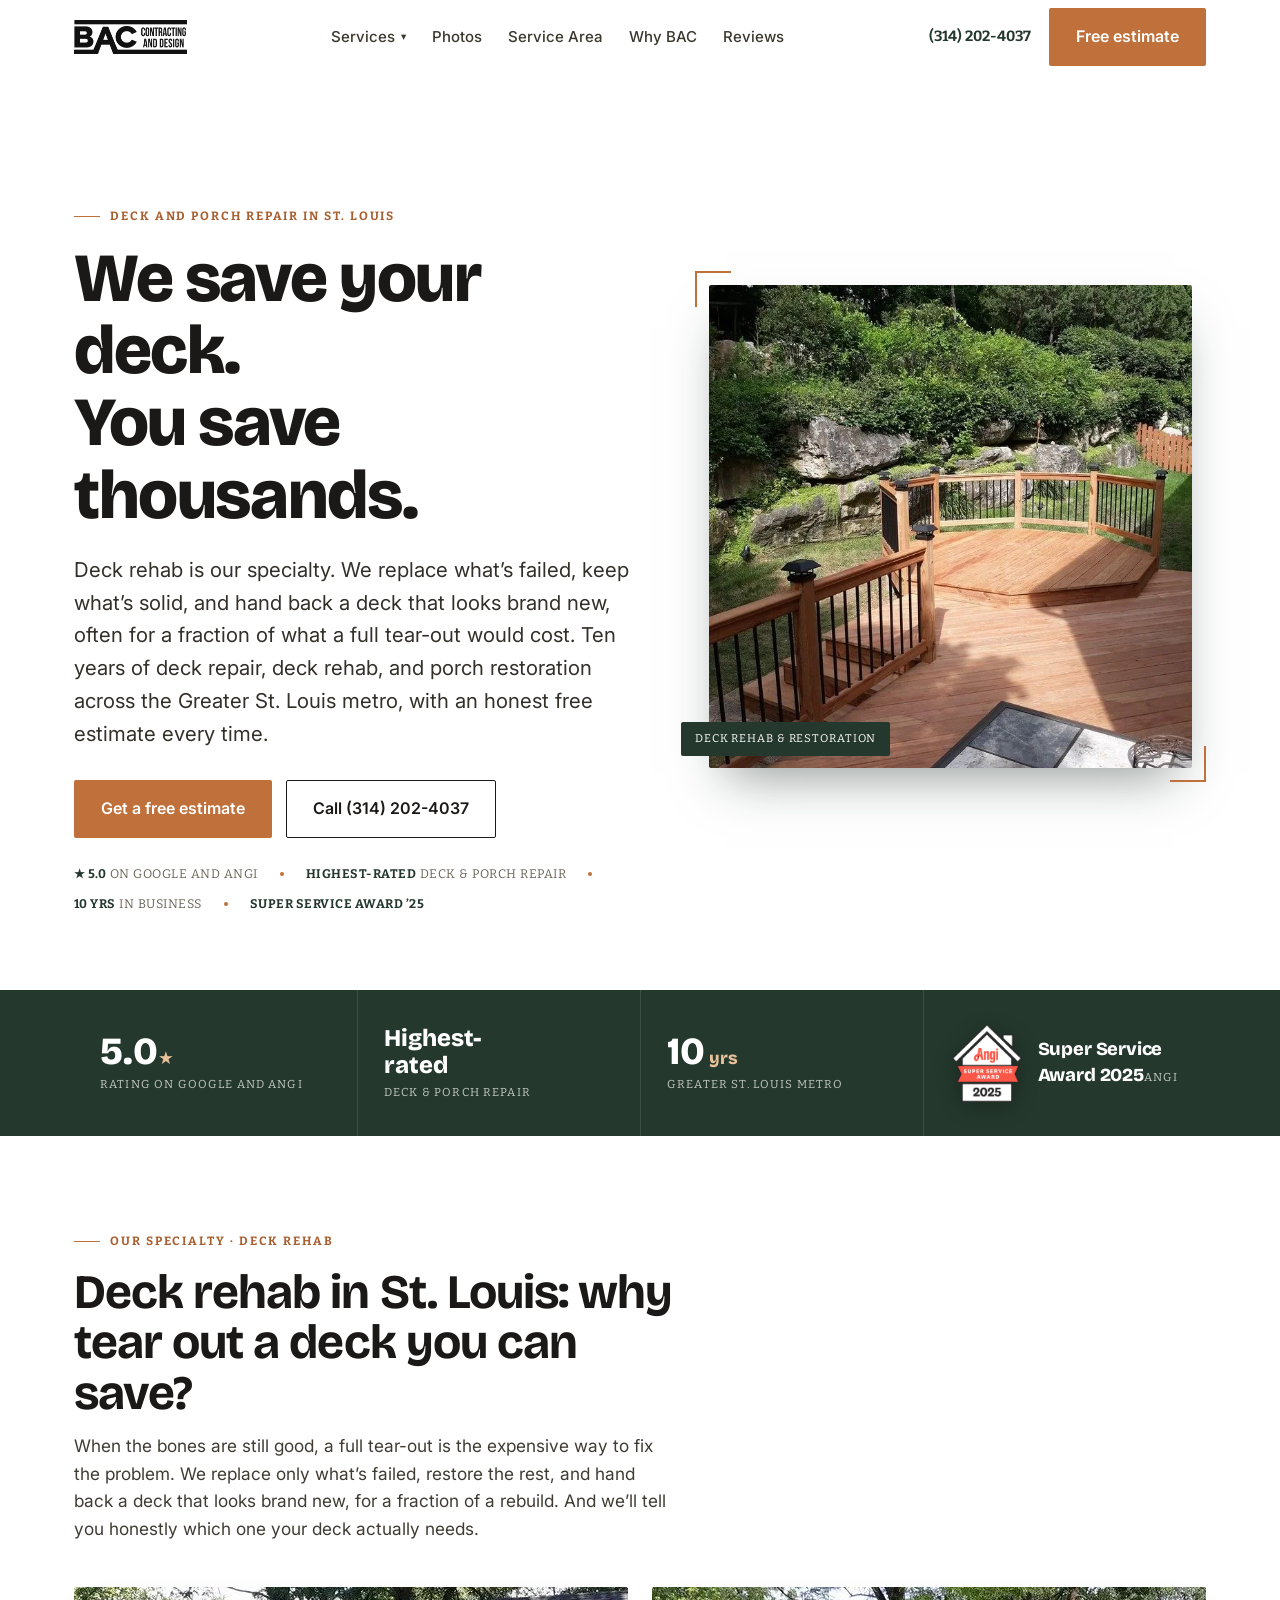
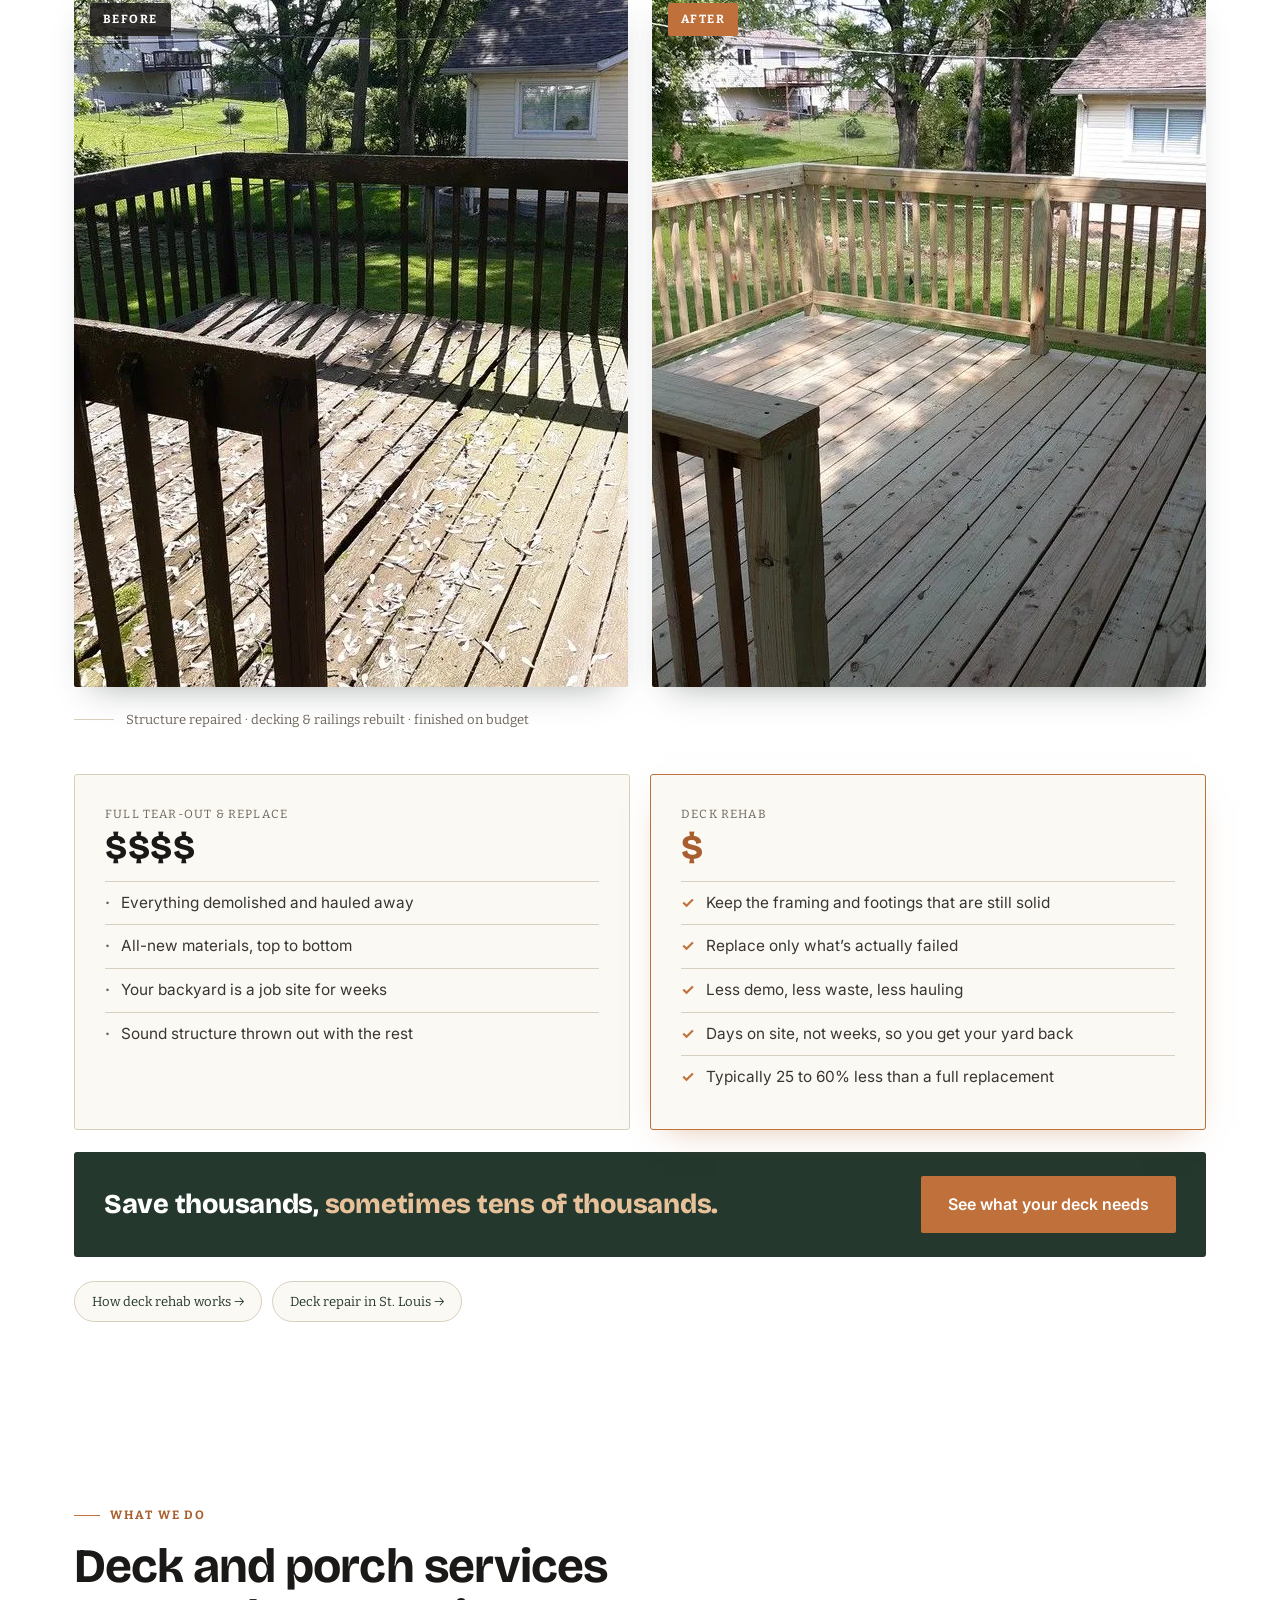
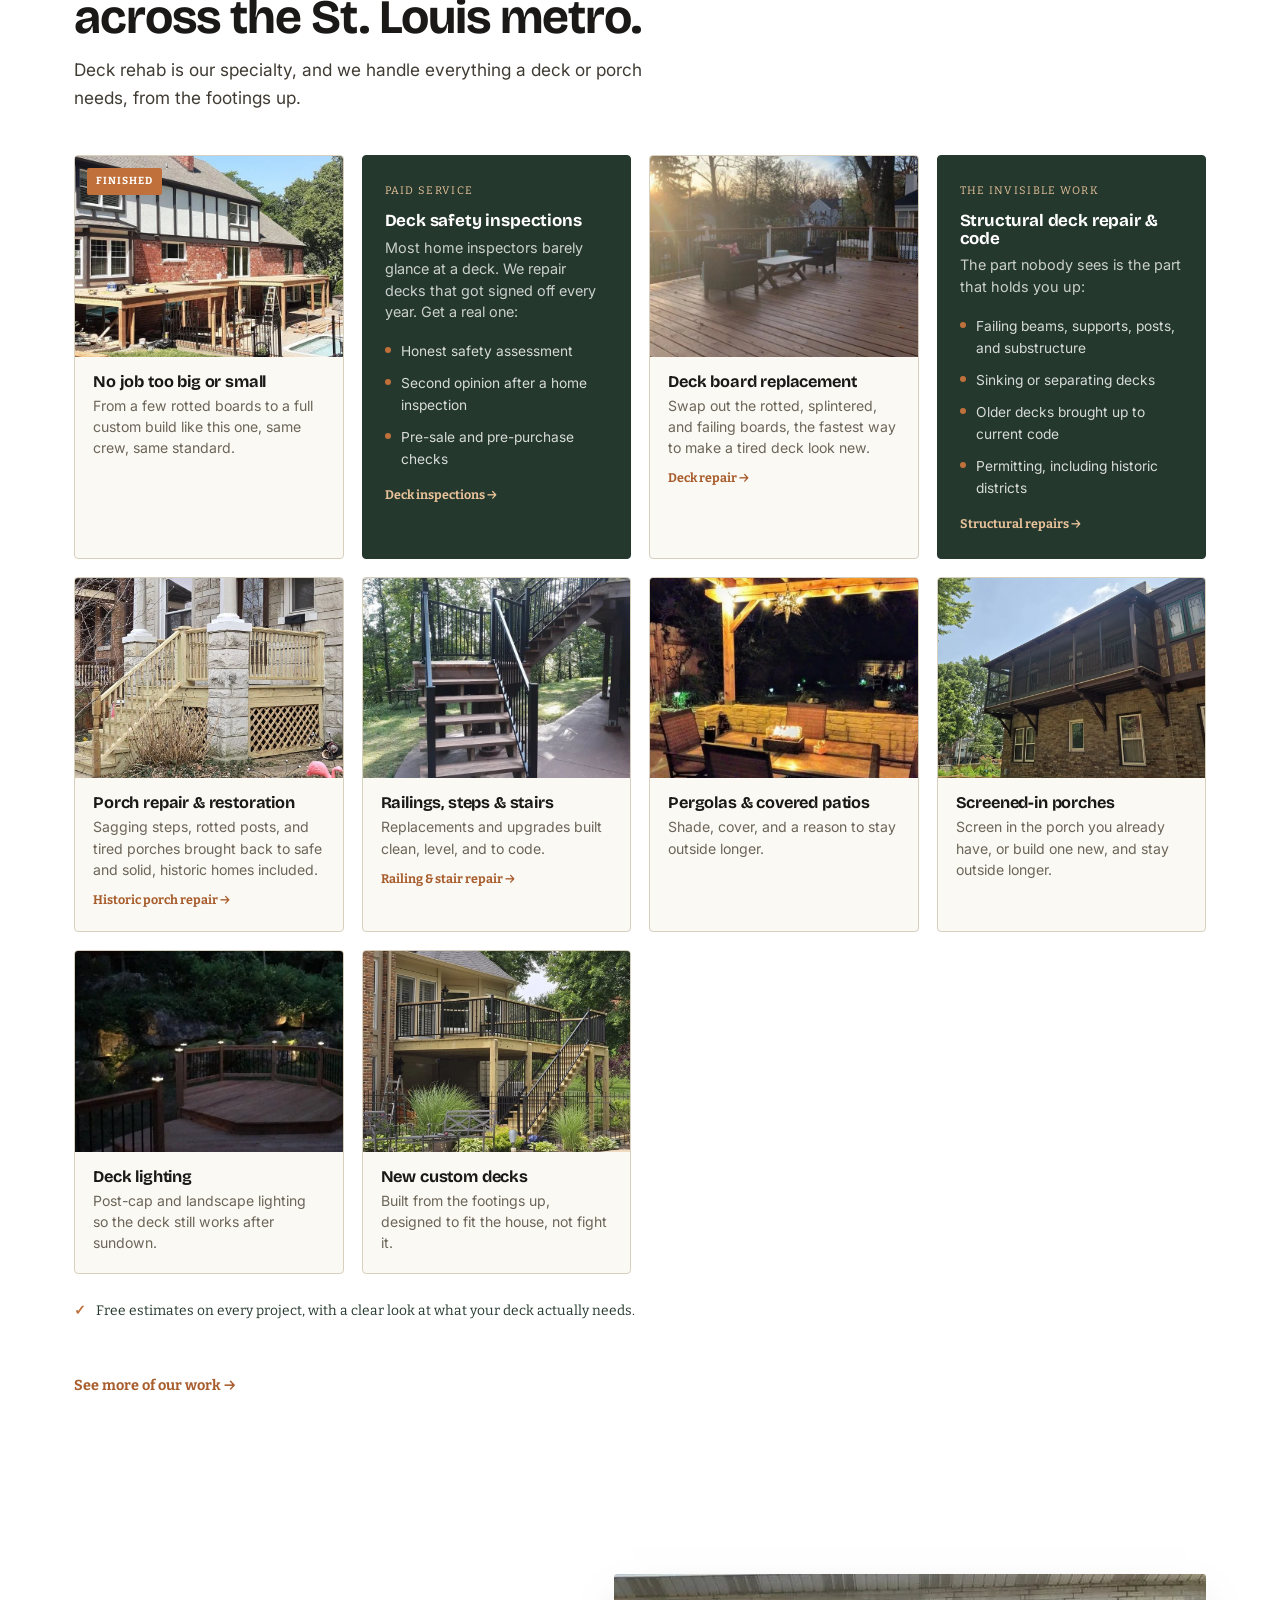
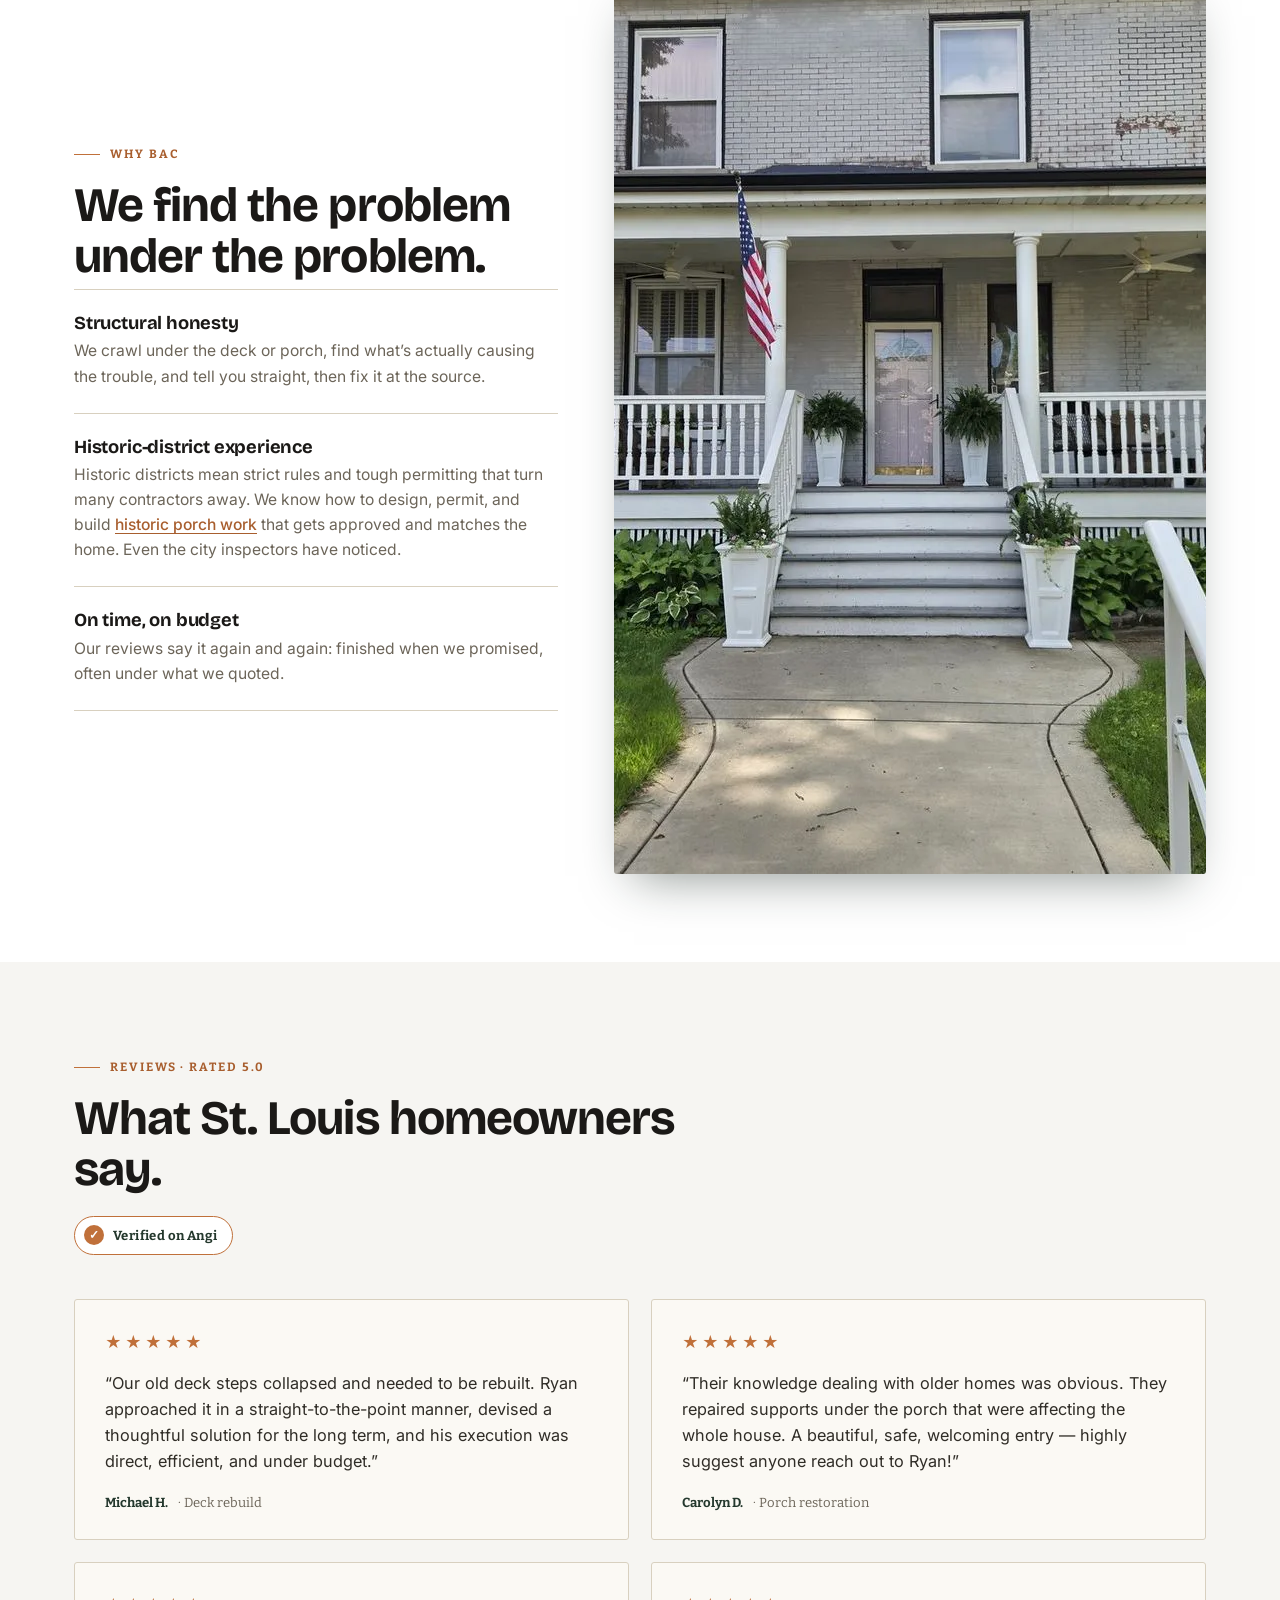
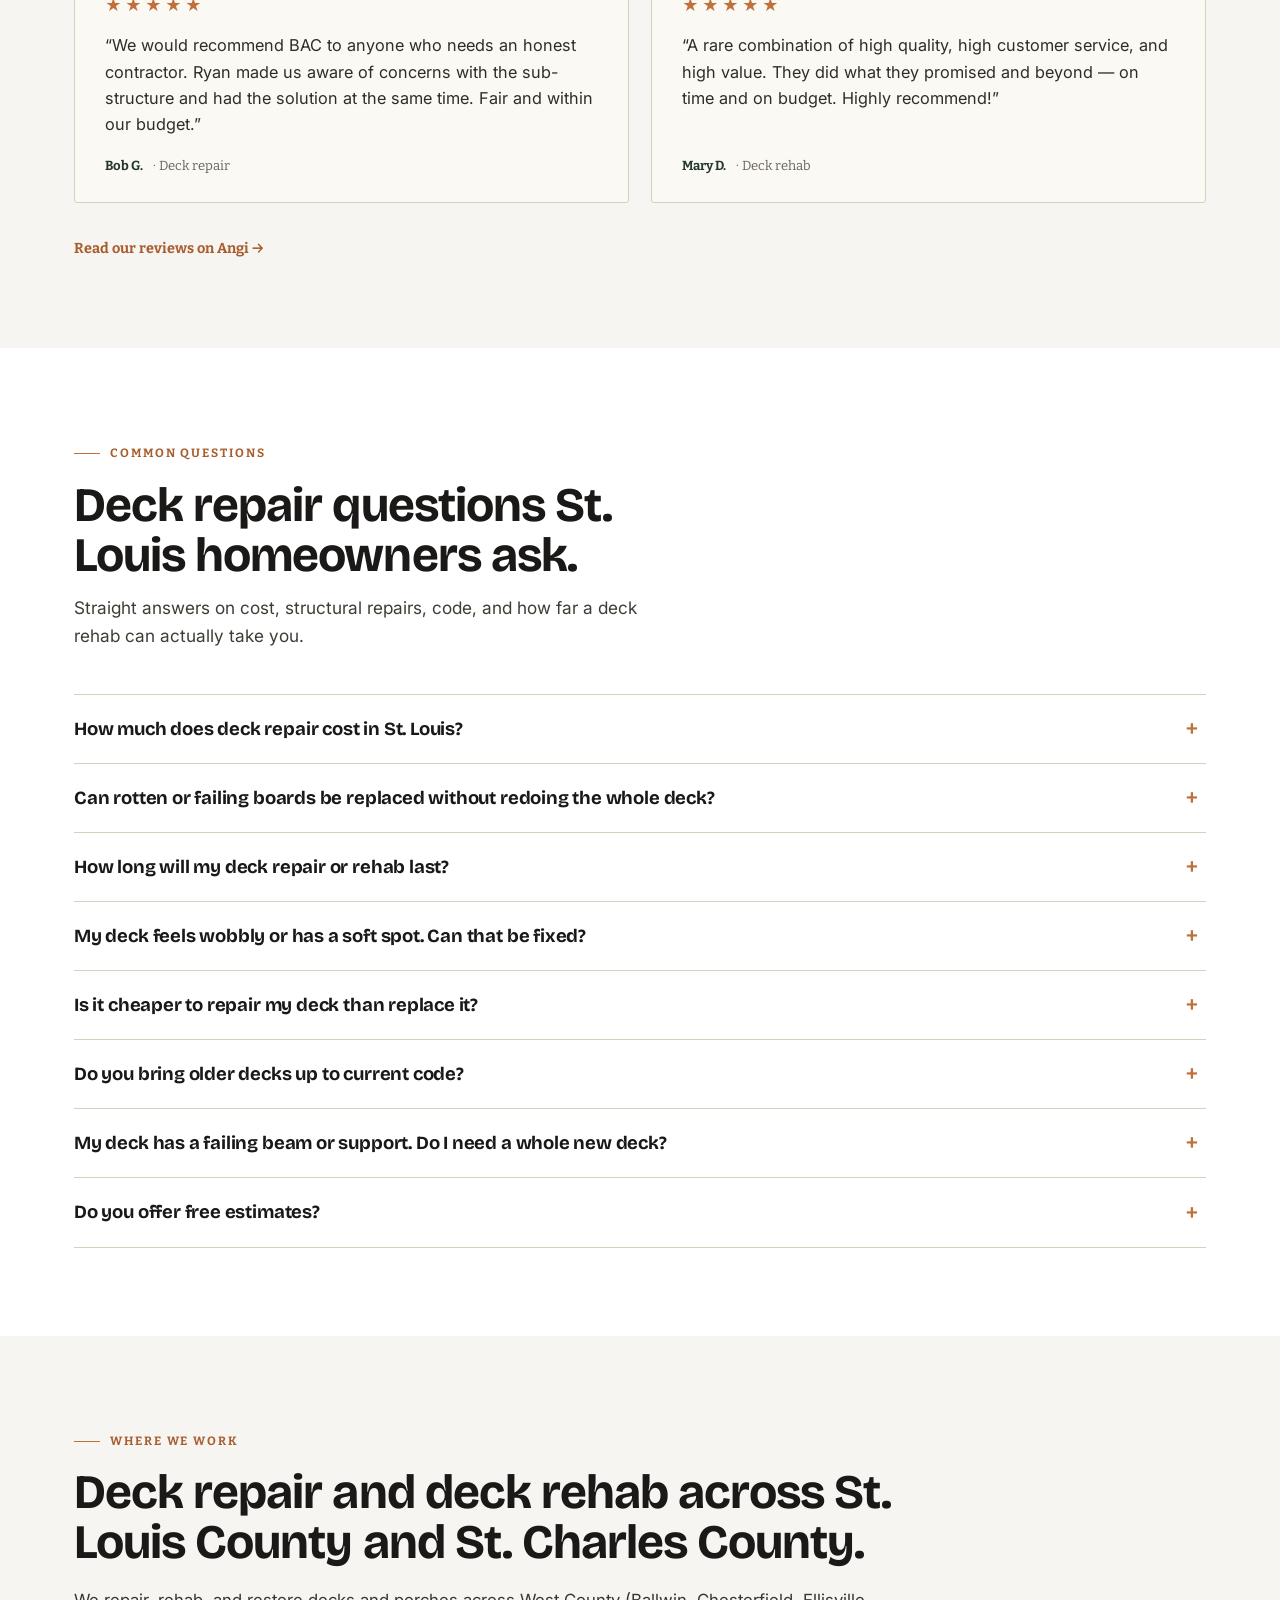
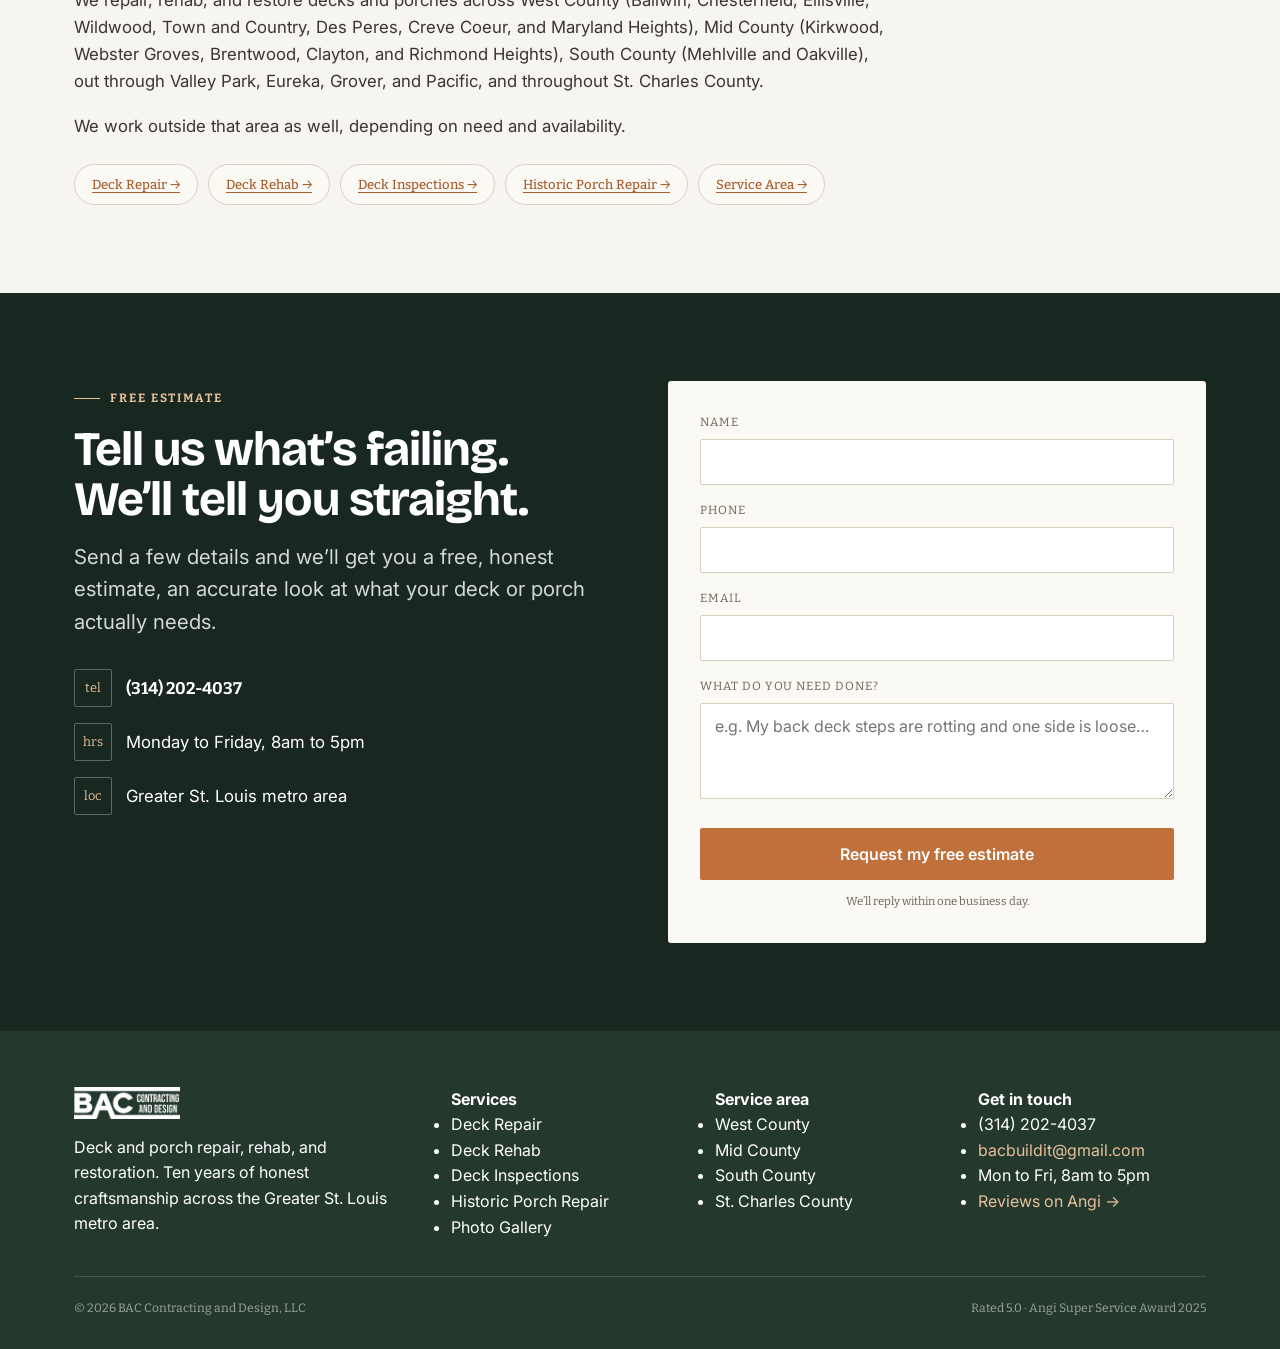
<file: index.html>
<!DOCTYPE html>
<html lang="en">
<head>
<meta charset="UTF-8">
<meta name="viewport" content="width=device-width, initial-scale=1.0">
<title>Deck &amp; Porch Repair St. Louis | Deck Rehab &amp; Restoration</title>
<meta name="description" content="Deck and porch repair, rehab, and restoration across St. Louis. Save thousands versus replacing, plus expert structural and historic porch work. Free estimates.">
<link rel="canonical" href="https://baccontractinganddesign.com/">
<meta name="robots" content="index,follow,max-image-preview:large">
<meta name="theme-color" content="#24382D">

<meta property="og:type" content="website">
<meta property="og:site_name" content="BAC Contracting and Design">
<meta property="og:locale" content="en_US">
<meta property="og:title" content="Deck &amp; Porch Repair St. Louis | Deck Rehab &amp; Restoration">
<meta property="og:description" content="Deck and porch repair, rehab, and restoration across St. Louis. Save thousands versus replacing, plus expert structural and historic porch work. Free estimates.">
<meta property="og:url" content="https://baccontractinganddesign.com/">
<meta property="og:image" content="https://baccontractinganddesign.com/images/img-1fa371feeb.webp">
<meta property="og:image:alt" content="Restored multi-level wood deck with railings on a St. Louis home">
<meta name="twitter:card" content="summary_large_image">
<meta name="twitter:title" content="Deck &amp; Porch Repair St. Louis | Deck Rehab &amp; Restoration">
<meta name="twitter:description" content="Deck and porch repair, rehab, and restoration across St. Louis. Save thousands versus replacing, plus expert structural and historic porch work. Free estimates.">
<meta name="twitter:image" content="https://baccontractinganddesign.com/images/img-1fa371feeb.webp">

<link rel="preconnect" href="https://fonts.googleapis.com">
<link rel="preconnect" href="https://fonts.gstatic.com" crossorigin>
<link href="https://fonts.googleapis.com/css2?family=Bricolage+Grotesque:opsz,wght@12..96,500;12..96,600;12..96,700;12..96,800&family=Inter:wght@400;500;600&family=Bitter:wght@500;600;700&display=swap" rel="stylesheet">
<link rel="stylesheet" href="assets/site.css">

<script type="application/ld+json">
{
  "@context": "https://schema.org",
  "@graph": [
    {
      "@type": "HomeAndConstructionBusiness",
      "@id": "https://baccontractinganddesign.com/#business",
      "name": "BAC Contracting and Design",
      "alternateName": "BAC Contracting and Design, LLC",
      "description": "Deck and porch repair, rehab, and restoration specialists serving the greater St. Louis metro. Deck rehab, structural deck repair, deck inspections, and historic porch restoration.",
      "url": "https://baccontractinganddesign.com/",
      "telephone": "+1-314-202-4037",
      "email": "bacbuildit@gmail.com",
      "image": "https://baccontractinganddesign.com/images/img-1fa371feeb.webp",
      "logo": "https://baccontractinganddesign.com/images/img-20b8680ac4.webp",
      "priceRange": "$$",
      "foundingDate": "2016",
      "address": {
        "@type": "PostalAddress",
        "addressLocality": "St. Louis",
        "addressRegion": "MO",
        "addressCountry": "US"
      },
      "areaServed": [
        {"@type": "City", "name": "Ballwin, Missouri"},
        {"@type": "City", "name": "Chesterfield, Missouri"},
        {"@type": "City", "name": "Ellisville, Missouri"},
        {"@type": "City", "name": "Wildwood, Missouri"},
        {"@type": "City", "name": "Town and Country, Missouri"},
        {"@type": "City", "name": "Des Peres, Missouri"},
        {"@type": "City", "name": "Kirkwood, Missouri"},
        {"@type": "City", "name": "Webster Groves, Missouri"},
        {"@type": "City", "name": "Brentwood, Missouri"},
        {"@type": "City", "name": "Clayton, Missouri"},
        {"@type": "City", "name": "Richmond Heights, Missouri"},
        {"@type": "City", "name": "Mehlville, Missouri"},
        {"@type": "City", "name": "Oakville, Missouri"},
        {"@type": "City", "name": "Valley Park, Missouri"},
        {"@type": "City", "name": "Eureka, Missouri"},
        {"@type": "City", "name": "Grover, Missouri"},
        {"@type": "City", "name": "Pacific, Missouri"},
        {"@type": "City", "name": "Creve Coeur, Missouri"},
        {"@type": "City", "name": "Maryland Heights, Missouri"},
        {"@type": "AdministrativeArea", "name": "St. Charles County, Missouri"}
      ],
      "openingHoursSpecification": [{
        "@type": "OpeningHoursSpecification",
        "dayOfWeek": ["Monday","Tuesday","Wednesday","Thursday","Friday"],
        "opens": "08:00",
        "closes": "17:00"
      }],
      "aggregateRating": {
        "@type": "AggregateRating",
        "ratingValue": "5.0",
        "reviewCount": "5",
        "bestRating": "5",
        "worstRating": "1"
      },
      "sameAs": ["https://www.angi.com/companylist/us/mo/st.-louis/bac-contracting-and-design-llc-reviews-1.htm"],
      "hasOfferCatalog": {
        "@type": "OfferCatalog",
        "name": "Deck and porch services in St. Louis",
        "itemListElement": [
          {"@type": "Offer", "itemOffered": {"@type": "Service", "name": "Deck Repair", "url": "https://baccontractinganddesign.com/deck-repair-st-louis"}},
          {"@type": "Offer", "itemOffered": {"@type": "Service", "name": "Deck Rehab and Restoration", "url": "https://baccontractinganddesign.com/deck-rehab-st-louis"}},
          {"@type": "Offer", "itemOffered": {"@type": "Service", "name": "Deck Safety Inspections", "url": "https://baccontractinganddesign.com/deck-inspections-st-louis"}},
          {"@type": "Offer", "itemOffered": {"@type": "Service", "name": "Historic Porch Repair and Restoration", "url": "https://baccontractinganddesign.com/historic-porch-repair-st-louis"}}
        ]
      }
    },
    {
      "@type": "WebSite",
      "@id": "https://baccontractinganddesign.com/#website",
      "url": "https://baccontractinganddesign.com/",
      "name": "BAC Contracting and Design",
      "publisher": {"@id": "https://baccontractinganddesign.com/#business"},
      "inLanguage": "en-US"
    },
    {
      "@type": "WebPage",
      "@id": "https://baccontractinganddesign.com/#webpage",
      "url": "https://baccontractinganddesign.com/",
      "name": "Deck and Porch Repair St. Louis, Deck Rehab and Restoration",
      "isPartOf": {"@id": "https://baccontractinganddesign.com/#website"},
      "about": {"@id": "https://baccontractinganddesign.com/#business"},
      "inLanguage": "en-US"
    }
  ]
}
</script>

<script type="application/ld+json">
{
  "@context": "https://schema.org",
  "@type": "FAQPage",
  "@id": "https://baccontractinganddesign.com/#faq",
  "mainEntity": [
    {
      "@type": "Question",
      "name": "How much does deck repair cost in St. Louis?",
      "acceptedAnswer": {"@type": "Answer", "text": "It starts with a question we ask every customer: what's your goal? Just want the deck safe and usable again for as little as possible? We'll get you there. Want it solid enough that you never have to think about it again? We'll get you there too. Need it to pass an inspection? Done. Once we know what you're actually after, we find the most affordable way to make it happen, and you'll always get options, cheapest included. Because we'll take on the repairs a lot of companies won't, we can often fix what's actually wrong instead of replacing the whole deck, which is how a rehab saves most homeowners 25 to 60%, and a structural repair up to 75%, versus a full rebuild. The exact number comes from walking your deck together, and that estimate is free."}
    },
    {
      "@type": "Question",
      "name": "Can rotten or failing boards be replaced without redoing the whole deck?",
      "acceptedAnswer": {"@type": "Answer", "text": "Yes, and it's some of the most common work we do. Rotted, cracked, splintered, or warped boards get pulled and swapped for new ones, while the solid structure underneath stays right where it is. In most cases you'd never know only part of the deck was touched when we're done. It's the fastest, most affordable way to take a deck that looks past its prime and make it feel new again."}
    },
    {
      "@type": "Question",
      "name": "How long will my deck repair or rehab last?",
      "acceptedAnswer": {"@type": "Answer", "text": "Three things decide how long a deck lasts: the materials, the location, and how well you take care of it. Keep up with it, and you're looking at 20 years. Here's our rule though: we won't rehab a deck that wouldn't last as long as a brand new one. If yours truly needs to be replaced, we'll tell you that straight. But honestly? The vast majority of the time, it doesn't. Most decks have good bones and just need the right work to bring them back to solid, safe, and good for decades."}
    },
    {
      "@type": "Question",
      "name": "My deck feels wobbly or has a soft spot. Can that be fixed?",
      "acceptedAnswer": {"@type": "Answer", "text": "Usually, yes, and it's worth having us look sooner rather than later. A wobbly railing, a bouncy or soft spot underfoot, stairs that feel loose, those are all signs that something specific has worn or failed, not necessarily that the whole deck is done. Often it comes back to a support, a connection, or a section of framing that needs attention. We find what's actually causing it and fix that, so your deck is solid and safe to walk on again."}
    },
    {
      "@type": "Question",
      "name": "Is it cheaper to repair my deck than replace it?",
      "acceptedAnswer": {"@type": "Answer", "text": "Almost always, yes, as long as the structure is sound, and usually by a wide margin. A full tear-out and rebuild is the most expensive way to solve a deck problem, and a lot of the time it's solving a problem you don't actually have. When the bones are good, rehabbing your existing deck runs 25 to 60% less than replacing it, and if it comes down to one failing beam or support, a targeted structural repair can cost up to 75% less than a whole new deck. The catch is that repair takes more skill and more willingness than tearing everything down and starting over, which is why some companies steer you toward replacement. We'd rather fix what's actually wrong and save you the money."}
    },
    {
      "@type": "Question",
      "name": "Do you bring older decks up to current code?",
      "acceptedAnswer": {"@type": "Answer", "text": "Yes. A lot of older decks were built before today's safety standards, and small things like railing height, spacing, stair construction, and how the deck attaches to the house all matter for safety. When we work on a deck, we bring those details up to current code so it's safe for your family and holds up if it's ever inspected. If we spot something that isn't right, we'll point it out and tell you what it takes to fix it."}
    },
    {
      "@type": "Question",
      "name": "My deck has a failing beam or support. Do I need a whole new deck?",
      "acceptedAnswer": {"@type": "Answer", "text": "Almost never. A failing beam, a rotting support post, or a sagging section feels like the end of a deck, but it's usually one specific problem in an otherwise solid structure. Structural work like this is highly technical and genuinely dangerous. Replacing a beam can mean lifting the entire weight of the deck and working underneath it, which is why a lot of companies won't take it on and will tell you the whole deck has to come down instead. We will take it on. We go in, fix the actual failure, and leave you with a deck that's structurally sound for years, often for up to 75% less than a full replacement. It's some of the most demanding work there is, and some of the most worth it, because it saves people thousands they were told they had no choice but to spend."}
    },
    {
      "@type": "Question",
      "name": "Do you offer free estimates?",
      "acceptedAnswer": {"@type": "Answer", "text": "Yes, always. We'll come out, walk your deck with you, listen to what you're trying to accomplish, and give you a clear, honest assessment of what it needs. No cost, no obligation, and no pressure to decide anything on the spot. Even if it turns out the fix is simple, you'll walk away knowing exactly where your deck stands."}
    }
  ]
}
</script>
</head>
<body>

<header id="site-header">
  <div class="wrap nav">
    <a href="/" aria-label="BAC Contracting and Design home"><img decoding="async" fetchpriority="high" width="900" height="272" class="logo" src="images/img-20b8680ac4.webp" alt="BAC Contracting and Design, deck and porch repair in St. Louis"></a>
    <nav class="nav-links" aria-label="Primary">
      <div class="has-drop" id="svcDropWrap">
        <button class="drop-btn" id="svcDropBtn" type="button" aria-expanded="false" aria-controls="svcDrop">Services <span class="caret" aria-hidden="true">▾</span></button>
        <div class="drop" id="svcDrop">
          <a href="/deck-repair-st-louis">Deck Repair</a>
          <a href="/deck-rehab-st-louis">Deck Rehab</a>
          <a href="/deck-inspections-st-louis">Deck Inspections</a>
          <a href="/historic-porch-repair-st-louis">Historic Porch Repair</a>
        </div>
      </div>
      <a href="/work.html">Photos</a>
      <a href="/service-area">Service Area</a>
      <a href="#why">Why BAC</a>
      <a href="#reviews">Reviews</a>
    </nav>
    <div class="nav-cta">
      <a class="nav-phone" href="tel:3142024037">(314) 202-4037</a>
      <a class="btn btn-primary" href="#estimate">Free estimate</a>
      <button class="hamburger" id="burger" type="button" aria-label="Menu" aria-expanded="false"><span></span><span></span><span></span></button>
    </div>
  </div>
  <div class="mobile-menu" id="mobileMenu">
    <div class="mm-label">Services</div>
    <a class="mm-sub" href="/deck-repair-st-louis">Deck Repair</a>
    <a class="mm-sub" href="/deck-rehab-st-louis">Deck Rehab</a>
    <a class="mm-sub" href="/deck-inspections-st-louis">Deck Inspections</a>
    <a class="mm-sub" href="/historic-porch-repair-st-louis">Historic Porch Repair</a>
    <a href="/work.html">Photos</a>
    <a href="/service-area">Service Area</a>
    <a href="#why">Why BAC</a>
    <a href="#reviews">Reviews</a>
    <a href="tel:3142024037">Call (314) 202-4037</a>
    <a class="btn btn-primary" href="#estimate">Get a free estimate</a>
  </div>
</header>

<main id="top">

  <!-- HERO -->
  <section class="hero">
    <div class="wrap hero-grid">
      <div class="hero-copy reveal">
        <h1 class="hero-h1">
          <span class="h1-kicker eyebrow">Deck and Porch Repair in St. Louis</span>
          <span class="h1-claim">We save your deck.<br>You save thousands.</span>
        </h1>
        <p class="lead">Deck rehab is our specialty. We replace what&rsquo;s failed, keep what&rsquo;s solid, and hand back a deck that looks brand new, often for a fraction of what a full tear-out would cost. Ten years of deck repair, deck rehab, and porch restoration across the Greater St.&nbsp;Louis metro, with an honest free estimate every time.</p>
        <div class="hero-btns">
          <a class="btn btn-primary" href="#estimate">Get a free estimate</a>
          <a class="btn btn-ghost" href="tel:3142024037">Call (314) 202-4037</a>
        </div>
        <div class="hero-trust">
          <span><b>★ 5.0</b> on Google and Angi</span><span class="dot"></span>
          <span><b>Highest-rated</b> deck &amp; porch repair</span><span class="dot"></span>
          <span><b>10 yrs</b> in business</span><span class="dot"></span>
          <span><b>Super Service Award ’25</b></span>
        </div>
      </div>
      <div class="hero-img reveal">
        <div class="frame">
          <img decoding="async" fetchpriority="high" width="700" height="700" src="images/img-1fa371feeb.webp" alt="Multi-level wood deck rehab with new railings and landscape lighting on a St. Louis home">
          <span class="spec">Deck rehab &amp; restoration</span>
        </div>
      </div>
    </div>
  </section>

  <!-- TRUST BAND -->
  <div class="band">
    <div class="wrap band-grid">
      <div class="stat"><span class="num">5.0<small>★</small></span><span class="lab">Rating on Google and Angi</span></div>
      <div class="stat"><span class="num" style="font-size:1.5rem;line-height:1.12">Highest-<br>rated</span><span class="lab">Deck &amp; porch repair</span></div>
      <div class="stat"><span class="num">10<small> yrs</small></span><span class="lab">Greater St. Louis metro</span></div>
      <div class="stat badge-stat">
        <img decoding="async" loading="lazy" width="699" height="778" src="images/img-53698a51e8.webp" alt="Angi Super Service Award 2025 for deck and porch repair in St. Louis">
        <div class="txt"><span class="num">Super Service<br>Award 2025</span><span class="lab">Angi</span></div>
      </div>
    </div>
  </div>

  <!-- BEFORE / AFTER -->
  <section class="block" id="work">
    <div class="wrap">
      <div class="sec-head reveal">
        <span class="eyebrow">Our specialty · Deck rehab</span>
        <h2>Deck rehab in St. Louis: why tear out a deck you can save?</h2>
        <p>When the bones are still good, a full tear-out is the expensive way to fix the problem. We replace only what&rsquo;s failed, restore the rest, and hand back a deck that looks brand new, for a fraction of a rebuild. And we&rsquo;ll tell you honestly which one your deck actually needs.</p>
      </div>
      <div class="ba-grid reveal">
        <figure class="ba before"><span class="tag">Before</span><img decoding="async" loading="lazy" width="700" height="700" src="images/img-0a555f0503.webp" alt="Weathered St. Louis deck with failing boards and railings before deck rehab"></figure>
        <figure class="ba after"><span class="tag">After</span><img decoding="async" loading="lazy" width="700" height="700" src="images/img-1a8899a496.webp" alt="The same St. Louis deck after rehab with new decking, railings and repaired structure"></figure>
      </div>
      <p class="ba-note reveal">Structure repaired · decking &amp; railings rebuilt · finished on budget</p>

      <div class="save-grid reveal" style="margin-top:44px">
        <div class="save-card replace">
          <div class="tier">Full tear-out &amp; replace</div>
          <div class="cost">$$$$</div>
          <ul>
            <li>Everything demolished and hauled away</li>
            <li>All-new materials, top to bottom</li>
            <li>Your backyard is a job site for weeks</li>
            <li>Sound structure thrown out with the rest</li>
          </ul>
        </div>
        <div class="save-card rehab">
          <div class="tier">Deck rehab</div>
          <div class="cost">$</div>
          <ul>
            <li>Keep the framing and footings that are still solid</li>
            <li>Replace only what&rsquo;s actually failed</li>
            <li>Less demo, less waste, less hauling</li>
            <li>Days on site, not weeks, so you get your yard back</li>
            <li>Typically 25 to 60% less than a full replacement</li>
          </ul>
        </div>
      </div>
      <div class="save-banner reveal">
        <span class="big">Save thousands, <em>sometimes tens of thousands.</em></span>
        <a class="btn btn-primary" href="#estimate">See what your deck needs</a>
      </div>
      <div class="pill-row reveal">
        <a class="pill" href="/deck-rehab-st-louis">How deck rehab works →</a>
        <a class="pill" href="/deck-repair-st-louis">Deck repair in St. Louis →</a>
      </div>
    </div>
  </section>

  <!-- SERVICES -->
  <section class="block" id="services">
    <div class="wrap">
      <div class="sec-head reveal">
        <span class="eyebrow">What we do</span>
        <h2>Deck and porch services across the St. Louis metro.</h2>
        <p>Deck rehab is our specialty, and we handle everything a deck or porch needs, from the footings up.</p>
      </div>
      <div class="svc2-grid reveal">

        <div class="svc2">
          <div class="pic tl">
            <img decoding="async" loading="lazy" width="700" height="700" class="frame-b" src="images/img-ea565430ad.webp" alt="Finished custom wood deck wrapping a Tudor brick home in St. Louis">
            <img decoding="async" loading="lazy" width="700" height="700" class="frame-a" src="images/img-9e711f53d5.webp" alt="The same St. Louis deck under construction showing new framing and joists">
            <span class="tl-chip chip-a">Framing</span><span class="tl-chip chip-b">Finished</span>
          </div>
          <div class="body"><h3>No job too big or small</h3><p>From a few rotted boards to a full custom build like this one, same crew, same standard.</p></div>
        </div>

        <a class="svc2 txt" href="/deck-inspections-st-louis">
          <div class="body">
            <div class="kicker">Paid service</div>
            <h3>Deck safety inspections</h3>
            <p>Most home inspectors barely glance at a deck. We repair decks that got signed off every year. Get a real one:</p>
            <ul>
              <li>Honest safety assessment</li>
              <li>Second opinion after a home inspection</li>
              <li>Pre-sale and pre-purchase checks</li>
            </ul>
            <span class="more">Deck inspections →</span>
          </div>
        </a>

        <a class="svc2" href="/deck-repair-st-louis"><div class="pic"><img decoding="async" loading="lazy" width="700" height="700" src="images/img-6f8c1f5fb9.webp" alt="St. Louis deck after rotted deck board replacement, photographed at golden hour"></div><div class="body"><h3>Deck board replacement</h3><p>Swap out the rotted, splintered, and failing boards, the fastest way to make a tired deck look new.</p><span class="more">Deck repair →</span></div></a>

        <a class="svc2 txt" href="/deck-repair-st-louis#structural">
          <div class="body">
            <div class="kicker">The invisible work</div>
            <h3>Structural deck repair &amp; code</h3>
            <p>The part nobody sees is the part that holds you up:</p>
            <ul>
              <li>Failing beams, supports, posts, and substructure</li>
              <li>Sinking or separating decks</li>
              <li>Older decks brought up to current code</li>
              <li>Permitting, including historic districts</li>
            </ul>
            <span class="more">Structural repairs →</span>
          </div>
        </a>

        <a class="svc2" href="/historic-porch-repair-st-louis"><div class="pic"><img decoding="async" loading="lazy" width="900" height="900" src="images/img-c30a82d945.webp" alt="Restored historic St. Louis stone rowhouse porch with period turned-spindle railings"></div><div class="body"><h3>Porch repair &amp; restoration</h3><p>Sagging steps, rotted posts, and tired porches brought back to safe and solid, historic homes included.</p><span class="more">Historic porch repair →</span></div></a>

        <a class="svc2" href="/deck-repair-st-louis#railings"><div class="pic"><img decoding="async" loading="lazy" width="700" height="700" src="images/img-2ff19680f3.webp" alt="Rebuilt deck stairs with landing and black metal railings in St. Louis County"></div><div class="body"><h3>Railings, steps &amp; stairs</h3><p>Replacements and upgrades built clean, level, and to code.</p><span class="more">Railing &amp; stair repair →</span></div></a>

        <div class="svc2"><div class="pic"><img decoding="async" loading="lazy" width="700" height="700" src="images/img-53b4a3c75c.webp" alt="Covered patio with cedar pergola and string lights on a St. Louis home"></div><div class="body"><h3>Pergolas &amp; covered patios</h3><p>Shade, cover, and a reason to stay outside longer.</p></div></div>

        <div class="svc2"><div class="pic"><img decoding="async" loading="lazy" width="900" height="900" src="images/img-4bf180ef98.webp" alt="Elevated screened-in porch on a Tudor brick home in the St. Louis metro"></div><div class="body"><h3>Screened-in porches</h3><p>Screen in the porch you already have, or build one new, and stay outside longer.</p></div></div>

        <div class="svc2"><div class="pic"><img decoding="async" loading="lazy" width="700" height="700" src="images/img-d0d6eb4c52.webp" alt="St. Louis deck with post-cap and landscape lighting at night"></div><div class="body"><h3>Deck lighting</h3><p>Post-cap and landscape lighting so the deck still works after sundown.</p></div></div>

        <div class="svc2"><div class="pic"><img decoding="async" loading="lazy" width="900" height="900" src="images/img-ea634b7ead.webp" alt="Elevated custom deck with black railings and staircase overlooking a pool in St. Louis County"></div><div class="body"><h3>New custom decks</h3><p>Built from the footings up, designed to fit the house, not fight it.</p></div></div>

      </div>
      <p class="svc-foot reveal">Free estimates on every project, with a clear look at what your deck actually needs.</p>
      <p class="reveal" style="margin-top:18px"><a class="rev-more" href="/work.html">See more of our work →</a></p>
    </div>
  </section>

  <!-- WHY -->
  <section class="block" id="why">
    <div class="wrap why-grid">
      <div class="reveal">
        <span class="eyebrow">Why BAC</span>
        <h2 style="margin:16px 0 8px">We find the problem under the problem.</h2>
        <ul class="why-list">
          <li><div><h3>Structural honesty</h3><p>We crawl under the deck or porch, find what&rsquo;s actually causing the trouble, and tell you straight, then fix it at the source.</p></div></li>
          <li><div><h3>Historic-district experience</h3><p>Historic districts mean strict rules and tough permitting that turn many contractors away. We know how to design, permit, and build <a class="inline-link" href="/historic-porch-repair-st-louis">historic porch work</a> that gets approved and matches the home. Even the city inspectors have noticed.</p></div></li>
          <li><div><h3>On time, on budget</h3><p>Our reviews say it again and again: finished when we promised, often under what we quoted.</p></div></li>
        </ul>
      </div>
      <div class="why-img reveal">
        <img decoding="async" loading="lazy" width="900" height="900" src="images/img-efbe7f5225.webp" alt="Restored historic front porch with period columns and railings on a St. Louis home">
      </div>
    </div>
  </section>

  <!-- REVIEWS -->
  <section class="block tint" id="reviews">
    <div class="wrap">
      <div class="sec-head reveal">
        <span class="eyebrow">Reviews · Rated 5.0</span>
        <h2>What St. Louis homeowners say.</h2>
        <a class="angi-verified" href="https://www.angi.com/companylist/us/mo/st.-louis/bac-contracting-and-design-llc-reviews-1.htm" target="_blank" rel="noopener"><span class="chk">&#10003;</span> Verified on Angi</a>
      </div>
      <div class="rev-grid reveal">
        <div class="rev">
          <div class="stars" aria-label="5 out of 5 stars">★★★★★</div>
          <p>&ldquo;Our old deck steps collapsed and needed to be rebuilt. Ryan approached it in a straight-to-the-point manner, devised a thoughtful solution for the long term, and his execution was direct, efficient, and under budget.&rdquo;</p>
          <div class="who"><b>Michael H.</b> · Deck rebuild</div>
        </div>
        <div class="rev">
          <div class="stars" aria-label="5 out of 5 stars">★★★★★</div>
          <p>&ldquo;Their knowledge dealing with older homes was obvious. They repaired supports under the porch that were affecting the whole house. A beautiful, safe, welcoming entry &mdash; highly suggest anyone reach out to Ryan!&rdquo;</p>
          <div class="who"><b>Carolyn D.</b> · Porch restoration</div>
        </div>
        <div class="rev">
          <div class="stars" aria-label="5 out of 5 stars">★★★★★</div>
          <p>&ldquo;We would recommend BAC to anyone who needs an honest contractor. Ryan made us aware of concerns with the sub-structure and had the solution at the same time. Fair and within our budget.&rdquo;</p>
          <div class="who"><b>Bob G.</b> · Deck repair</div>
        </div>
        <div class="rev">
          <div class="stars" aria-label="5 out of 5 stars">★★★★★</div>
          <p>&ldquo;A rare combination of high quality, high customer service, and high value. They did what they promised and beyond &mdash; on time and on budget. Highly recommend!&rdquo;</p>
          <div class="who"><b>Mary D.</b> · Deck rehab</div>
        </div>
      </div>
      <a class="rev-more" href="https://www.angi.com/companylist/us/mo/st.-louis/bac-contracting-and-design-llc-reviews-1.htm" target="_blank" rel="noopener">Read our reviews on Angi →</a>
    </div>
  </section>

  <!-- FAQ -->
  <section class="block" id="faq">
    <div class="wrap">
      <div class="sec-head reveal">
        <span class="eyebrow">Common questions</span>
        <h2>Deck repair questions St. Louis homeowners ask.</h2>
        <p>Straight answers on cost, structural repairs, code, and how far a deck rehab can actually take you.</p>
      </div>
      <div class="faq reveal">

        <details>
          <summary>How much does deck repair cost in St. Louis?</summary>
          <div class="ans"><p>It starts with a question we ask every customer: what&rsquo;s your goal? Just want the deck safe and usable again for as little as possible? We&rsquo;ll get you there. Want it solid enough that you never have to think about it again? We&rsquo;ll get you there too. Need it to pass an inspection? Done. Once we know what you&rsquo;re actually after, we find the most affordable way to make it happen, and you&rsquo;ll always get options, cheapest included. Because we&rsquo;ll take on the repairs a lot of companies won&rsquo;t, we can often fix what&rsquo;s actually wrong instead of replacing the whole deck, which is how a rehab saves most homeowners 25 to 60%, and a structural repair up to 75%, versus a full rebuild. The exact number comes from walking your deck together, and that estimate is free.</p></div>
        </details>

        <details>
          <summary>Can rotten or failing boards be replaced without redoing the whole deck?</summary>
          <div class="ans"><p>Yes, and it&rsquo;s some of the most common work we do. Rotted, cracked, splintered, or warped boards get pulled and swapped for new ones, while the solid structure underneath stays right where it is. In most cases you&rsquo;d never know only part of the deck was touched when we&rsquo;re done. It&rsquo;s the fastest, most affordable way to take a deck that looks past its prime and make it feel new again.</p></div>
        </details>

        <details>
          <summary>How long will my deck repair or rehab last?</summary>
          <div class="ans"><p>Three things decide how long a deck lasts: the materials, the location, and how well you take care of it. Keep up with it, and you&rsquo;re looking at 20 years. Here&rsquo;s our rule though: we won&rsquo;t rehab a deck that wouldn&rsquo;t last as long as a brand new one. If yours truly needs to be replaced, we&rsquo;ll tell you that straight. But honestly? The vast majority of the time, it doesn&rsquo;t. Most decks have good bones and just need the right work to bring them back to solid, safe, and good for decades.</p></div>
        </details>

        <details>
          <summary>My deck feels wobbly or has a soft spot. Can that be fixed?</summary>
          <div class="ans"><p>Usually, yes, and it&rsquo;s worth having us look sooner rather than later. A wobbly railing, a bouncy or soft spot underfoot, stairs that feel loose, those are all signs that something specific has worn or failed, not necessarily that the whole deck is done. Often it comes back to a support, a connection, or a section of framing that needs attention. We find what&rsquo;s actually causing it and fix that, so your deck is solid and safe to walk on again.</p></div>
        </details>

        <details>
          <summary>Is it cheaper to repair my deck than replace it?</summary>
          <div class="ans"><p>Almost always, yes, as long as the structure is sound, and usually by a wide margin. A full tear-out and rebuild is the most expensive way to solve a deck problem, and a lot of the time it&rsquo;s solving a problem you don&rsquo;t actually have. When the bones are good, rehabbing your existing deck runs 25 to 60% less than replacing it, and if it comes down to one failing beam or support, a targeted structural repair can cost up to 75% less than a whole new deck. The catch is that repair takes more skill and more willingness than tearing everything down and starting over, which is why some companies steer you toward replacement. We&rsquo;d rather fix what&rsquo;s actually wrong and save you the money.</p></div>
        </details>

        <details>
          <summary>Do you bring older decks up to current code?</summary>
          <div class="ans"><p>Yes. A lot of older decks were built before today&rsquo;s safety standards, and small things like railing height, spacing, stair construction, and how the deck attaches to the house all matter for safety. When we work on a deck, we bring those details up to current code so it&rsquo;s safe for your family and holds up if it&rsquo;s ever inspected. If we spot something that isn&rsquo;t right, we&rsquo;ll point it out and tell you what it takes to fix it.</p></div>
        </details>

        <details>
          <summary>My deck has a failing beam or support. Do I need a whole new deck?</summary>
          <div class="ans"><p>Almost never. A failing beam, a rotting support post, or a sagging section feels like the end of a deck, but it&rsquo;s usually one specific problem in an otherwise solid structure. Structural work like this is highly technical and genuinely dangerous. Replacing a beam can mean lifting the entire weight of the deck and working underneath it, which is why a lot of companies won&rsquo;t take it on and will tell you the whole deck has to come down instead. We will take it on. We go in, fix the actual failure, and leave you with a deck that&rsquo;s structurally sound for years, often for up to 75% less than a full replacement. It&rsquo;s some of the most demanding work there is, and some of the most worth it, because it saves people thousands they were told they had no choice but to spend.</p></div>
        </details>

        <details>
          <summary>Do you offer free estimates?</summary>
          <div class="ans"><p>Yes, always. We&rsquo;ll come out, walk your deck with you, listen to what you&rsquo;re trying to accomplish, and give you a clear, honest assessment of what it needs. No cost, no obligation, and no pressure to decide anything on the spot. Even if it turns out the fix is simple, you&rsquo;ll walk away knowing exactly where your deck stands.</p></div>
        </details>

      </div>
    </div>
  </section>

  <!-- LOCAL SEO CONTENT -->
  <section class="block tint" id="areas">
    <div class="wrap">
      <div class="prose prose-wide reveal">
        <span class="eyebrow">Where we work</span>
        <h2 style="margin:16px 0 20px">Deck repair and deck rehab across St. Louis County and St. Charles County.</h2>
        <p>We repair, rehab, and restore decks and porches across West County (Ballwin, Chesterfield, Ellisville, Wildwood, Town and Country, Des Peres, Creve Coeur, and Maryland Heights), Mid County (Kirkwood, Webster Groves, Brentwood, Clayton, and Richmond Heights), South County (Mehlville and Oakville), out through Valley Park, Eureka, Grover, and Pacific, and throughout St. Charles County.</p>
        <p>We work outside that area as well, depending on need and availability.</p>
        <div class="pill-row">
          <a class="pill" href="/deck-repair-st-louis">Deck Repair →</a>
          <a class="pill" href="/deck-rehab-st-louis">Deck Rehab →</a>
          <a class="pill" href="/deck-inspections-st-louis">Deck Inspections →</a>
          <a class="pill" href="/historic-porch-repair-st-louis">Historic Porch Repair →</a>
          <a class="pill" href="/service-area">Service Area →</a>
        </div>
      </div>
    </div>
  </section>

  <!-- ESTIMATE -->
  <section class="block cta on-dark" id="estimate">
    <div class="wrap cta-grid">
      <div class="reveal">
        <span class="eyebrow">Free estimate</span>
        <h2>Tell us what&rsquo;s failing. We&rsquo;ll tell you straight.</h2>
        <p class="lead">Send a few details and we&rsquo;ll get you a free, honest estimate, an accurate look at what your deck or porch actually needs.</p>
        <div class="cta-contact">
          <div class="cta-line"><span class="ic">tel</span><b>(314) 202-4037</b></div>
          <div class="cta-line"><span class="ic">hrs</span><span>Monday to Friday, 8am to 5pm</span></div>
          <div class="cta-line"><span class="ic">loc</span><span>Greater St. Louis metro area</span></div>
        </div>
      </div>
      <form id="estimateForm" action="https://formsubmit.co/bacbuildit@gmail.com" method="POST">
        <input type="hidden" name="_subject" value="New free-estimate request from baccontractinganddesign.com">
        <input type="hidden" name="_template" value="table">
        <input type="hidden" name="_captcha" value="false">
        <input type="hidden" name="_next" value="https://baccontractinganddesign.com/?sent=1">
        <input type="text" name="_honey" tabindex="-1" autocomplete="off" aria-hidden="true" style="position:absolute;left:-9999px">
        <div class="fld"><label for="name">Name</label><input id="name" name="name" type="text" autocomplete="name" required></div>
        <div class="fld"><label for="phone">Phone</label><input id="phone" name="phone" type="tel" autocomplete="tel" required></div>
        <div class="fld"><label for="email">Email</label><input id="email" name="email" type="email" autocomplete="email"></div>
        <div class="fld"><label for="msg">What do you need done?</label><textarea id="msg" name="msg" placeholder="e.g. My back deck steps are rotting and one side is loose…"></textarea></div>
        <button class="btn btn-primary" type="submit">Request my free estimate</button>
        <p class="fine">We&rsquo;ll reply within one business day.</p>
      </form>
    </div>
  </section>
</main>

<footer>
  <div class="wrap">
    <div class="foot-grid">
      <div>
        <img decoding="async" loading="lazy" width="900" height="272" class="foot-logo" src="images/img-c56da3584b.webp" alt="BAC Contracting and Design, deck and porch repair in St. Louis">
        <p>Deck and porch repair, rehab, and restoration. Ten years of honest craftsmanship across the Greater St. Louis metro area.</p>
      </div>
      <div>
        <h4>Services</h4>
        <ul>
          <li><a href="/deck-repair-st-louis">Deck Repair</a></li>
          <li><a href="/deck-rehab-st-louis">Deck Rehab</a></li>
          <li><a href="/deck-inspections-st-louis">Deck Inspections</a></li>
          <li><a href="/historic-porch-repair-st-louis">Historic Porch Repair</a></li>
          <li><a href="/work.html">Photo Gallery</a></li>
        </ul>
      </div>
      <div>
        <h4>Service area</h4>
        <ul>
          <li><a href="/service-area">West County</a></li>
          <li><a href="/service-area">Mid County</a></li>
          <li><a href="/service-area">South County</a></li>
          <li><a href="/service-area">St. Charles County</a></li>
        </ul>
      </div>
      <div>
        <h4>Get in touch</h4>
        <ul>
          <li><a href="tel:3142024037">(314) 202-4037</a></li>
          <li><a href="mailto:bacbuildit@gmail.com" style="color:var(--cedar-soft)">bacbuildit@gmail.com</a></li>
          <li>Mon to Fri, 8am to 5pm</li>
          <li><a href="https://www.angi.com/companylist/us/mo/st.-louis/bac-contracting-and-design-llc-reviews-1.htm" target="_blank" rel="noopener" style="color:var(--cedar-soft)">Reviews on Angi →</a></li>
        </ul>
      </div>
    </div>
    <div class="foot-bottom">
      <span>© 2026 BAC Contracting and Design, LLC</span>
      <span>Rated 5.0 · Angi Super Service Award 2025</span>
    </div>
  </div>
</footer>

<script src="assets/site.js" defer></script>
</body>
</html>
</file>
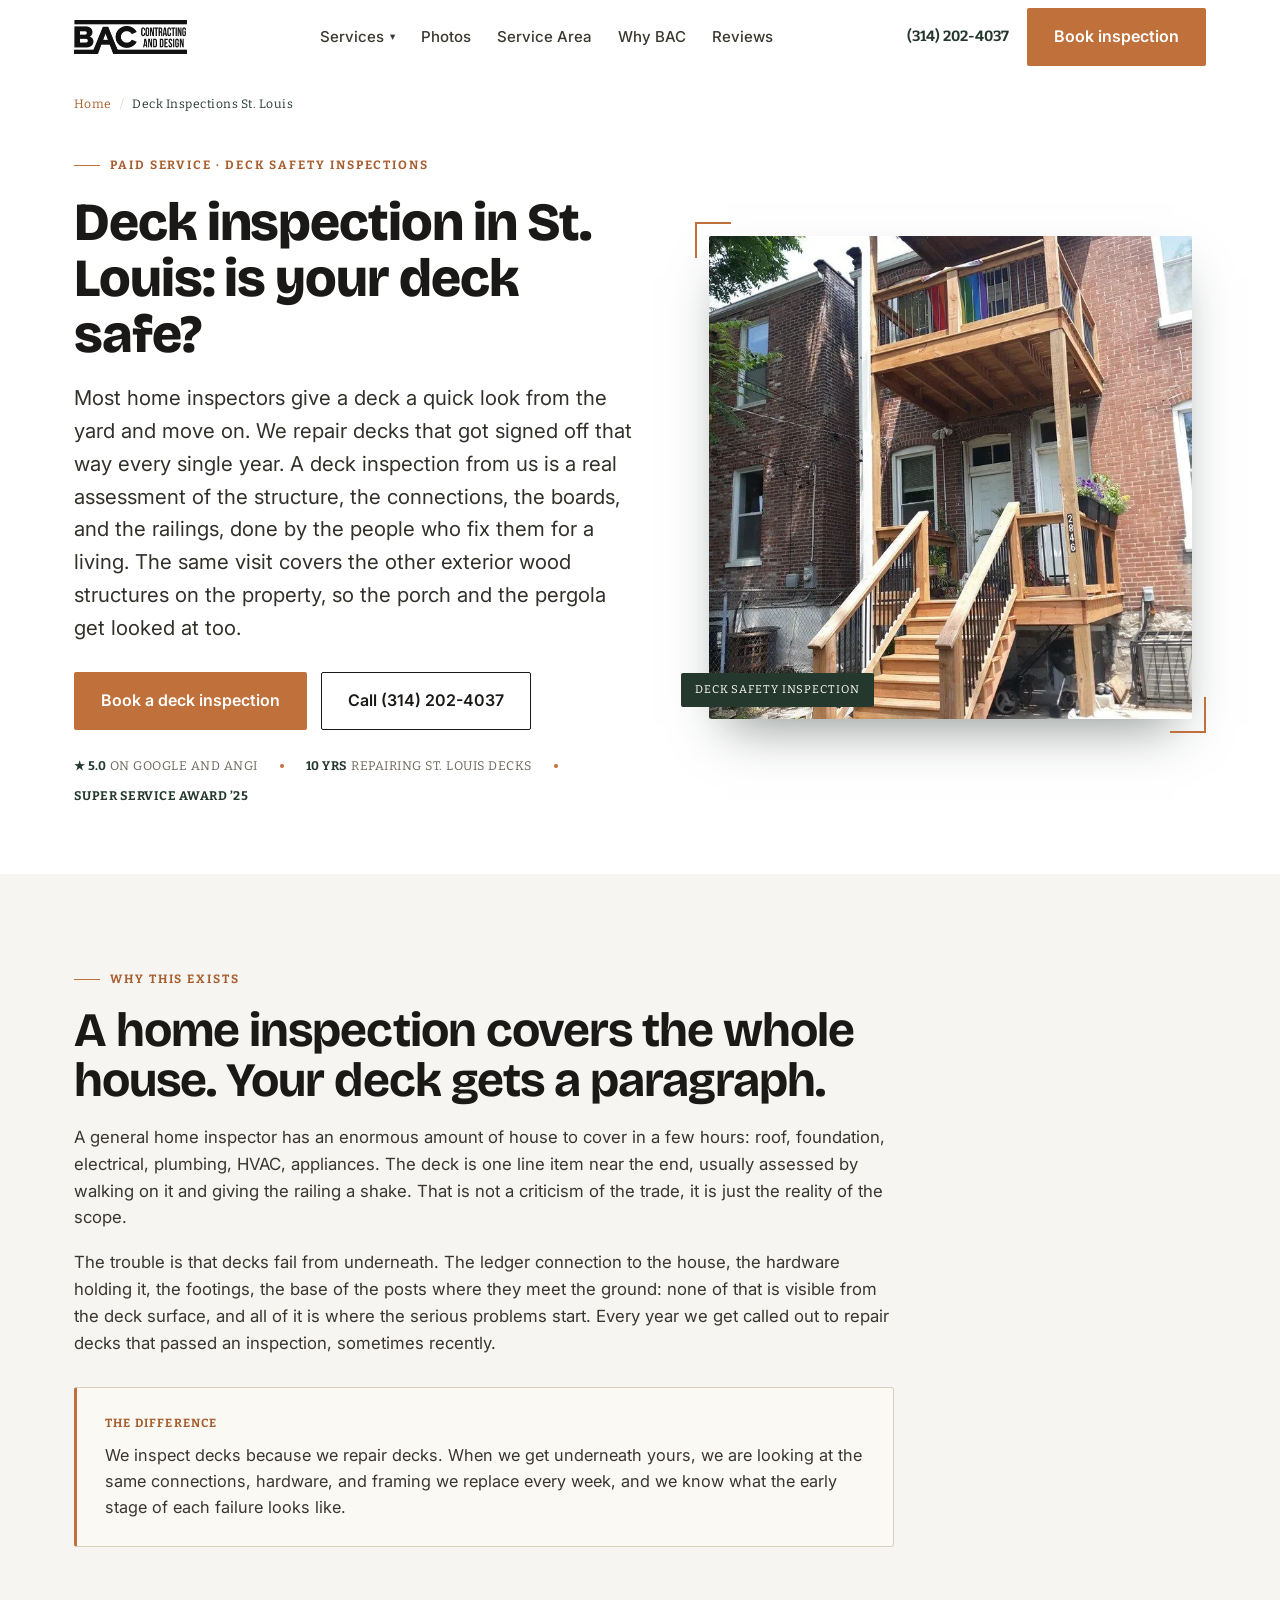
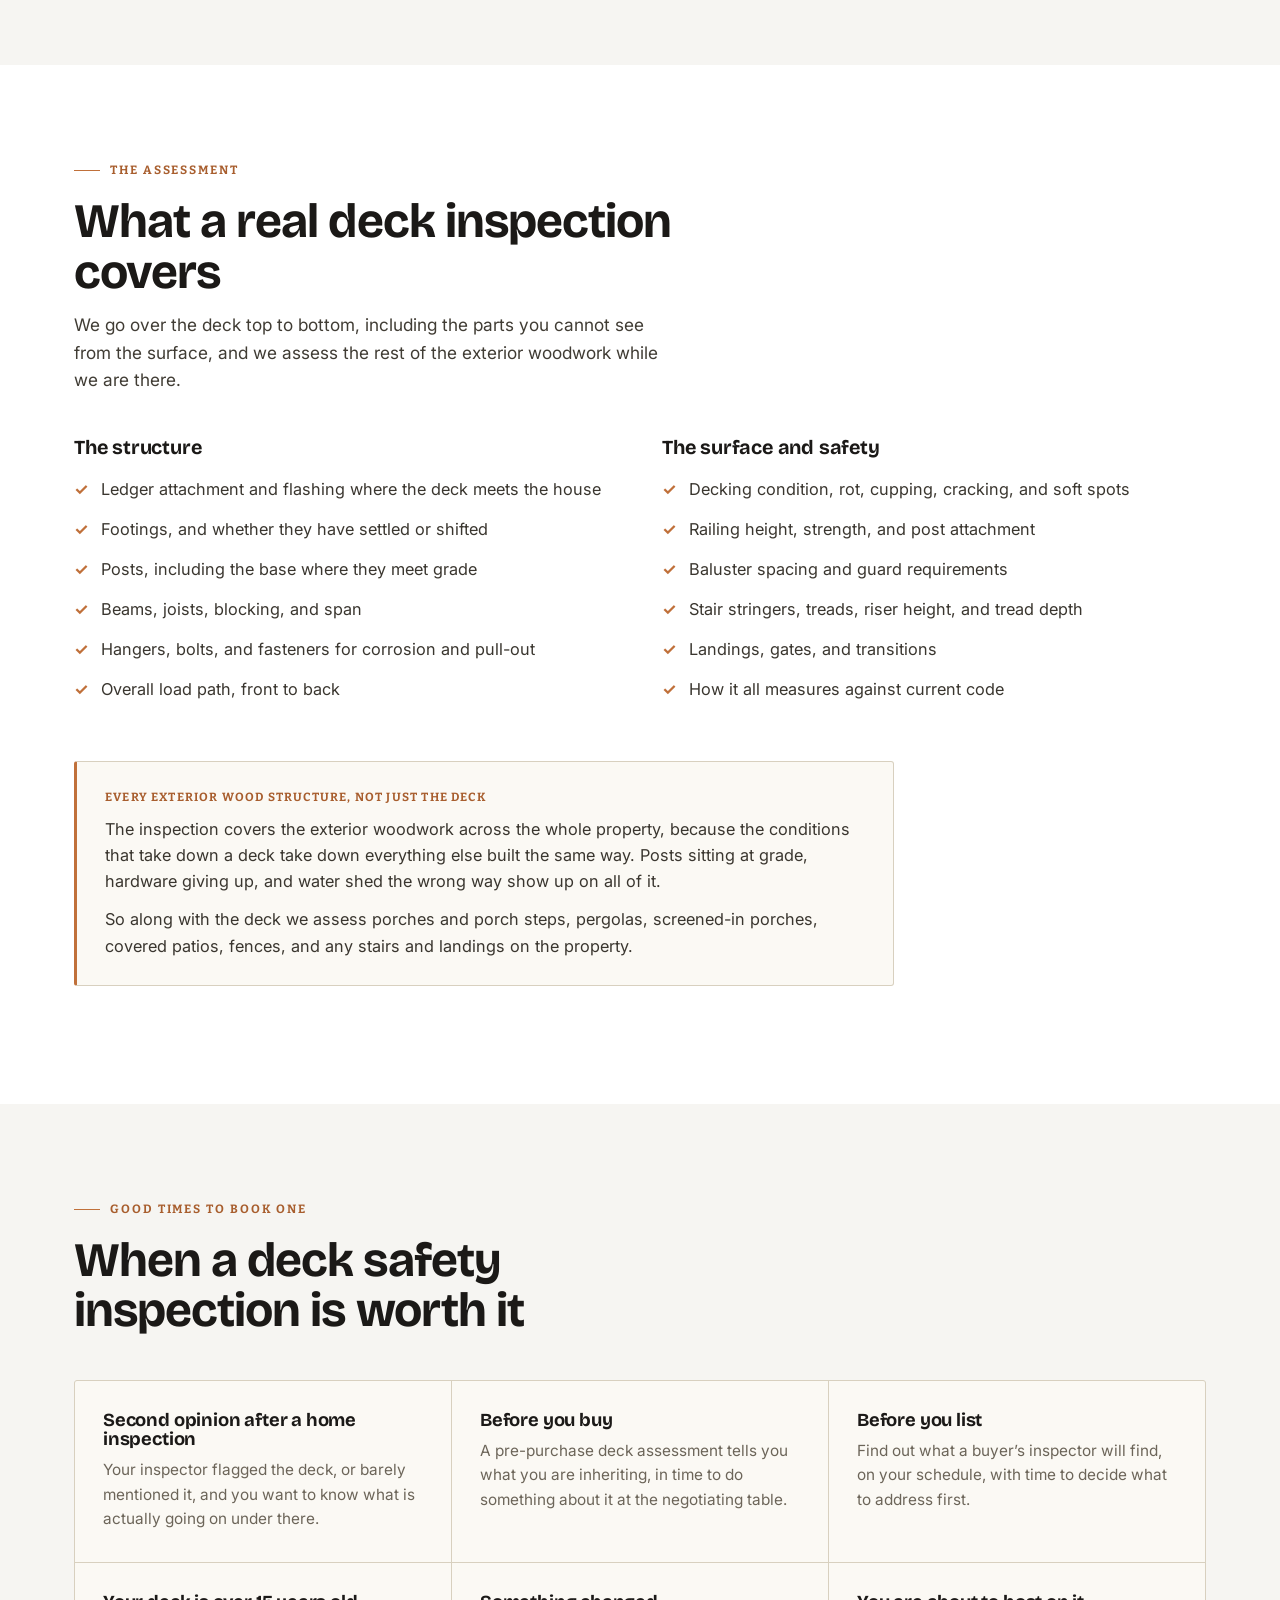
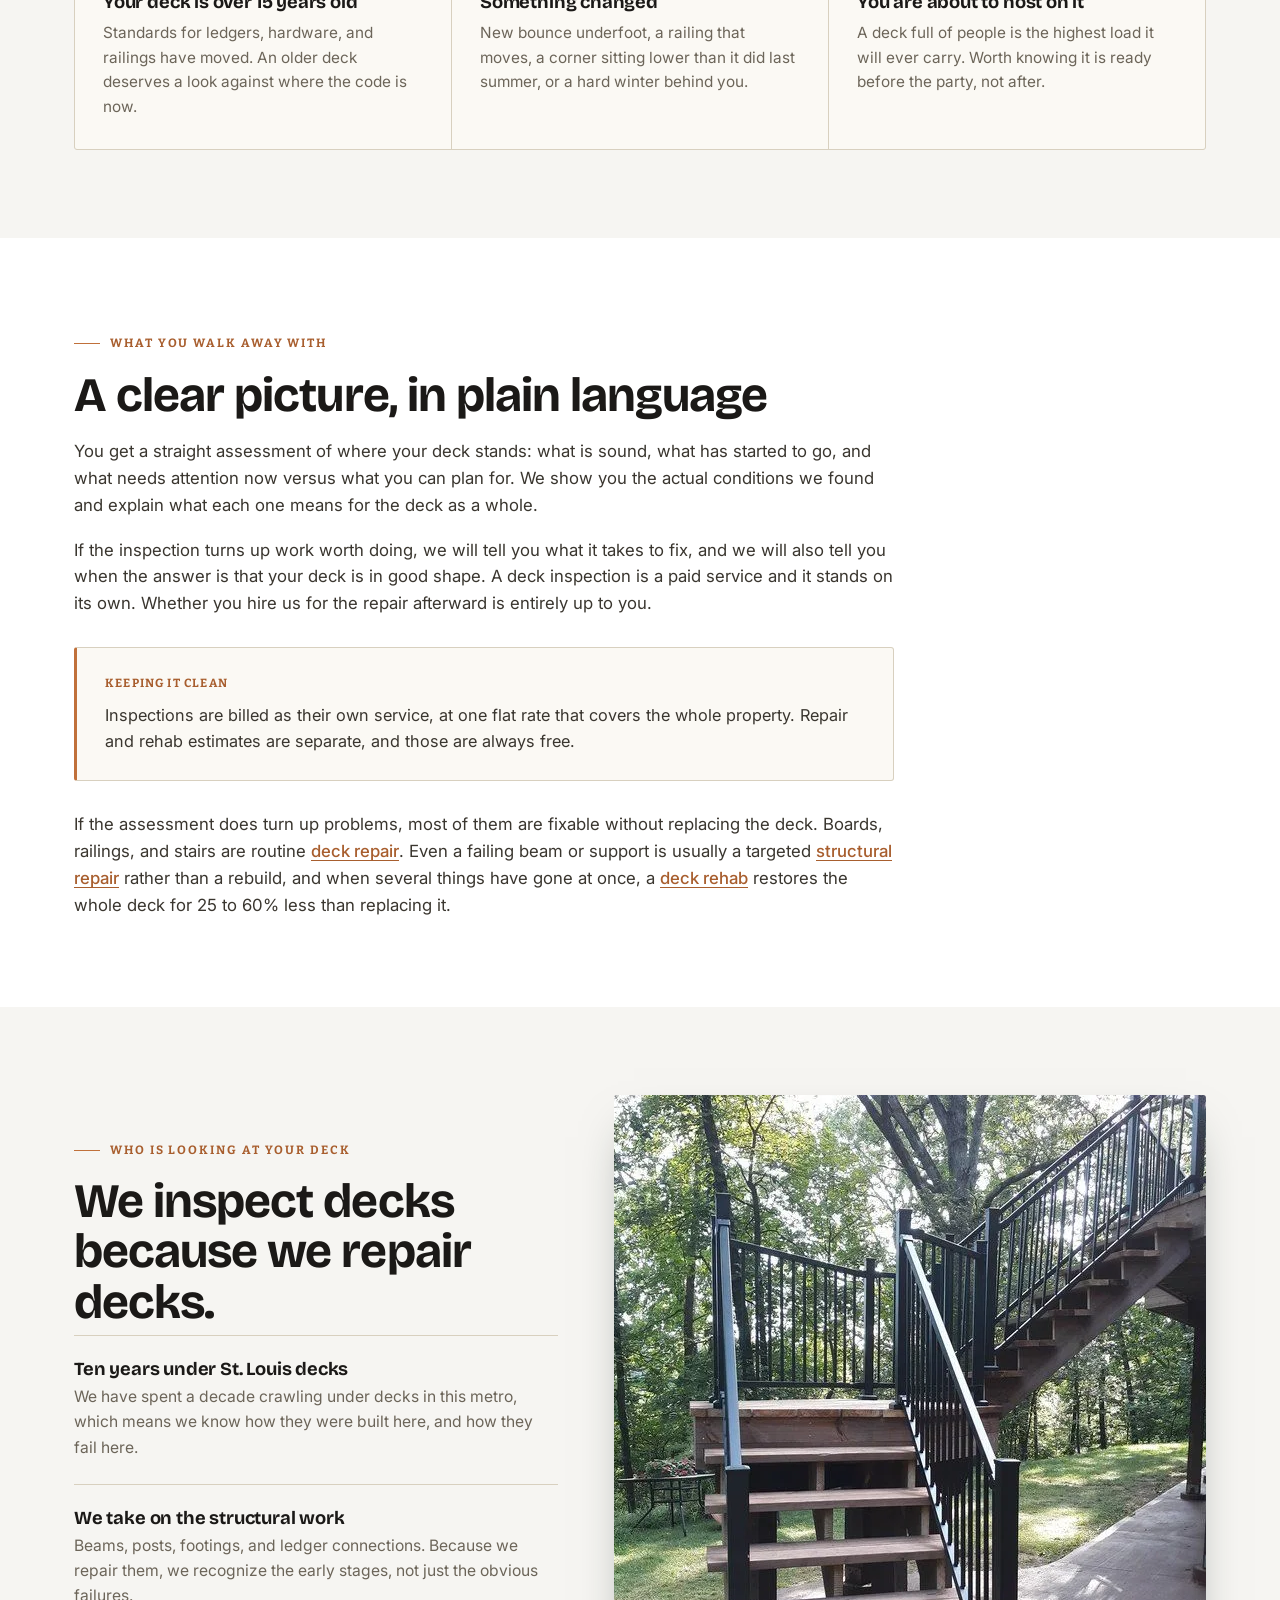
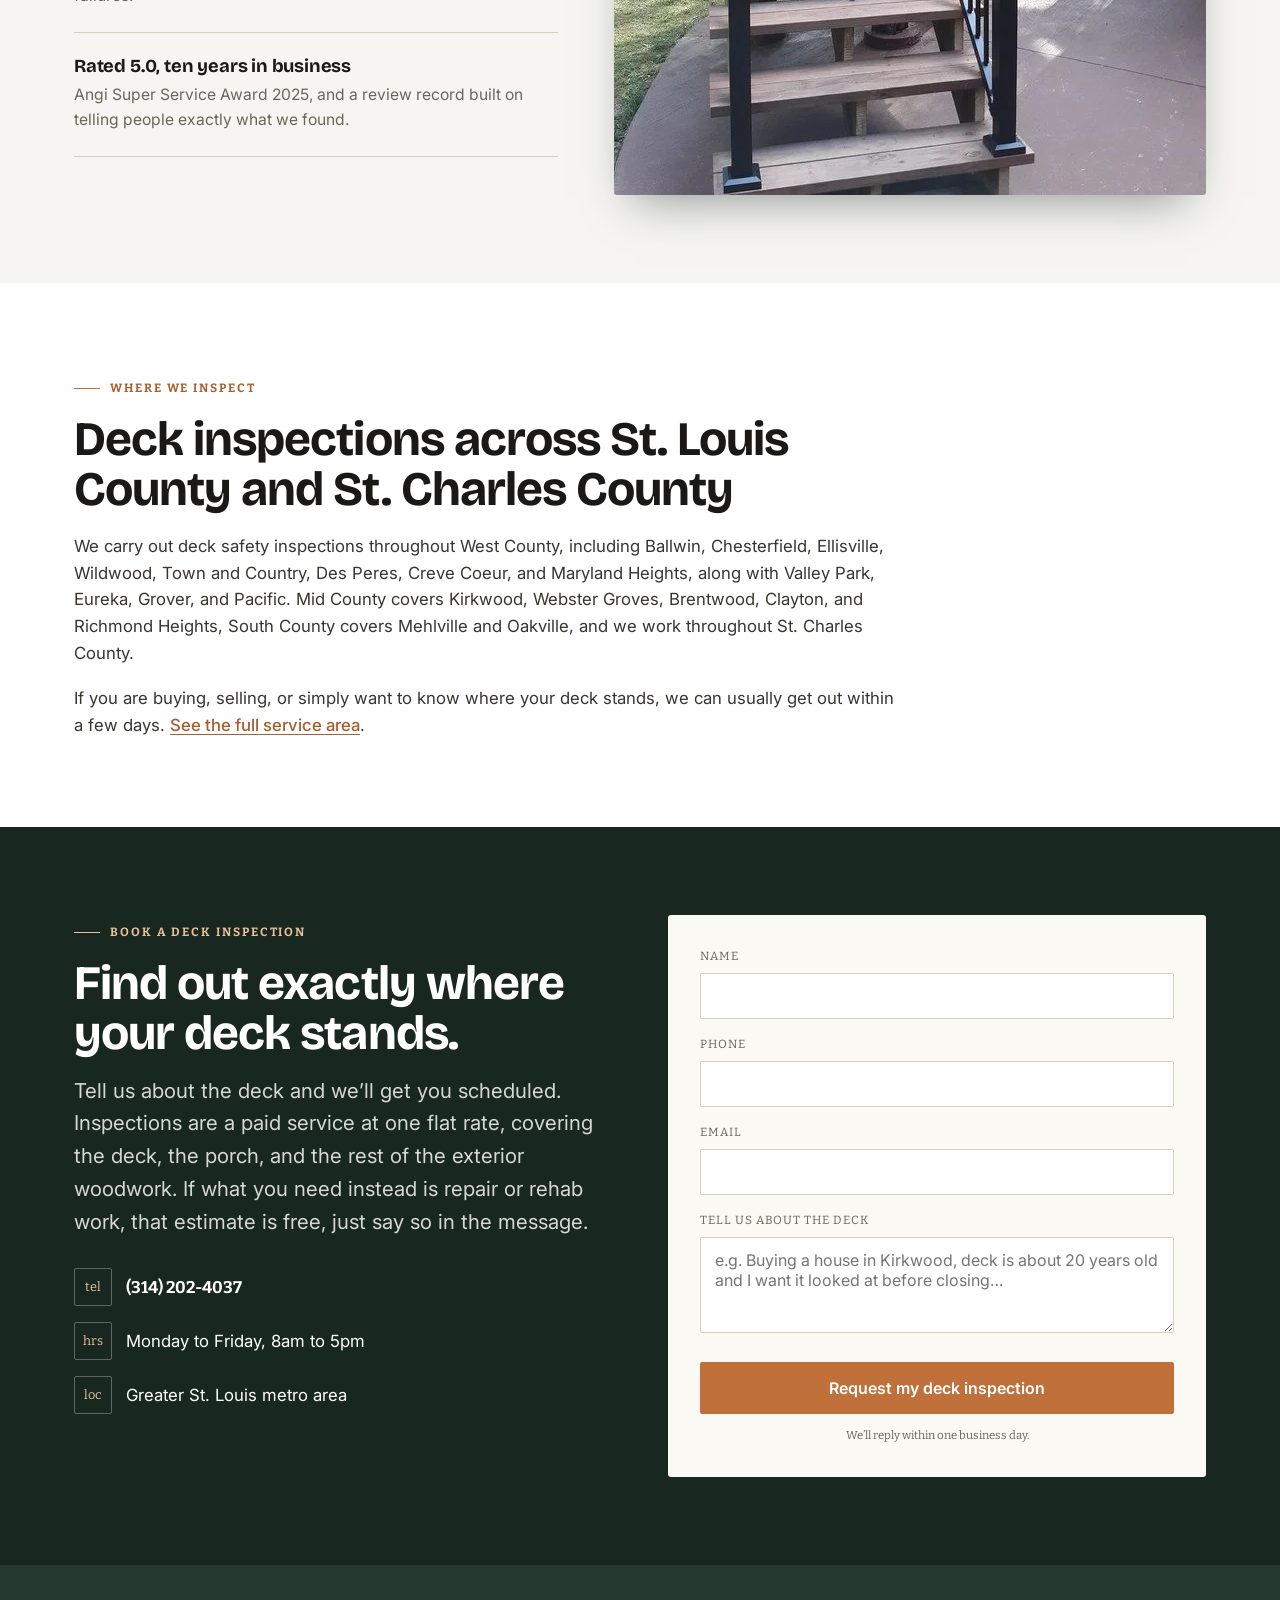
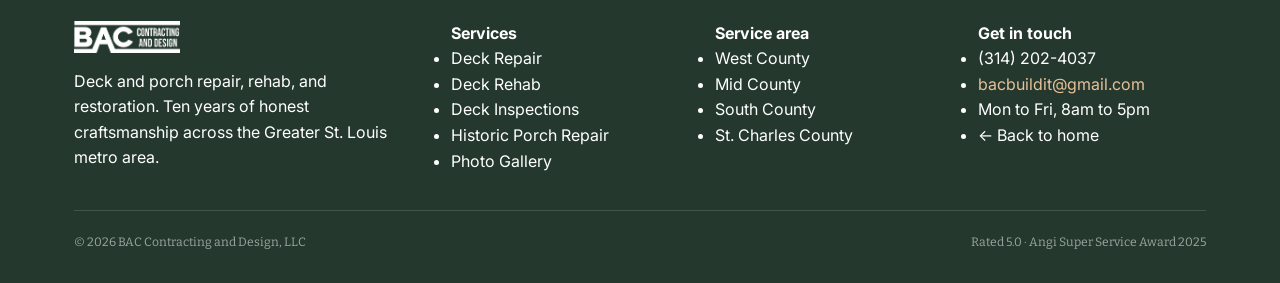
<file: deck-inspections-st-louis.html>
<!DOCTYPE html>
<html lang="en">
<head>
<meta charset="UTF-8">
<meta name="viewport" content="width=device-width, initial-scale=1.0">
<title>Deck Inspection St. Louis | Is Your Deck Safe?</title>
<meta name="description" content="Professional deck safety inspections across St. Louis. A real assessment of your deck's structure, boards, and railings from people who repair them daily.">
<link rel="canonical" href="https://baccontractinganddesign.com/deck-inspections-st-louis">
<meta name="robots" content="index,follow,max-image-preview:large">
<meta name="theme-color" content="#24382D">

<meta property="og:type" content="website">
<meta property="og:site_name" content="BAC Contracting and Design">
<meta property="og:locale" content="en_US">
<meta property="og:title" content="Deck Inspection St. Louis | Is Your Deck Safe?">
<meta property="og:description" content="Professional deck safety inspections across St. Louis. A real assessment of your deck's structure, boards, and railings from people who repair them daily.">
<meta property="og:url" content="https://baccontractinganddesign.com/deck-inspections-st-louis">
<meta property="og:image" content="https://baccontractinganddesign.com/images/img-7e044426ce.webp">
<meta property="og:image:alt" content="Two-story deck and staircase inspected on a St. Louis brick home">
<meta name="twitter:card" content="summary_large_image">
<meta name="twitter:title" content="Deck Inspection St. Louis | Is Your Deck Safe?">
<meta name="twitter:description" content="Professional deck safety inspections across St. Louis. A real assessment of your deck's structure, boards, and railings from people who repair them daily.">
<meta name="twitter:image" content="https://baccontractinganddesign.com/images/img-7e044426ce.webp">

<link rel="preconnect" href="https://fonts.googleapis.com">
<link rel="preconnect" href="https://fonts.gstatic.com" crossorigin>
<link href="https://fonts.googleapis.com/css2?family=Bricolage+Grotesque:opsz,wght@12..96,500;12..96,600;12..96,700;12..96,800&family=Inter:wght@400;500;600&family=Bitter:wght@500;600;700&display=swap" rel="stylesheet">
<link rel="stylesheet" href="assets/site.css">

<script type="application/ld+json">
{
  "@context": "https://schema.org",
  "@graph": [
    {
      "@type": "HomeAndConstructionBusiness",
      "@id": "https://baccontractinganddesign.com/#business",
      "name": "BAC Contracting and Design",
      "url": "https://baccontractinganddesign.com/",
      "telephone": "+1-314-202-4037",
      "email": "bacbuildit@gmail.com",
      "image": "https://baccontractinganddesign.com/images/img-1fa371feeb.webp",
      "priceRange": "$$",
      "address": {"@type": "PostalAddress", "addressLocality": "St. Louis", "addressRegion": "MO", "addressCountry": "US"},
      "openingHoursSpecification": [{
        "@type": "OpeningHoursSpecification",
        "dayOfWeek": ["Monday","Tuesday","Wednesday","Thursday","Friday"],
        "opens": "08:00",
        "closes": "17:00"
      }],
      "aggregateRating": {"@type": "AggregateRating", "ratingValue": "5.0", "reviewCount": "5", "bestRating": "5", "worstRating": "1"}
    },
    {
      "@type": "Service",
      "@id": "https://baccontractinganddesign.com/deck-inspections-st-louis#service",
      "serviceType": "Deck Safety Inspection",
      "name": "Deck Safety Inspections in St. Louis",
      "description": "Professional paid safety inspections of decks and every exterior wood structure on the property, including porches, pergolas, screened porches, covered patios, fences, and stairs, across the greater St. Louis metro. Covers structure, ledger attachment, footings, framing, decking, railings and stairs, including second opinions after a home inspection and pre-sale or pre-purchase assessments.",
      "url": "https://baccontractinganddesign.com/deck-inspections-st-louis",
      "provider": {"@id": "https://baccontractinganddesign.com/#business"},
      "areaServed": [
        {"@type": "City", "name": "Ballwin, Missouri"},
        {"@type": "City", "name": "Chesterfield, Missouri"},
        {"@type": "City", "name": "Ellisville, Missouri"},
        {"@type": "City", "name": "Wildwood, Missouri"},
        {"@type": "City", "name": "Town and Country, Missouri"},
        {"@type": "City", "name": "Des Peres, Missouri"},
        {"@type": "City", "name": "Kirkwood, Missouri"},
        {"@type": "City", "name": "Webster Groves, Missouri"},
        {"@type": "City", "name": "Brentwood, Missouri"},
        {"@type": "City", "name": "Clayton, Missouri"},
        {"@type": "City", "name": "Richmond Heights, Missouri"},
        {"@type": "City", "name": "Mehlville, Missouri"},
        {"@type": "City", "name": "Oakville, Missouri"},
        {"@type": "City", "name": "Valley Park, Missouri"},
        {"@type": "City", "name": "Eureka, Missouri"},
        {"@type": "City", "name": "Grover, Missouri"},
        {"@type": "City", "name": "Pacific, Missouri"},
        {"@type": "City", "name": "Creve Coeur, Missouri"},
        {"@type": "City", "name": "Maryland Heights, Missouri"},
        {"@type": "AdministrativeArea", "name": "St. Charles County, Missouri"}
      ]
    },
    {
      "@type": "BreadcrumbList",
      "itemListElement": [
        {"@type": "ListItem", "position": 1, "name": "Home", "item": "https://baccontractinganddesign.com/"},
        {"@type": "ListItem", "position": 2, "name": "Deck Inspections St. Louis", "item": "https://baccontractinganddesign.com/deck-inspections-st-louis"}
      ]
    }
  ]
}
</script>
</head>
<body>

<header id="site-header">
  <div class="wrap nav">
    <a href="/" aria-label="BAC Contracting and Design home"><img decoding="async" fetchpriority="high" width="900" height="272" class="logo" src="images/img-20b8680ac4.webp" alt="BAC Contracting and Design, deck and porch repair in St. Louis"></a>
    <nav class="nav-links" aria-label="Primary">
      <div class="has-drop" id="svcDropWrap">
        <button class="drop-btn" id="svcDropBtn" type="button" aria-expanded="false" aria-controls="svcDrop">Services <span class="caret" aria-hidden="true">▾</span></button>
        <div class="drop" id="svcDrop">
          <a href="/deck-repair-st-louis">Deck Repair</a>
          <a href="/deck-rehab-st-louis">Deck Rehab</a>
          <a href="/deck-inspections-st-louis" aria-current="page">Deck Inspections</a>
          <a href="/historic-porch-repair-st-louis">Historic Porch Repair</a>
        </div>
      </div>
      <a href="/work.html">Photos</a>
      <a href="/service-area">Service Area</a>
      <a href="/#why">Why BAC</a>
      <a href="/#reviews">Reviews</a>
    </nav>
    <div class="nav-cta">
      <a class="nav-phone" href="tel:3142024037">(314) 202-4037</a>
      <a class="btn btn-primary" href="#book">Book inspection</a>
      <button class="hamburger" id="burger" type="button" aria-label="Menu" aria-expanded="false"><span></span><span></span><span></span></button>
    </div>
  </div>
  <div class="mobile-menu" id="mobileMenu">
    <div class="mm-label">Services</div>
    <a class="mm-sub" href="/deck-repair-st-louis">Deck Repair</a>
    <a class="mm-sub" href="/deck-rehab-st-louis">Deck Rehab</a>
    <a class="mm-sub" href="/deck-inspections-st-louis" aria-current="page">Deck Inspections</a>
    <a class="mm-sub" href="/historic-porch-repair-st-louis">Historic Porch Repair</a>
    <a href="/work.html">Photos</a>
    <a href="/service-area">Service Area</a>
    <a href="/#why">Why BAC</a>
    <a href="/#reviews">Reviews</a>
    <a href="tel:3142024037">Call (314) 202-4037</a>
    <a class="btn btn-primary" href="#book">Book inspection</a>
  </div>
</header>

<main>
  <div class="wrap">
    <nav class="crumbs" aria-label="Breadcrumb">
      <a href="/">Home</a><span class="sep">/</span><span aria-current="page">Deck Inspections St. Louis</span>
    </nav>
  </div>

  <!-- HERO -->
  <section class="page-hero">
    <div class="wrap hero-grid">
      <div class="reveal">
        <span class="eyebrow">Paid service · Deck safety inspections</span>
        <h1>Deck inspection in St. Louis: is your deck safe?</h1>
        <p class="lead">Most home inspectors give a deck a quick look from the yard and move on. We repair decks that got signed off that way every single year. A deck inspection from us is a real assessment of the structure, the connections, the boards, and the railings, done by the people who fix them for a living. The same visit covers the other exterior wood structures on the property, so the porch and the pergola get looked at too.</p>
        <div class="hero-btns">
          <a class="btn btn-primary" href="#book">Book a deck inspection</a>
          <a class="btn btn-ghost" href="tel:3142024037">Call (314) 202-4037</a>
        </div>
        <div class="hero-trust">
          <span><b>★ 5.0</b> on Google and Angi</span><span class="dot"></span>
          <span><b>10 yrs</b> repairing St. Louis decks</span><span class="dot"></span>
          <span><b>Super Service Award ’25</b></span>
        </div>
      </div>
      <div class="reveal">
        <div class="frame">
          <img decoding="async" fetchpriority="high" width="700" height="700" src="images/img-7e044426ce.webp" alt="Two-story deck and staircase on a St. Louis home, the kind of structure a deck safety inspection covers">
          <span class="spec">Deck safety inspection</span>
        </div>
      </div>
    </div>
  </section>

  <!-- THE HOOK -->
  <section class="block tint">
    <div class="wrap">
      <div class="prose prose-wide reveal">
        <span class="eyebrow">Why this exists</span>
        <h2 style="margin:16px 0 18px">A home inspection covers the whole house. Your deck gets a paragraph.</h2>
        <p>A general home inspector has an enormous amount of house to cover in a few hours: roof, foundation, electrical, plumbing, HVAC, appliances. The deck is one line item near the end, usually assessed by walking on it and giving the railing a shake. That is not a criticism of the trade, it is just the reality of the scope.</p>
        <p>The trouble is that decks fail from underneath. The ledger connection to the house, the hardware holding it, the footings, the base of the posts where they meet the ground: none of that is visible from the deck surface, and all of it is where the serious problems start. Every year we get called out to repair decks that passed an inspection, sometimes recently.</p>
        <div class="callout">
          <div class="k">The difference</div>
          <p>We inspect decks because we repair decks. When we get underneath yours, we are looking at the same connections, hardware, and framing we replace every week, and we know what the early stage of each failure looks like.</p>
        </div>
      </div>
    </div>
  </section>

  <!-- WHAT IT COVERS -->
  <section class="block">
    <div class="wrap">
      <div class="sec-head reveal">
        <span class="eyebrow">The assessment</span>
        <h2>What a real deck inspection covers</h2>
        <p>We go over the deck top to bottom, including the parts you cannot see from the surface, and we assess the rest of the exterior woodwork while we are there.</p>
      </div>
      <div class="prose-cols reveal">
        <div class="prose">
          <h3 style="margin-top:0">The structure</h3>
          <ul>
            <li>Ledger attachment and flashing where the deck meets the house</li>
            <li>Footings, and whether they have settled or shifted</li>
            <li>Posts, including the base where they meet grade</li>
            <li>Beams, joists, blocking, and span</li>
            <li>Hangers, bolts, and fasteners for corrosion and pull-out</li>
            <li>Overall load path, front to back</li>
          </ul>
        </div>
        <div class="prose">
          <h3 style="margin-top:0">The surface and safety</h3>
          <ul>
            <li>Decking condition, rot, cupping, cracking, and soft spots</li>
            <li>Railing height, strength, and post attachment</li>
            <li>Baluster spacing and guard requirements</li>
            <li>Stair stringers, treads, riser height, and tread depth</li>
            <li>Landings, gates, and transitions</li>
            <li>How it all measures against current code</li>
          </ul>
        </div>
      </div>
      <div class="prose prose-wide reveal" style="margin-top:10px">
        <div class="callout">
          <div class="k">Every exterior wood structure, not just the deck</div>
          <p>The inspection covers the exterior woodwork across the whole property, because the conditions that take down a deck take down everything else built the same way. Posts sitting at grade, hardware giving up, and water shed the wrong way show up on all of it.</p>
          <p>So along with the deck we assess porches and porch steps, pergolas, screened-in porches, covered patios, fences, and any stairs and landings on the property.</p>
        </div>
      </div>
    </div>
  </section>

  <!-- WHEN -->
  <section class="block tint">
    <div class="wrap">
      <div class="sec-head reveal">
        <span class="eyebrow">Good times to book one</span>
        <h2>When a deck safety inspection is worth it</h2>
      </div>
      <div class="svc-grid reveal">
        <div class="svc"><h3>Second opinion after a home inspection</h3><p>Your inspector flagged the deck, or barely mentioned it, and you want to know what is actually going on under there.</p></div>
        <div class="svc"><h3>Before you buy</h3><p>A pre-purchase deck assessment tells you what you are inheriting, in time to do something about it at the negotiating table.</p></div>
        <div class="svc"><h3>Before you list</h3><p>Find out what a buyer&rsquo;s inspector will find, on your schedule, with time to decide what to address first.</p></div>
        <div class="svc"><h3>Your deck is over 15 years old</h3><p>Standards for ledgers, hardware, and railings have moved. An older deck deserves a look against where the code is now.</p></div>
        <div class="svc"><h3>Something changed</h3><p>New bounce underfoot, a railing that moves, a corner sitting lower than it did last summer, or a hard winter behind you.</p></div>
        <div class="svc"><h3>You are about to host on it</h3><p>A deck full of people is the highest load it will ever carry. Worth knowing it is ready before the party, not after.</p></div>
      </div>
    </div>
  </section>

  <!-- WHAT YOU GET -->
  <section class="block">
    <div class="wrap">
      <div class="prose prose-wide reveal">
        <span class="eyebrow">What you walk away with</span>
        <h2 style="margin:16px 0 18px">A clear picture, in plain language</h2>
        <p>You get a straight assessment of where your deck stands: what is sound, what has started to go, and what needs attention now versus what you can plan for. We show you the actual conditions we found and explain what each one means for the deck as a whole.</p>
        <p>If the inspection turns up work worth doing, we will tell you what it takes to fix, and we will also tell you when the answer is that your deck is in good shape. A deck inspection is a paid service and it stands on its own. Whether you hire us for the repair afterward is entirely up to you.</p>
        <div class="callout">
          <div class="k">Keeping it clean</div>
          <p>Inspections are billed as their own service, at one flat rate that covers the whole property. Repair and rehab estimates are separate, and those are always free.</p>
        </div>
        <p>If the assessment does turn up problems, most of them are fixable without replacing the deck. Boards, railings, and stairs are routine <a href="/deck-repair-st-louis">deck repair</a>. Even a failing beam or support is usually a targeted <a href="/deck-repair-st-louis#structural">structural repair</a> rather than a rebuild, and when several things have gone at once, a <a href="/deck-rehab-st-louis">deck rehab</a> restores the whole deck for 25 to 60% less than replacing it.</p>
      </div>
    </div>
  </section>

  <!-- CREDIBILITY -->
  <section class="block tint">
    <div class="wrap why-grid">
      <div class="reveal">
        <span class="eyebrow">Who is looking at your deck</span>
        <h2 style="margin:16px 0 8px">We inspect decks because we repair decks.</h2>
        <ul class="why-list">
          <li><div><h3>Ten years under St. Louis decks</h3><p>We have spent a decade crawling under decks in this metro, which means we know how they were built here, and how they fail here.</p></div></li>
          <li><div><h3>We take on the structural work</h3><p>Beams, posts, footings, and ledger connections. Because we repair them, we recognize the early stages, not just the obvious failures.</p></div></li>
          <li><div><h3>Rated 5.0, ten years in business</h3><p>Angi Super Service Award 2025, and a review record built on telling people exactly what we found.</p></div></li>
        </ul>
      </div>
      <div class="why-img reveal">
        <img decoding="async" loading="lazy" width="700" height="700" src="images/img-2ff19680f3.webp" alt="Deck stairs, landing and railings inspected for code compliance in St. Louis County">
      </div>
    </div>
  </section>

  <!-- LOCAL -->
  <section class="block">
    <div class="wrap">
      <div class="prose prose-wide reveal">
        <span class="eyebrow">Where we inspect</span>
        <h2 style="margin:16px 0 18px">Deck inspections across St. Louis County and St. Charles County</h2>
        <p>We carry out deck safety inspections throughout West County, including Ballwin, Chesterfield, Ellisville, Wildwood, Town and Country, Des Peres, Creve Coeur, and Maryland Heights, along with Valley Park, Eureka, Grover, and Pacific. Mid County covers Kirkwood, Webster Groves, Brentwood, Clayton, and Richmond Heights, South County covers Mehlville and Oakville, and we work throughout St. Charles County.</p>
        <p>If you are buying, selling, or simply want to know where your deck stands, we can usually get out within a few days. <a href="/service-area">See the full service area</a>.</p>
      </div>
    </div>
  </section>

  <!-- BOOK -->
  <section class="block cta on-dark" id="book">
    <div class="wrap cta-grid">
      <div class="reveal">
        <span class="eyebrow">Book a deck inspection</span>
        <h2>Find out exactly where your deck stands.</h2>
        <p class="lead">Tell us about the deck and we&rsquo;ll get you scheduled. Inspections are a paid service at one flat rate, covering the deck, the porch, and the rest of the exterior woodwork. If what you need instead is repair or rehab work, that estimate is free, just say so in the message.</p>
        <div class="cta-contact">
          <div class="cta-line"><span class="ic">tel</span><b>(314) 202-4037</b></div>
          <div class="cta-line"><span class="ic">hrs</span><span>Monday to Friday, 8am to 5pm</span></div>
          <div class="cta-line"><span class="ic">loc</span><span>Greater St. Louis metro area</span></div>
        </div>
      </div>
      <form id="estimateForm" action="https://formsubmit.co/bacbuildit@gmail.com" method="POST">
        <input type="hidden" name="_subject" value="New deck inspection request from baccontractinganddesign.com">
        <input type="hidden" name="_template" value="table">
        <input type="hidden" name="_captcha" value="false">
        <input type="hidden" name="_next" value="https://baccontractinganddesign.com/deck-inspections-st-louis?sent=1">
        <input type="text" name="_honey" tabindex="-1" autocomplete="off" aria-hidden="true" style="position:absolute;left:-9999px">
        <div class="fld"><label for="name">Name</label><input id="name" name="name" type="text" autocomplete="name" required></div>
        <div class="fld"><label for="phone">Phone</label><input id="phone" name="phone" type="tel" autocomplete="tel" required></div>
        <div class="fld"><label for="email">Email</label><input id="email" name="email" type="email" autocomplete="email"></div>
        <div class="fld"><label for="msg">Tell us about the deck</label><textarea id="msg" name="msg" placeholder="e.g. Buying a house in Kirkwood, deck is about 20 years old and I want it looked at before closing…"></textarea></div>
        <button class="btn btn-primary" type="submit">Request my deck inspection</button>
        <p class="fine">We&rsquo;ll reply within one business day.</p>
      </form>
    </div>
  </section>
</main>

<footer>
  <div class="wrap">
    <div class="foot-grid">
      <div>
        <img decoding="async" loading="lazy" width="900" height="272" class="foot-logo" src="images/img-c56da3584b.webp" alt="BAC Contracting and Design, deck and porch repair in St. Louis">
        <p>Deck and porch repair, rehab, and restoration. Ten years of honest craftsmanship across the Greater St. Louis metro area.</p>
      </div>
      <div>
        <h4>Services</h4>
        <ul>
          <li><a href="/deck-repair-st-louis">Deck Repair</a></li>
          <li><a href="/deck-rehab-st-louis">Deck Rehab</a></li>
          <li><a href="/deck-inspections-st-louis">Deck Inspections</a></li>
          <li><a href="/historic-porch-repair-st-louis">Historic Porch Repair</a></li>
          <li><a href="/work.html">Photo Gallery</a></li>
        </ul>
      </div>
      <div>
        <h4>Service area</h4>
        <ul>
          <li><a href="/service-area">West County</a></li>
          <li><a href="/service-area">Mid County</a></li>
          <li><a href="/service-area">South County</a></li>
          <li><a href="/service-area">St. Charles County</a></li>
        </ul>
      </div>
      <div>
        <h4>Get in touch</h4>
        <ul>
          <li><a href="tel:3142024037">(314) 202-4037</a></li>
          <li><a href="mailto:bacbuildit@gmail.com" style="color:var(--cedar-soft)">bacbuildit@gmail.com</a></li>
          <li>Mon to Fri, 8am to 5pm</li>
          <li><a href="/">← Back to home</a></li>
        </ul>
      </div>
    </div>
    <div class="foot-bottom">
      <span>&copy; 2026 BAC Contracting and Design, LLC</span>
      <span>Rated 5.0 &middot; Angi Super Service Award 2025</span>
    </div>
  </div>
</footer>

<script src="assets/site.js" defer></script>
</body>
</html>
</file>
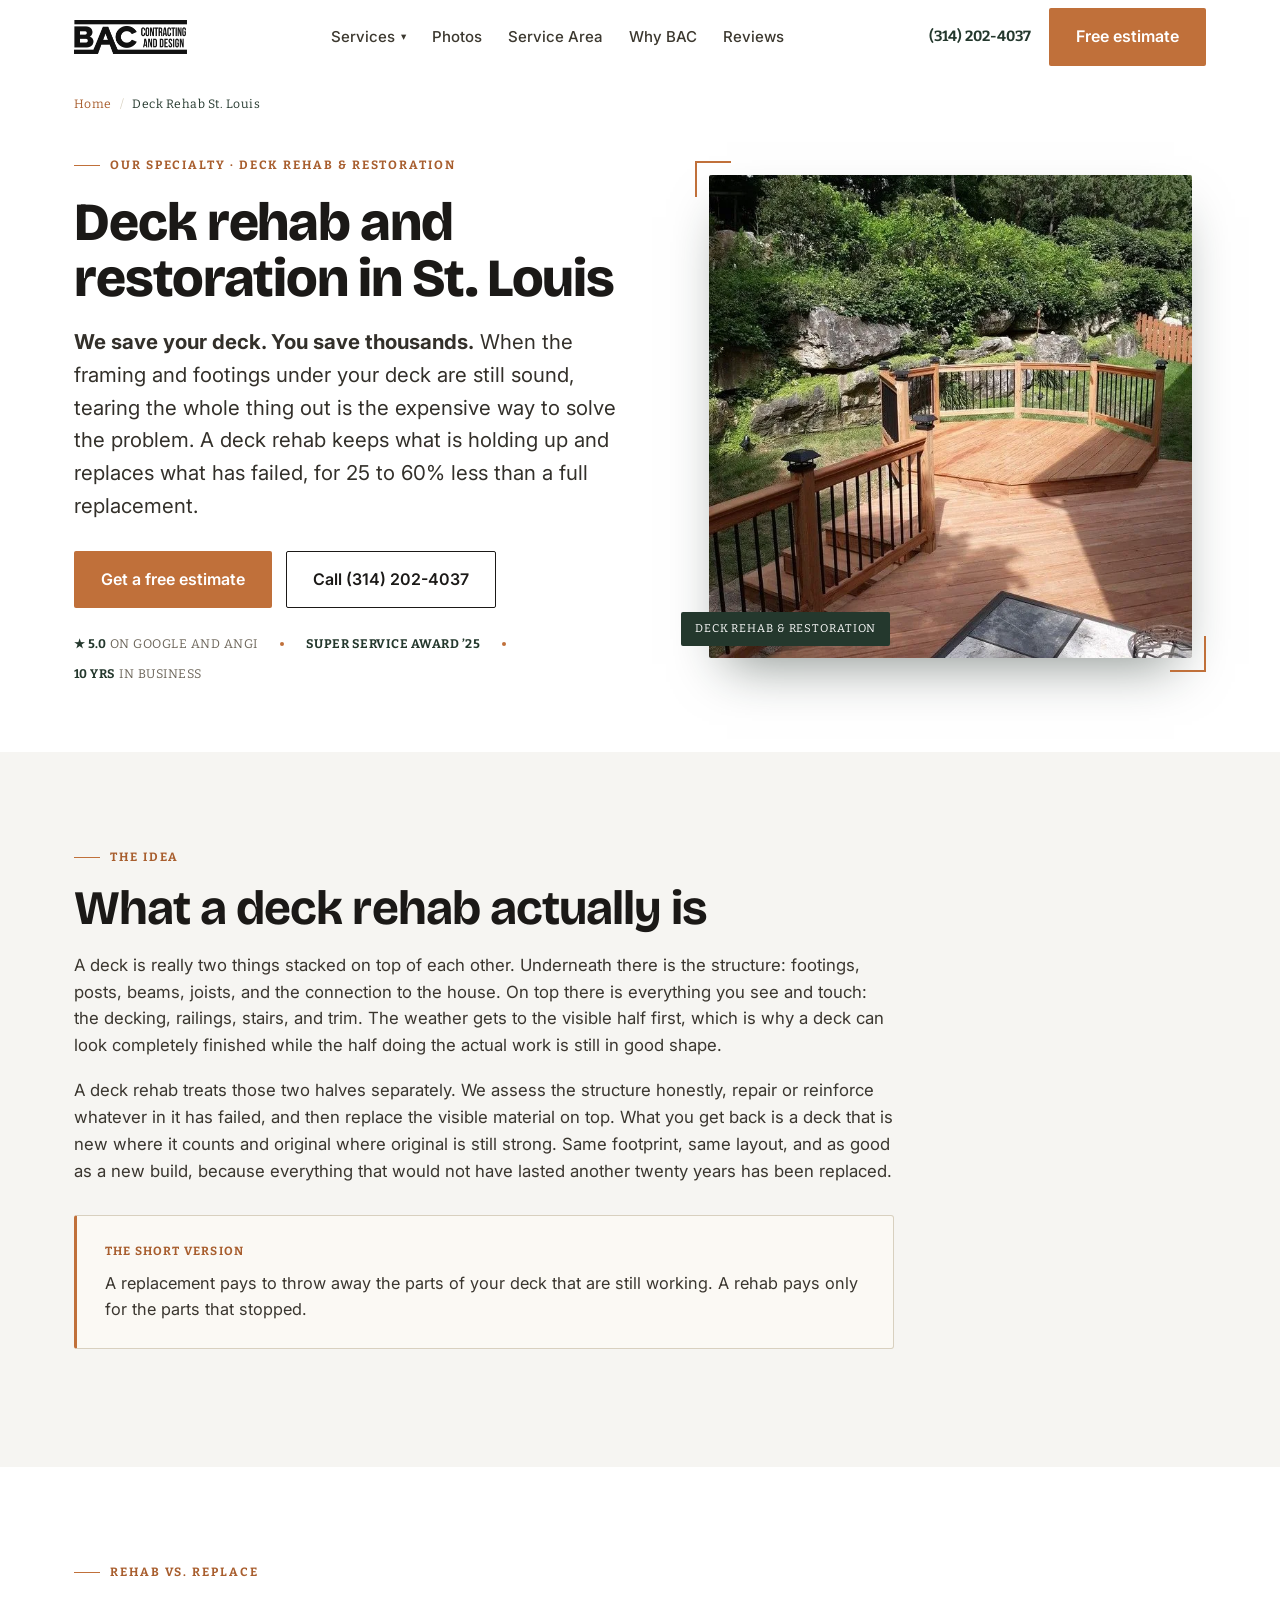
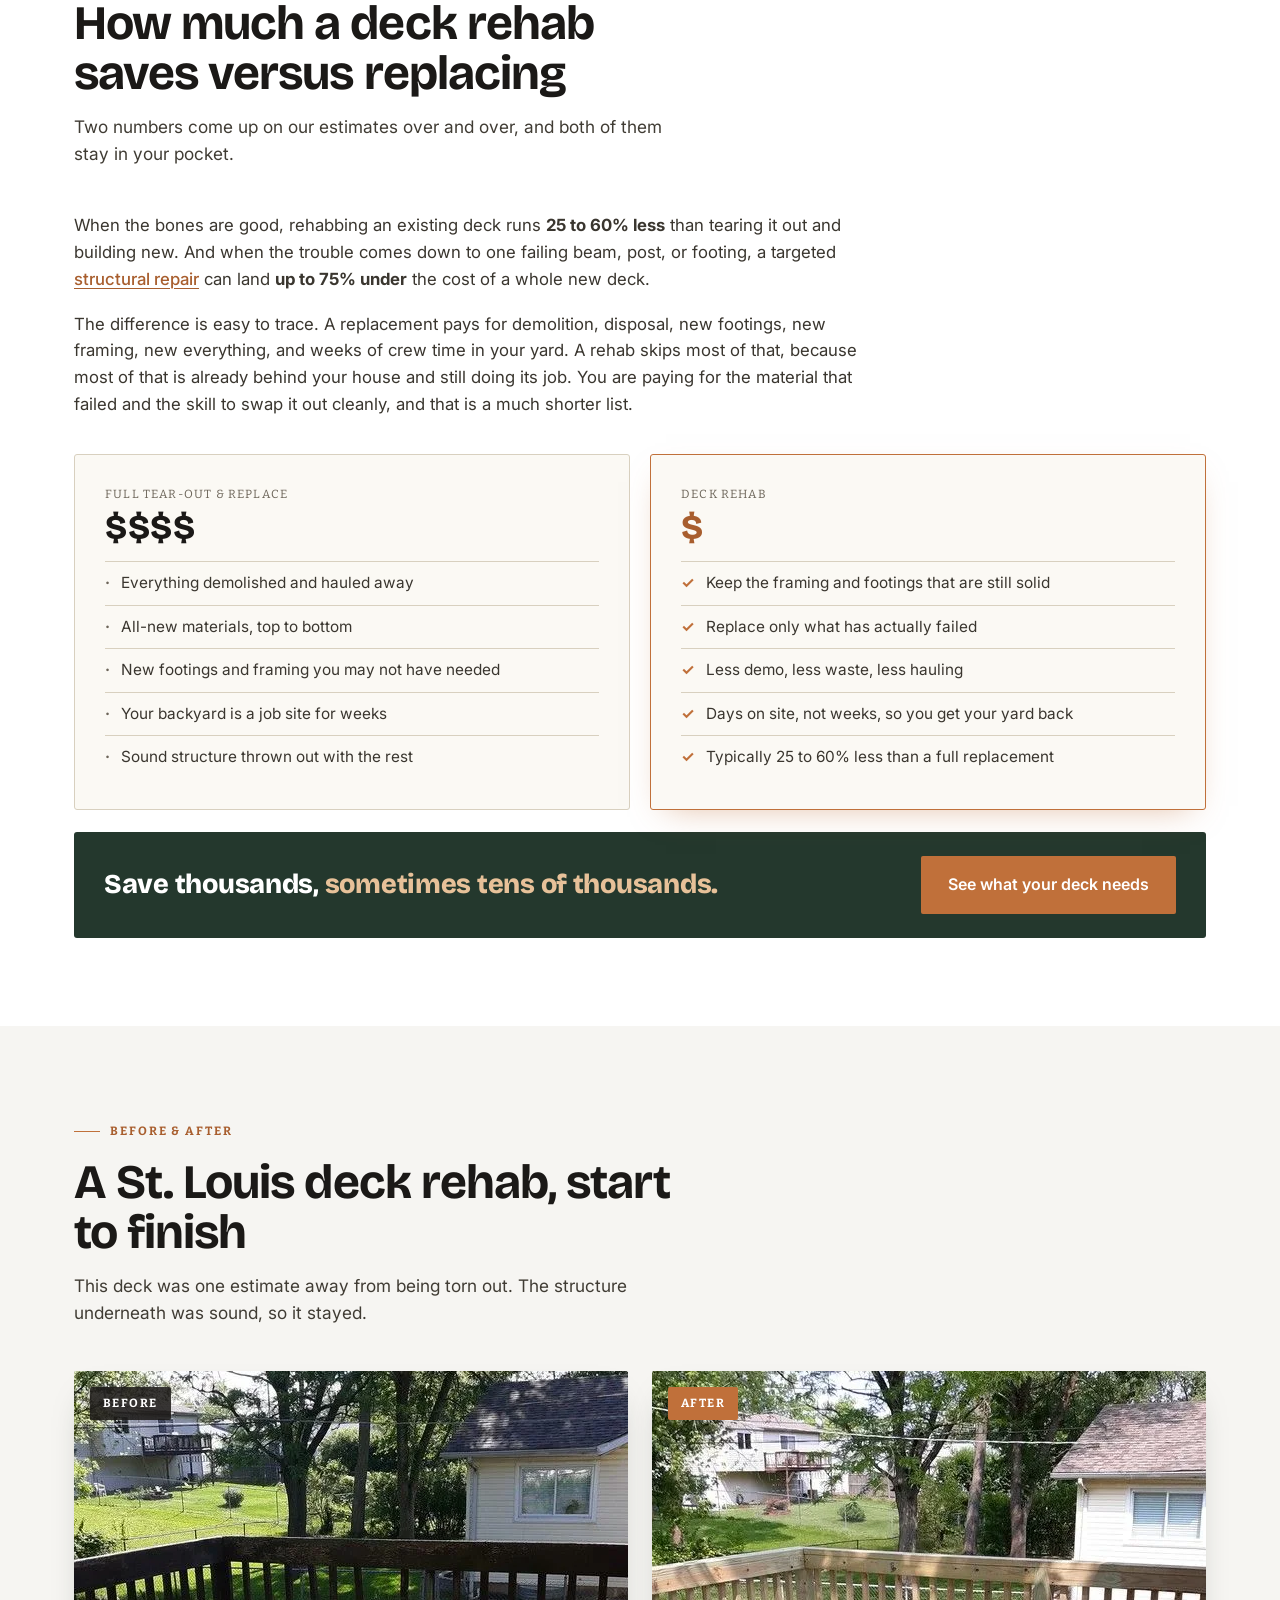
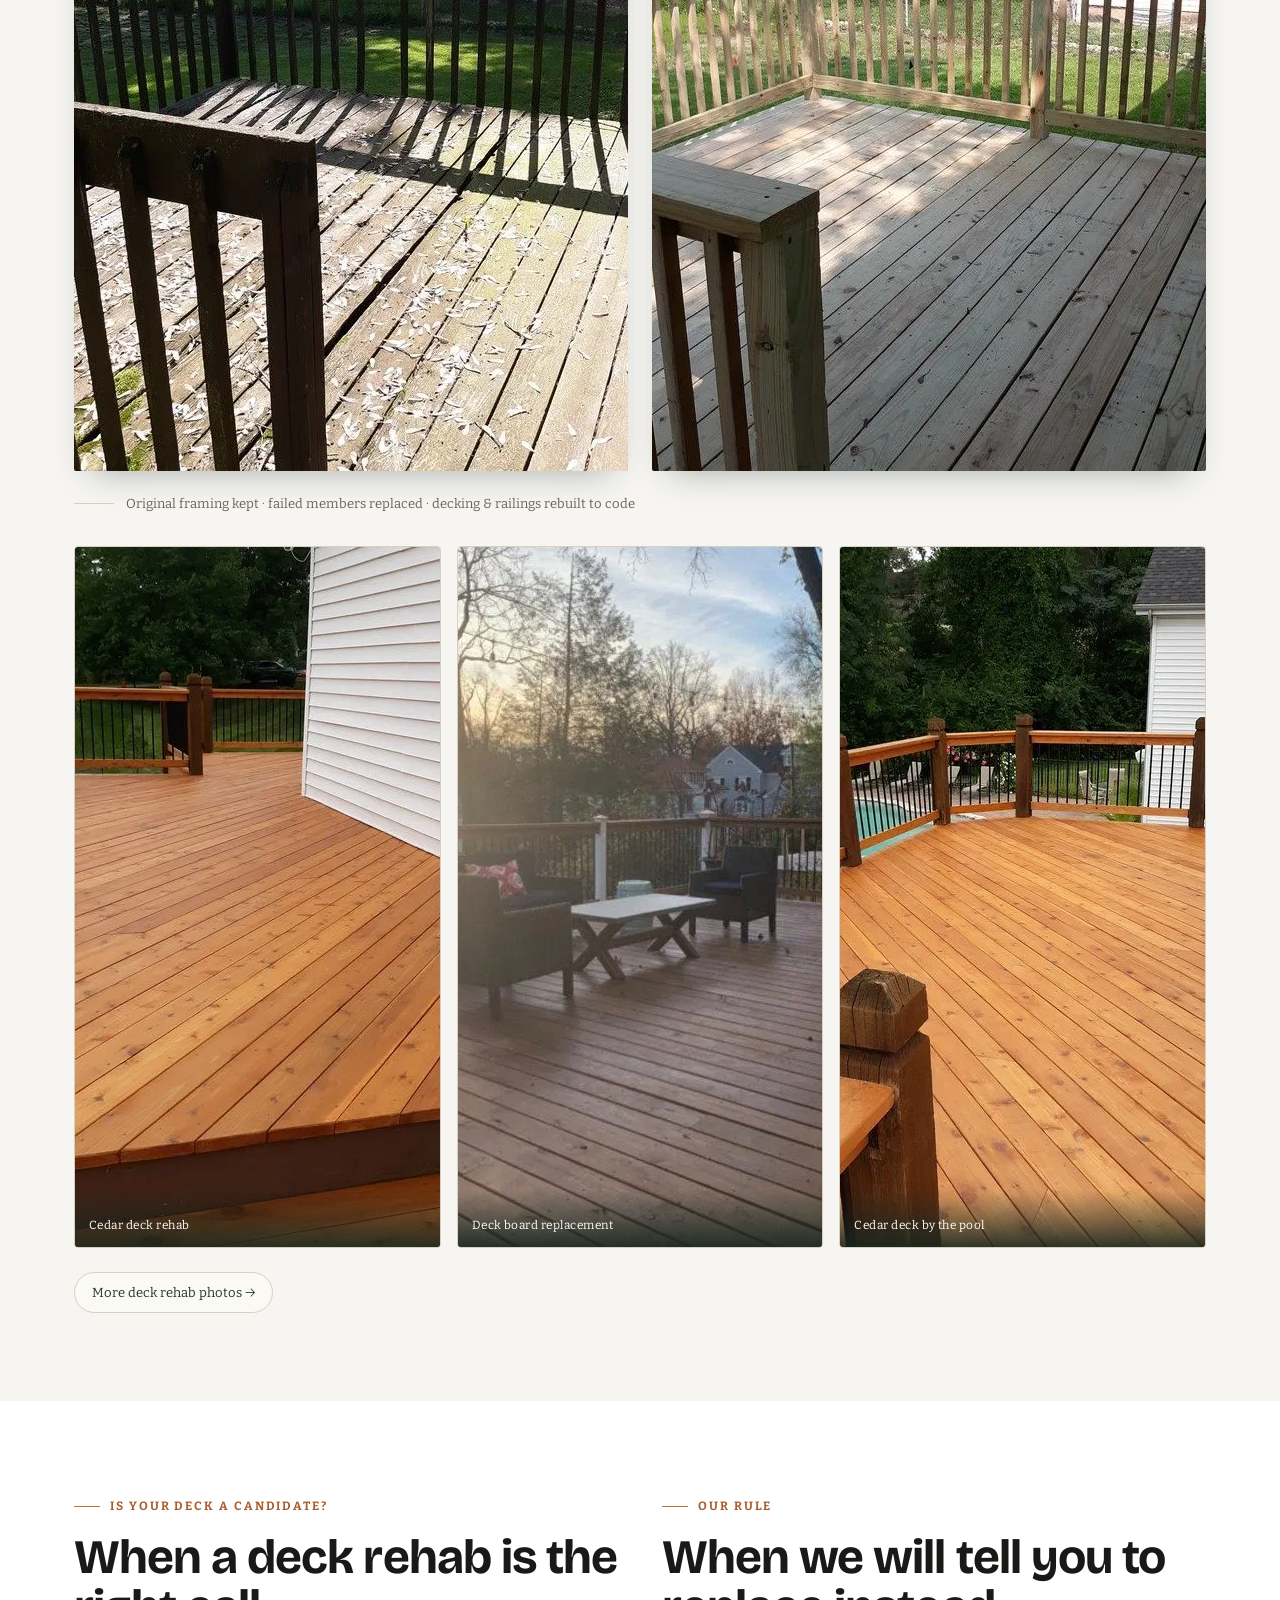
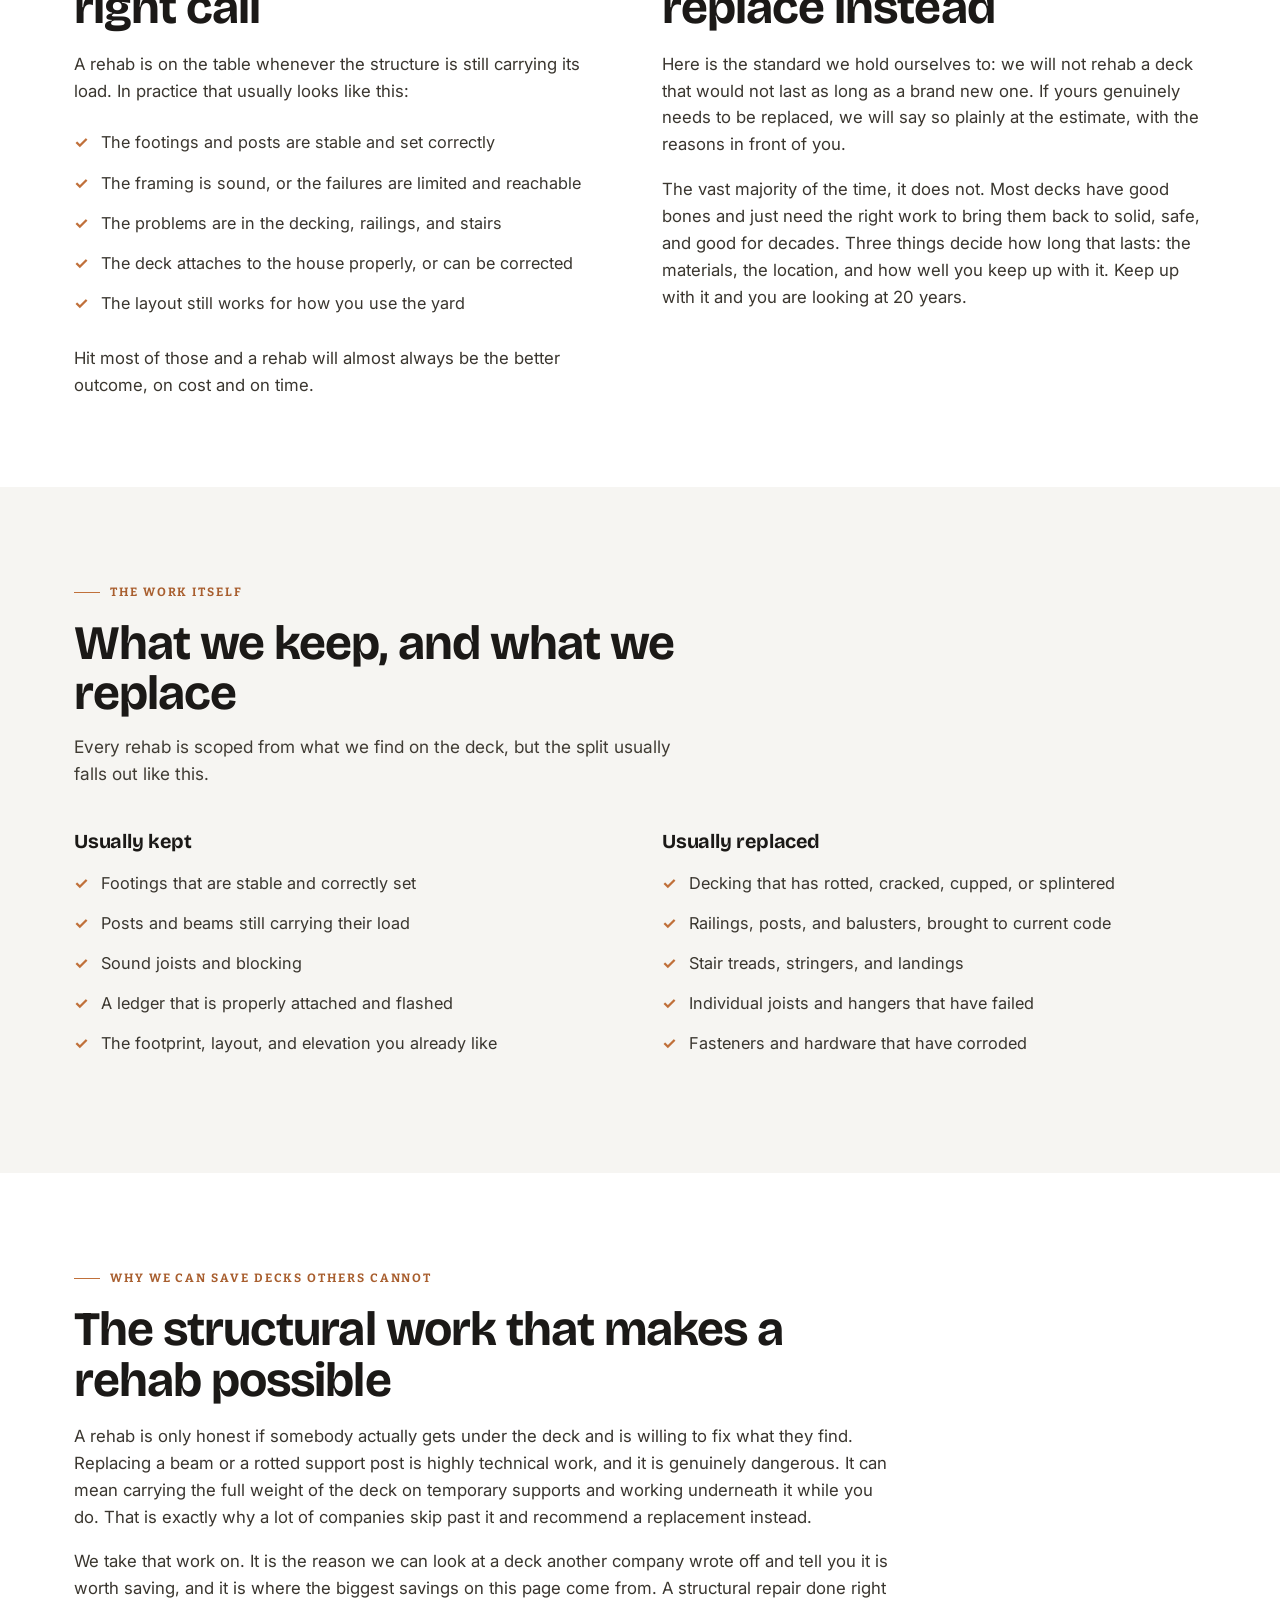
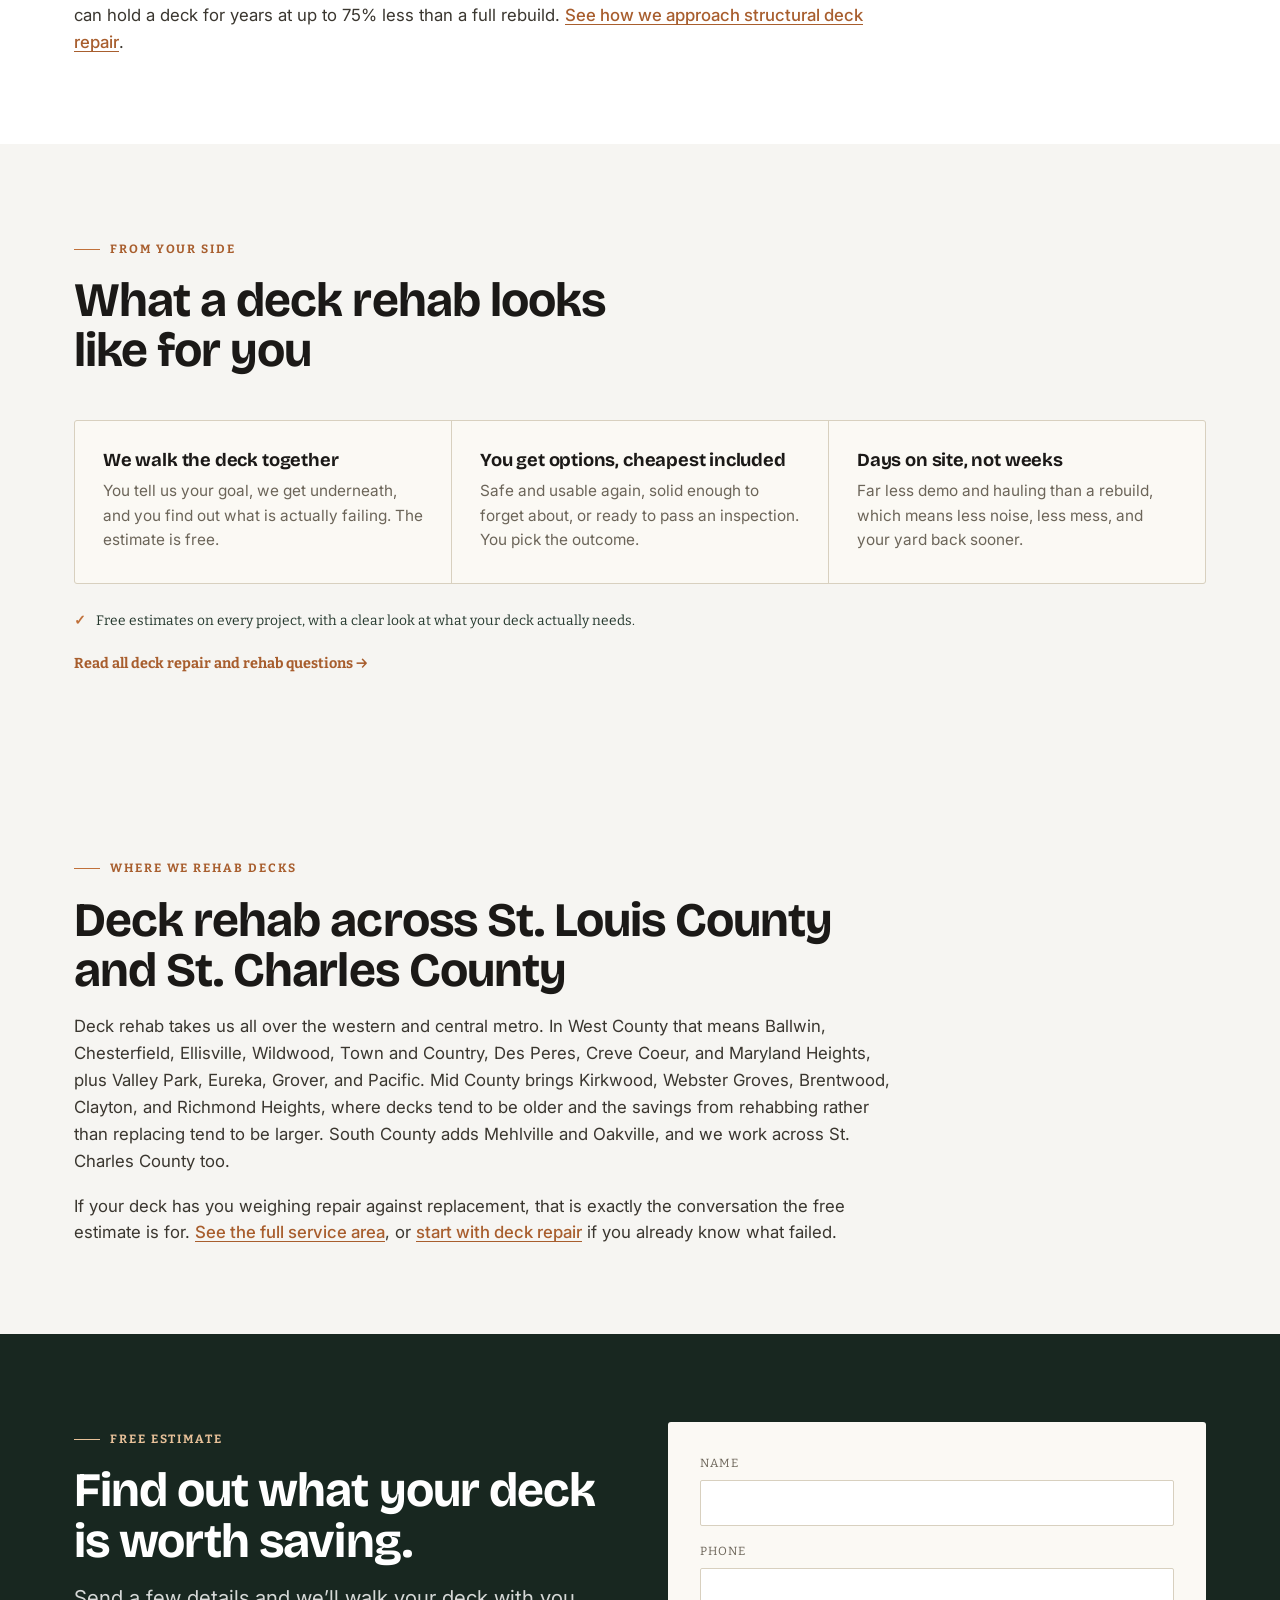
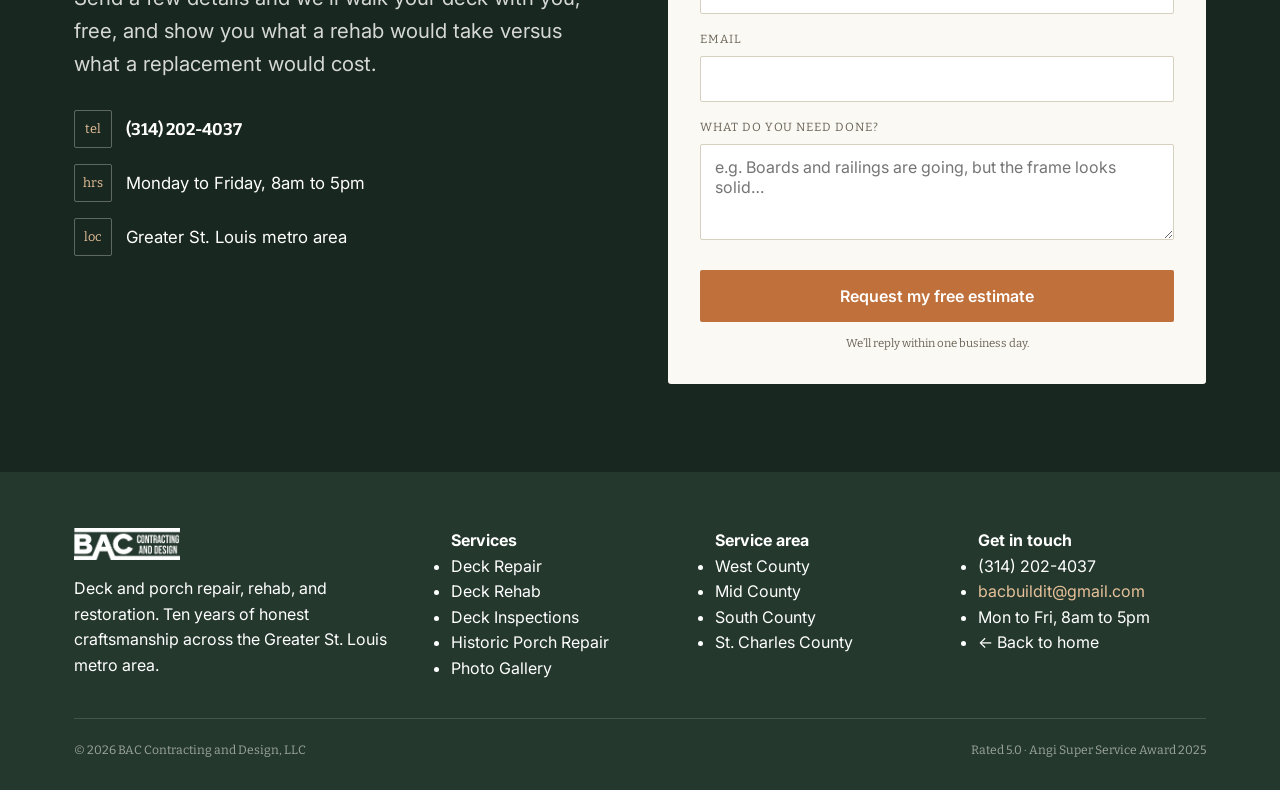
<file: deck-rehab-st-louis.html>
<!DOCTYPE html>
<html lang="en">
<head>
<meta charset="UTF-8">
<meta name="viewport" content="width=device-width, initial-scale=1.0">
<title>Deck Rehab &amp; Restoration St. Louis | Save vs. Replacing</title>
<meta name="description" content="Rehab your deck instead of replacing it. We save the solid structure and restore the rest for far less than a rebuild, across the St. Louis metro. Free estimates.">
<link rel="canonical" href="https://baccontractinganddesign.com/deck-rehab-st-louis">
<meta name="robots" content="index,follow,max-image-preview:large">
<meta name="theme-color" content="#24382D">

<meta property="og:type" content="website">
<meta property="og:site_name" content="BAC Contracting and Design">
<meta property="og:locale" content="en_US">
<meta property="og:title" content="Deck Rehab &amp; Restoration St. Louis | Save vs. Replacing">
<meta property="og:description" content="Rehab your deck instead of replacing it. We save the solid structure and restore the rest for far less than a rebuild, across the St. Louis metro. Free estimates.">
<meta property="og:url" content="https://baccontractinganddesign.com/deck-rehab-st-louis">
<meta property="og:image" content="https://baccontractinganddesign.com/images/img-1fa371feeb.webp">
<meta property="og:image:alt" content="Multi-level deck rehab with new railings and landscape lighting in St. Louis">
<meta name="twitter:card" content="summary_large_image">
<meta name="twitter:title" content="Deck Rehab &amp; Restoration St. Louis | Save vs. Replacing">
<meta name="twitter:description" content="Rehab your deck instead of replacing it. We save the solid structure and restore the rest for far less than a rebuild, across the St. Louis metro. Free estimates.">
<meta name="twitter:image" content="https://baccontractinganddesign.com/images/img-1fa371feeb.webp">

<link rel="preconnect" href="https://fonts.googleapis.com">
<link rel="preconnect" href="https://fonts.gstatic.com" crossorigin>
<link href="https://fonts.googleapis.com/css2?family=Bricolage+Grotesque:opsz,wght@12..96,500;12..96,600;12..96,700;12..96,800&family=Inter:wght@400;500;600&family=Bitter:wght@500;600;700&display=swap" rel="stylesheet">
<link rel="stylesheet" href="assets/site.css">

<script type="application/ld+json">
{
  "@context": "https://schema.org",
  "@graph": [
    {
      "@type": "HomeAndConstructionBusiness",
      "@id": "https://baccontractinganddesign.com/#business",
      "name": "BAC Contracting and Design",
      "url": "https://baccontractinganddesign.com/",
      "telephone": "+1-314-202-4037",
      "email": "bacbuildit@gmail.com",
      "image": "https://baccontractinganddesign.com/images/img-1fa371feeb.webp",
      "priceRange": "$$",
      "address": {"@type": "PostalAddress", "addressLocality": "St. Louis", "addressRegion": "MO", "addressCountry": "US"},
      "openingHoursSpecification": [{
        "@type": "OpeningHoursSpecification",
        "dayOfWeek": ["Monday","Tuesday","Wednesday","Thursday","Friday"],
        "opens": "08:00",
        "closes": "17:00"
      }],
      "aggregateRating": {"@type": "AggregateRating", "ratingValue": "5.0", "reviewCount": "5", "bestRating": "5", "worstRating": "1"}
    },
    {
      "@type": "Service",
      "@id": "https://baccontractinganddesign.com/deck-rehab-st-louis#service",
      "serviceType": "Deck Rehab and Restoration",
      "name": "Deck Rehab and Restoration in St. Louis",
      "description": "Deck rehab that keeps the sound structure and replaces only what has failed, typically 25 to 60% less than a full deck replacement, across the greater St. Louis metro.",
      "url": "https://baccontractinganddesign.com/deck-rehab-st-louis",
      "provider": {"@id": "https://baccontractinganddesign.com/#business"},
      "areaServed": [
        {"@type": "City", "name": "Ballwin, Missouri"},
        {"@type": "City", "name": "Chesterfield, Missouri"},
        {"@type": "City", "name": "Ellisville, Missouri"},
        {"@type": "City", "name": "Wildwood, Missouri"},
        {"@type": "City", "name": "Town and Country, Missouri"},
        {"@type": "City", "name": "Des Peres, Missouri"},
        {"@type": "City", "name": "Kirkwood, Missouri"},
        {"@type": "City", "name": "Webster Groves, Missouri"},
        {"@type": "City", "name": "Brentwood, Missouri"},
        {"@type": "City", "name": "Clayton, Missouri"},
        {"@type": "City", "name": "Richmond Heights, Missouri"},
        {"@type": "City", "name": "Mehlville, Missouri"},
        {"@type": "City", "name": "Oakville, Missouri"},
        {"@type": "City", "name": "Valley Park, Missouri"},
        {"@type": "City", "name": "Eureka, Missouri"},
        {"@type": "City", "name": "Grover, Missouri"},
        {"@type": "City", "name": "Pacific, Missouri"},
        {"@type": "City", "name": "Creve Coeur, Missouri"},
        {"@type": "City", "name": "Maryland Heights, Missouri"},
        {"@type": "AdministrativeArea", "name": "St. Charles County, Missouri"}
      ]
    },
    {
      "@type": "BreadcrumbList",
      "itemListElement": [
        {"@type": "ListItem", "position": 1, "name": "Home", "item": "https://baccontractinganddesign.com/"},
        {"@type": "ListItem", "position": 2, "name": "Deck Rehab St. Louis", "item": "https://baccontractinganddesign.com/deck-rehab-st-louis"}
      ]
    }
  ]
}
</script>
</head>
<body>

<header id="site-header">
  <div class="wrap nav">
    <a href="/" aria-label="BAC Contracting and Design home"><img decoding="async" fetchpriority="high" width="900" height="272" class="logo" src="images/img-20b8680ac4.webp" alt="BAC Contracting and Design, deck and porch repair in St. Louis"></a>
    <nav class="nav-links" aria-label="Primary">
      <div class="has-drop" id="svcDropWrap">
        <button class="drop-btn" id="svcDropBtn" type="button" aria-expanded="false" aria-controls="svcDrop">Services <span class="caret" aria-hidden="true">▾</span></button>
        <div class="drop" id="svcDrop">
          <a href="/deck-repair-st-louis">Deck Repair</a>
          <a href="/deck-rehab-st-louis" aria-current="page">Deck Rehab</a>
          <a href="/deck-inspections-st-louis">Deck Inspections</a>
          <a href="/historic-porch-repair-st-louis">Historic Porch Repair</a>
        </div>
      </div>
      <a href="/work.html">Photos</a>
      <a href="/service-area">Service Area</a>
      <a href="/#why">Why BAC</a>
      <a href="/#reviews">Reviews</a>
    </nav>
    <div class="nav-cta">
      <a class="nav-phone" href="tel:3142024037">(314) 202-4037</a>
      <a class="btn btn-primary" href="#estimate">Free estimate</a>
      <button class="hamburger" id="burger" type="button" aria-label="Menu" aria-expanded="false"><span></span><span></span><span></span></button>
    </div>
  </div>
  <div class="mobile-menu" id="mobileMenu">
    <div class="mm-label">Services</div>
    <a class="mm-sub" href="/deck-repair-st-louis">Deck Repair</a>
    <a class="mm-sub" href="/deck-rehab-st-louis" aria-current="page">Deck Rehab</a>
    <a class="mm-sub" href="/deck-inspections-st-louis">Deck Inspections</a>
    <a class="mm-sub" href="/historic-porch-repair-st-louis">Historic Porch Repair</a>
    <a href="/work.html">Photos</a>
    <a href="/service-area">Service Area</a>
    <a href="/#why">Why BAC</a>
    <a href="/#reviews">Reviews</a>
    <a href="tel:3142024037">Call (314) 202-4037</a>
    <a class="btn btn-primary" href="#estimate">Get a free estimate</a>
  </div>
</header>

<main>
  <div class="wrap">
    <nav class="crumbs" aria-label="Breadcrumb">
      <a href="/">Home</a><span class="sep">/</span><span aria-current="page">Deck Rehab St. Louis</span>
    </nav>
  </div>

  <!-- HERO -->
  <section class="page-hero">
    <div class="wrap hero-grid">
      <div class="reveal">
        <span class="eyebrow">Our specialty · Deck rehab &amp; restoration</span>
        <h1>Deck rehab and restoration in St. Louis</h1>
        <p class="lead"><strong>We save your deck. You save thousands.</strong> When the framing and footings under your deck are still sound, tearing the whole thing out is the expensive way to solve the problem. A deck rehab keeps what is holding up and replaces what has failed, for 25 to 60% less than a full replacement.</p>
        <div class="hero-btns">
          <a class="btn btn-primary" href="#estimate">Get a free estimate</a>
          <a class="btn btn-ghost" href="tel:3142024037">Call (314) 202-4037</a>
        </div>
        <div class="hero-trust">
          <span><b>★ 5.0</b> on Google and Angi</span><span class="dot"></span>
          <span><b>Super Service Award ’25</b></span><span class="dot"></span>
          <span><b>10 yrs</b> in business</span>
        </div>
      </div>
      <div class="reveal">
        <div class="frame">
          <img decoding="async" fetchpriority="high" width="700" height="700" src="images/img-1fa371feeb.webp" alt="Multi-level deck rehab in St. Louis with restored structure, new decking and railings">
          <span class="spec">Deck rehab &amp; restoration</span>
        </div>
      </div>
    </div>
  </section>

  <!-- WHAT IS A REHAB -->
  <section class="block tint">
    <div class="wrap">
      <div class="prose prose-wide reveal">
        <span class="eyebrow">The idea</span>
        <h2 style="margin:16px 0 18px">What a deck rehab actually is</h2>
        <p>A deck is really two things stacked on top of each other. Underneath there is the structure: footings, posts, beams, joists, and the connection to the house. On top there is everything you see and touch: the decking, railings, stairs, and trim. The weather gets to the visible half first, which is why a deck can look completely finished while the half doing the actual work is still in good shape.</p>
        <p>A deck rehab treats those two halves separately. We assess the structure honestly, repair or reinforce whatever in it has failed, and then replace the visible material on top. What you get back is a deck that is new where it counts and original where original is still strong. Same footprint, same layout, and as good as a new build, because everything that would not have lasted another twenty years has been replaced.</p>
        <div class="callout">
          <div class="k">The short version</div>
          <p>A replacement pays to throw away the parts of your deck that are still working. A rehab pays only for the parts that stopped.</p>
        </div>
      </div>
    </div>
  </section>

  <!-- SAVINGS -->
  <section class="block" id="savings">
    <div class="wrap">
      <div class="sec-head reveal">
        <span class="eyebrow">Rehab vs. replace</span>
        <h2>How much a deck rehab saves versus replacing</h2>
        <p>Two numbers come up on our estimates over and over, and both of them stay in your pocket.</p>
      </div>
      <div class="prose prose-wide reveal" style="margin-bottom:36px">
        <p>When the bones are good, rehabbing an existing deck runs <strong>25 to 60% less</strong> than tearing it out and building new. And when the trouble comes down to one failing beam, post, or footing, a targeted <a href="/deck-repair-st-louis#structural">structural repair</a> can land <strong>up to 75% under</strong> the cost of a whole new deck.</p>
        <p>The difference is easy to trace. A replacement pays for demolition, disposal, new footings, new framing, new everything, and weeks of crew time in your yard. A rehab skips most of that, because most of that is already behind your house and still doing its job. You are paying for the material that failed and the skill to swap it out cleanly, and that is a much shorter list.</p>
      </div>
      <div class="save-grid reveal">
        <div class="save-card replace">
          <div class="tier">Full tear-out &amp; replace</div>
          <div class="cost">$$$$</div>
          <ul>
            <li>Everything demolished and hauled away</li>
            <li>All-new materials, top to bottom</li>
            <li>New footings and framing you may not have needed</li>
            <li>Your backyard is a job site for weeks</li>
            <li>Sound structure thrown out with the rest</li>
          </ul>
        </div>
        <div class="save-card rehab">
          <div class="tier">Deck rehab</div>
          <div class="cost">$</div>
          <ul>
            <li>Keep the framing and footings that are still solid</li>
            <li>Replace only what has actually failed</li>
            <li>Less demo, less waste, less hauling</li>
            <li>Days on site, not weeks, so you get your yard back</li>
            <li>Typically 25 to 60% less than a full replacement</li>
          </ul>
        </div>
      </div>
      <div class="save-banner reveal">
        <span class="big">Save thousands, <em>sometimes tens of thousands.</em></span>
        <a class="btn btn-primary" href="#estimate">See what your deck needs</a>
      </div>
    </div>
  </section>

  <!-- BEFORE / AFTER -->
  <section class="block tint">
    <div class="wrap">
      <div class="sec-head reveal">
        <span class="eyebrow">Before &amp; after</span>
        <h2>A St. Louis deck rehab, start to finish</h2>
        <p>This deck was one estimate away from being torn out. The structure underneath was sound, so it stayed.</p>
      </div>
      <div class="ba-grid reveal">
        <figure class="ba before"><span class="tag">Before</span><img decoding="async" loading="lazy" width="700" height="700" src="images/img-0a555f0503.webp" alt="Weathered St. Louis deck with failing boards and railings before deck rehab"></figure>
        <figure class="ba after"><span class="tag">After</span><img decoding="async" loading="lazy" width="700" height="700" src="images/img-1a8899a496.webp" alt="The same St. Louis deck after rehab with new decking, rebuilt railings and repaired structure"></figure>
      </div>
      <p class="ba-note reveal">Original framing kept · failed members replaced · decking &amp; railings rebuilt to code</p>

      <div class="work-grid reveal" style="margin-top:32px">
        <figure><img decoding="async" loading="lazy" width="700" height="700" src="images/img-3df91b5ac9.webp" alt="Cedar deck rehab in St. Louis County with replaced boards and new railings"><figcaption>Cedar deck rehab</figcaption></figure>
        <figure><img decoding="async" loading="lazy" width="700" height="700" src="images/img-6f8c1f5fb9.webp" alt="St. Louis deck after rotted deck board replacement, photographed at golden hour"><figcaption>Deck board replacement</figcaption></figure>
        <figure><img decoding="async" loading="lazy" width="700" height="700" src="images/img-1ff9b739f6.webp" alt="Rehabbed cedar deck overlooking a backyard pool in the St. Louis metro"><figcaption>Cedar deck by the pool</figcaption></figure>
      </div>
      <div class="pill-row reveal">
        <a class="pill" href="/work.html">More deck rehab photos →</a>
      </div>
    </div>
  </section>

  <!-- WHEN REHAB IS RIGHT -->
  <section class="block">
    <div class="wrap prose-cols">
      <div class="prose reveal">
        <span class="eyebrow">Is your deck a candidate?</span>
        <h2 style="margin:16px 0 18px">When a deck rehab is the right call</h2>
        <p>A rehab is on the table whenever the structure is still carrying its load. In practice that usually looks like this:</p>
        <ul>
          <li>The footings and posts are stable and set correctly</li>
          <li>The framing is sound, or the failures are limited and reachable</li>
          <li>The problems are in the decking, railings, and stairs</li>
          <li>The deck attaches to the house properly, or can be corrected</li>
          <li>The layout still works for how you use the yard</li>
        </ul>
        <p>Hit most of those and a rehab will almost always be the better outcome, on cost and on time.</p>
      </div>
      <div class="prose reveal">
        <span class="eyebrow">Our rule</span>
        <h2 style="margin:16px 0 18px">When we will tell you to replace instead</h2>
        <p>Here is the standard we hold ourselves to: we will not rehab a deck that would not last as long as a brand new one. If yours genuinely needs to be replaced, we will say so plainly at the estimate, with the reasons in front of you.</p>
        <p>The vast majority of the time, it does not. Most decks have good bones and just need the right work to bring them back to solid, safe, and good for decades. Three things decide how long that lasts: the materials, the location, and how well you keep up with it. Keep up with it and you are looking at 20 years.</p>
      </div>
    </div>
  </section>

  <!-- KEEP / REPLACE -->
  <section class="block tint">
    <div class="wrap">
      <div class="sec-head reveal">
        <span class="eyebrow">The work itself</span>
        <h2>What we keep, and what we replace</h2>
        <p>Every rehab is scoped from what we find on the deck, but the split usually falls out like this.</p>
      </div>
      <div class="prose-cols reveal">
        <div class="prose">
          <h3 style="margin-top:0">Usually kept</h3>
          <ul>
            <li>Footings that are stable and correctly set</li>
            <li>Posts and beams still carrying their load</li>
            <li>Sound joists and blocking</li>
            <li>A ledger that is properly attached and flashed</li>
            <li>The footprint, layout, and elevation you already like</li>
          </ul>
        </div>
        <div class="prose">
          <h3 style="margin-top:0">Usually replaced</h3>
          <ul>
            <li>Decking that has rotted, cracked, cupped, or splintered</li>
            <li>Railings, posts, and balusters, brought to current code</li>
            <li>Stair treads, stringers, and landings</li>
            <li>Individual joists and hangers that have failed</li>
            <li>Fasteners and hardware that have corroded</li>
          </ul>
        </div>
      </div>
    </div>
  </section>

  <!-- STRUCTURAL -->
  <section class="block">
    <div class="wrap">
      <div class="prose prose-wide reveal">
        <span class="eyebrow">Why we can save decks others cannot</span>
        <h2 style="margin:16px 0 18px">The structural work that makes a rehab possible</h2>
        <p>A rehab is only honest if somebody actually gets under the deck and is willing to fix what they find. Replacing a beam or a rotted support post is highly technical work, and it is genuinely dangerous. It can mean carrying the full weight of the deck on temporary supports and working underneath it while you do. That is exactly why a lot of companies skip past it and recommend a replacement instead.</p>
        <p>We take that work on. It is the reason we can look at a deck another company wrote off and tell you it is worth saving, and it is where the biggest savings on this page come from. A structural repair done right can hold a deck for years at up to 75% less than a full rebuild. <a href="/deck-repair-st-louis#structural">See how we approach structural deck repair</a>.</p>
      </div>
    </div>
  </section>

  <!-- WHAT TO EXPECT -->
  <section class="block tint">
    <div class="wrap">
      <div class="sec-head reveal">
        <span class="eyebrow">From your side</span>
        <h2>What a deck rehab looks like for you</h2>
      </div>
      <div class="svc-grid reveal">
        <div class="svc"><h3>We walk the deck together</h3><p>You tell us your goal, we get underneath, and you find out what is actually failing. The estimate is free.</p></div>
        <div class="svc"><h3>You get options, cheapest included</h3><p>Safe and usable again, solid enough to forget about, or ready to pass an inspection. You pick the outcome.</p></div>
        <div class="svc"><h3>Days on site, not weeks</h3><p>Far less demo and hauling than a rebuild, which means less noise, less mess, and your yard back sooner.</p></div>
      </div>
      <p class="svc-foot reveal">Free estimates on every project, with a clear look at what your deck actually needs.</p>
      <p class="reveal" style="margin-top:18px"><a class="rev-more" href="/#faq" style="margin-top:0">Read all deck repair and rehab questions →</a></p>
    </div>
  </section>

  <!-- LOCAL -->
  <section class="block tint">
    <div class="wrap">
      <div class="prose prose-wide reveal">
        <span class="eyebrow">Where we rehab decks</span>
        <h2 style="margin:16px 0 18px">Deck rehab across St. Louis County and St. Charles County</h2>
        <p>Deck rehab takes us all over the western and central metro. In West County that means Ballwin, Chesterfield, Ellisville, Wildwood, Town and Country, Des Peres, Creve Coeur, and Maryland Heights, plus Valley Park, Eureka, Grover, and Pacific. Mid County brings Kirkwood, Webster Groves, Brentwood, Clayton, and Richmond Heights, where decks tend to be older and the savings from rehabbing rather than replacing tend to be larger. South County adds Mehlville and Oakville, and we work across St. Charles County too.</p>
        <p>If your deck has you weighing repair against replacement, that is exactly the conversation the free estimate is for. <a href="/service-area">See the full service area</a>, or <a href="/deck-repair-st-louis">start with deck repair</a> if you already know what failed.</p>
      </div>
    </div>
  </section>

  <!-- ESTIMATE -->
  <section class="block cta on-dark" id="estimate">
    <div class="wrap cta-grid">
      <div class="reveal">
        <span class="eyebrow">Free estimate</span>
        <h2>Find out what your deck is worth saving.</h2>
        <p class="lead">Send a few details and we&rsquo;ll walk your deck with you, free, and show you what a rehab would take versus what a replacement would cost.</p>
        <div class="cta-contact">
          <div class="cta-line"><span class="ic">tel</span><b>(314) 202-4037</b></div>
          <div class="cta-line"><span class="ic">hrs</span><span>Monday to Friday, 8am to 5pm</span></div>
          <div class="cta-line"><span class="ic">loc</span><span>Greater St. Louis metro area</span></div>
        </div>
      </div>
      <form id="estimateForm" action="https://formsubmit.co/bacbuildit@gmail.com" method="POST">
        <input type="hidden" name="_subject" value="New deck rehab estimate request from baccontractinganddesign.com">
        <input type="hidden" name="_template" value="table">
        <input type="hidden" name="_captcha" value="false">
        <input type="hidden" name="_next" value="https://baccontractinganddesign.com/deck-rehab-st-louis?sent=1">
        <input type="text" name="_honey" tabindex="-1" autocomplete="off" aria-hidden="true" style="position:absolute;left:-9999px">
        <div class="fld"><label for="name">Name</label><input id="name" name="name" type="text" autocomplete="name" required></div>
        <div class="fld"><label for="phone">Phone</label><input id="phone" name="phone" type="tel" autocomplete="tel" required></div>
        <div class="fld"><label for="email">Email</label><input id="email" name="email" type="email" autocomplete="email"></div>
        <div class="fld"><label for="msg">What do you need done?</label><textarea id="msg" name="msg" placeholder="e.g. Boards and railings are going, but the frame looks solid…"></textarea></div>
        <button class="btn btn-primary" type="submit">Request my free estimate</button>
        <p class="fine">We&rsquo;ll reply within one business day.</p>
      </form>
    </div>
  </section>
</main>

<footer>
  <div class="wrap">
    <div class="foot-grid">
      <div>
        <img decoding="async" loading="lazy" width="900" height="272" class="foot-logo" src="images/img-c56da3584b.webp" alt="BAC Contracting and Design, deck and porch repair in St. Louis">
        <p>Deck and porch repair, rehab, and restoration. Ten years of honest craftsmanship across the Greater St. Louis metro area.</p>
      </div>
      <div>
        <h4>Services</h4>
        <ul>
          <li><a href="/deck-repair-st-louis">Deck Repair</a></li>
          <li><a href="/deck-rehab-st-louis">Deck Rehab</a></li>
          <li><a href="/deck-inspections-st-louis">Deck Inspections</a></li>
          <li><a href="/historic-porch-repair-st-louis">Historic Porch Repair</a></li>
          <li><a href="/work.html">Photo Gallery</a></li>
        </ul>
      </div>
      <div>
        <h4>Service area</h4>
        <ul>
          <li><a href="/service-area">West County</a></li>
          <li><a href="/service-area">Mid County</a></li>
          <li><a href="/service-area">South County</a></li>
          <li><a href="/service-area">St. Charles County</a></li>
        </ul>
      </div>
      <div>
        <h4>Get in touch</h4>
        <ul>
          <li><a href="tel:3142024037">(314) 202-4037</a></li>
          <li><a href="mailto:bacbuildit@gmail.com" style="color:var(--cedar-soft)">bacbuildit@gmail.com</a></li>
          <li>Mon to Fri, 8am to 5pm</li>
          <li><a href="/">← Back to home</a></li>
        </ul>
      </div>
    </div>
    <div class="foot-bottom">
      <span>&copy; 2026 BAC Contracting and Design, LLC</span>
      <span>Rated 5.0 &middot; Angi Super Service Award 2025</span>
    </div>
  </div>
</footer>

<script src="assets/site.js" defer></script>
</body>
</html>
</file>
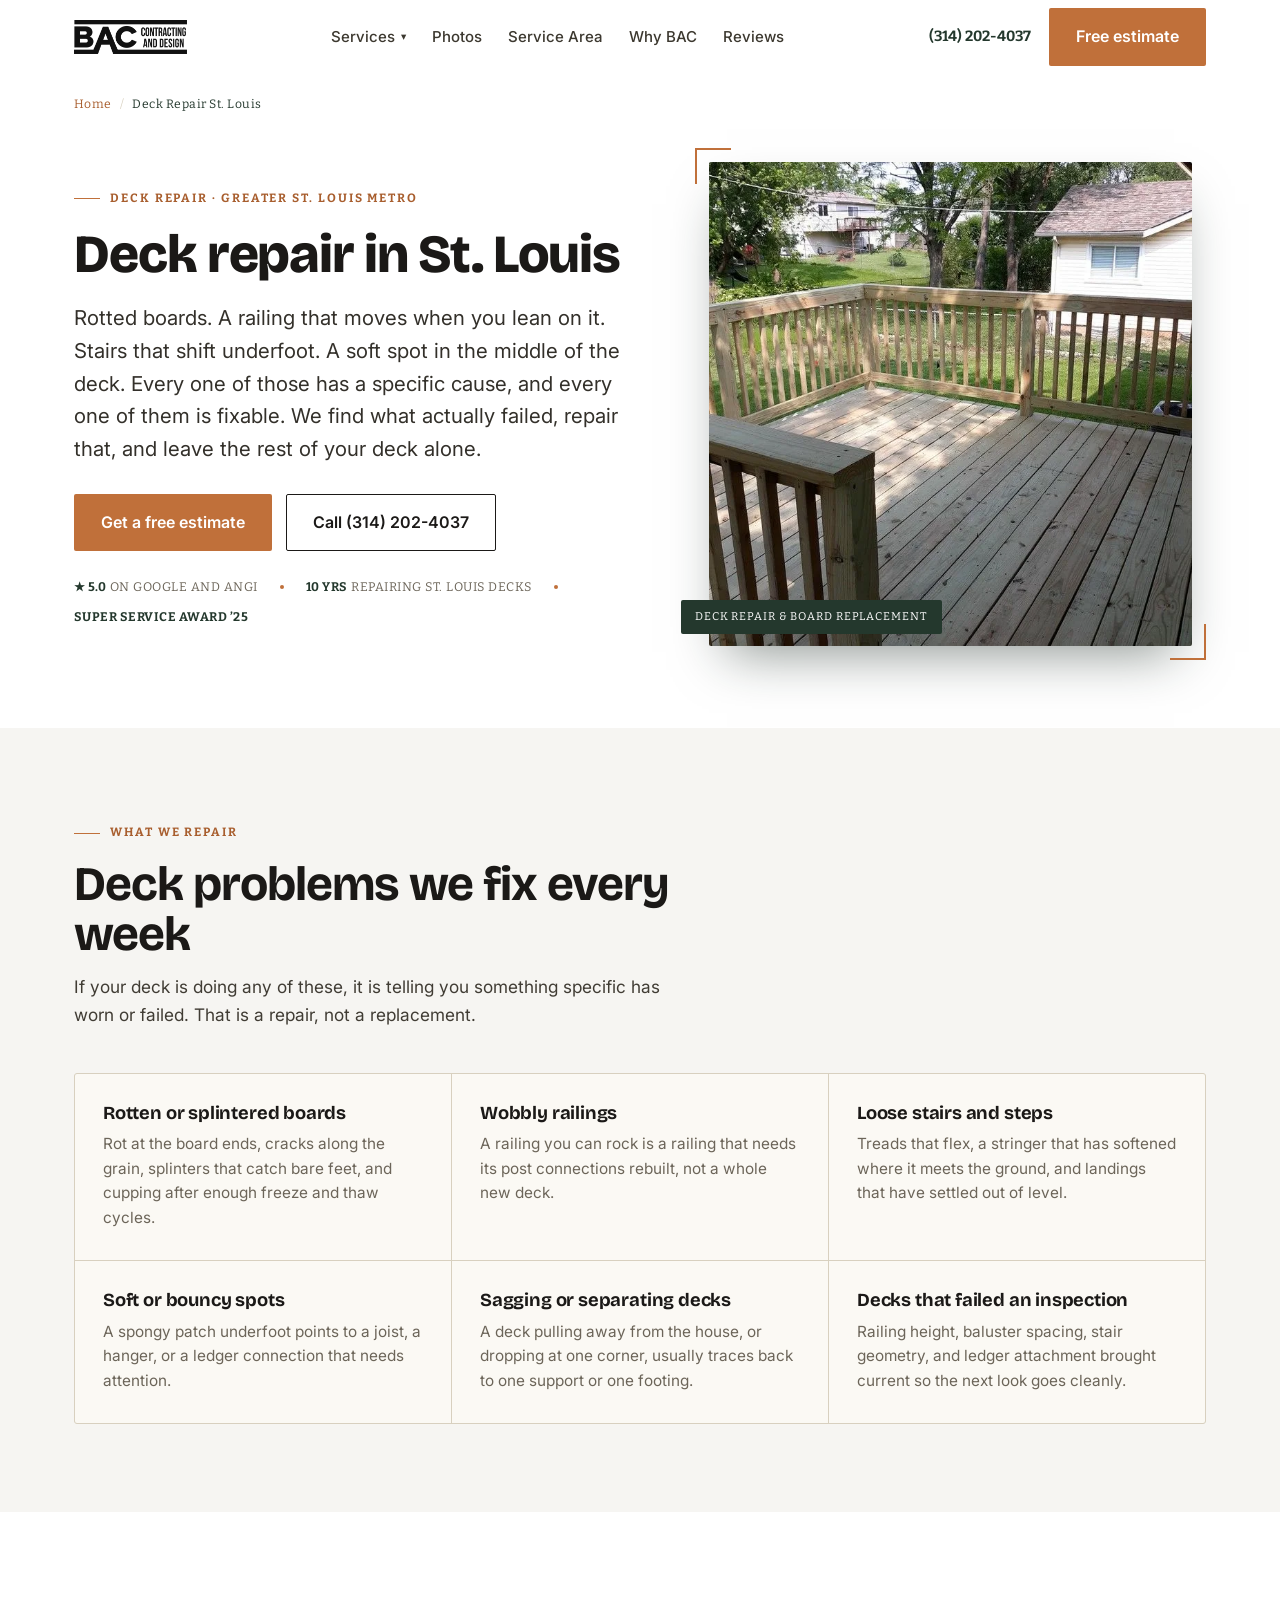
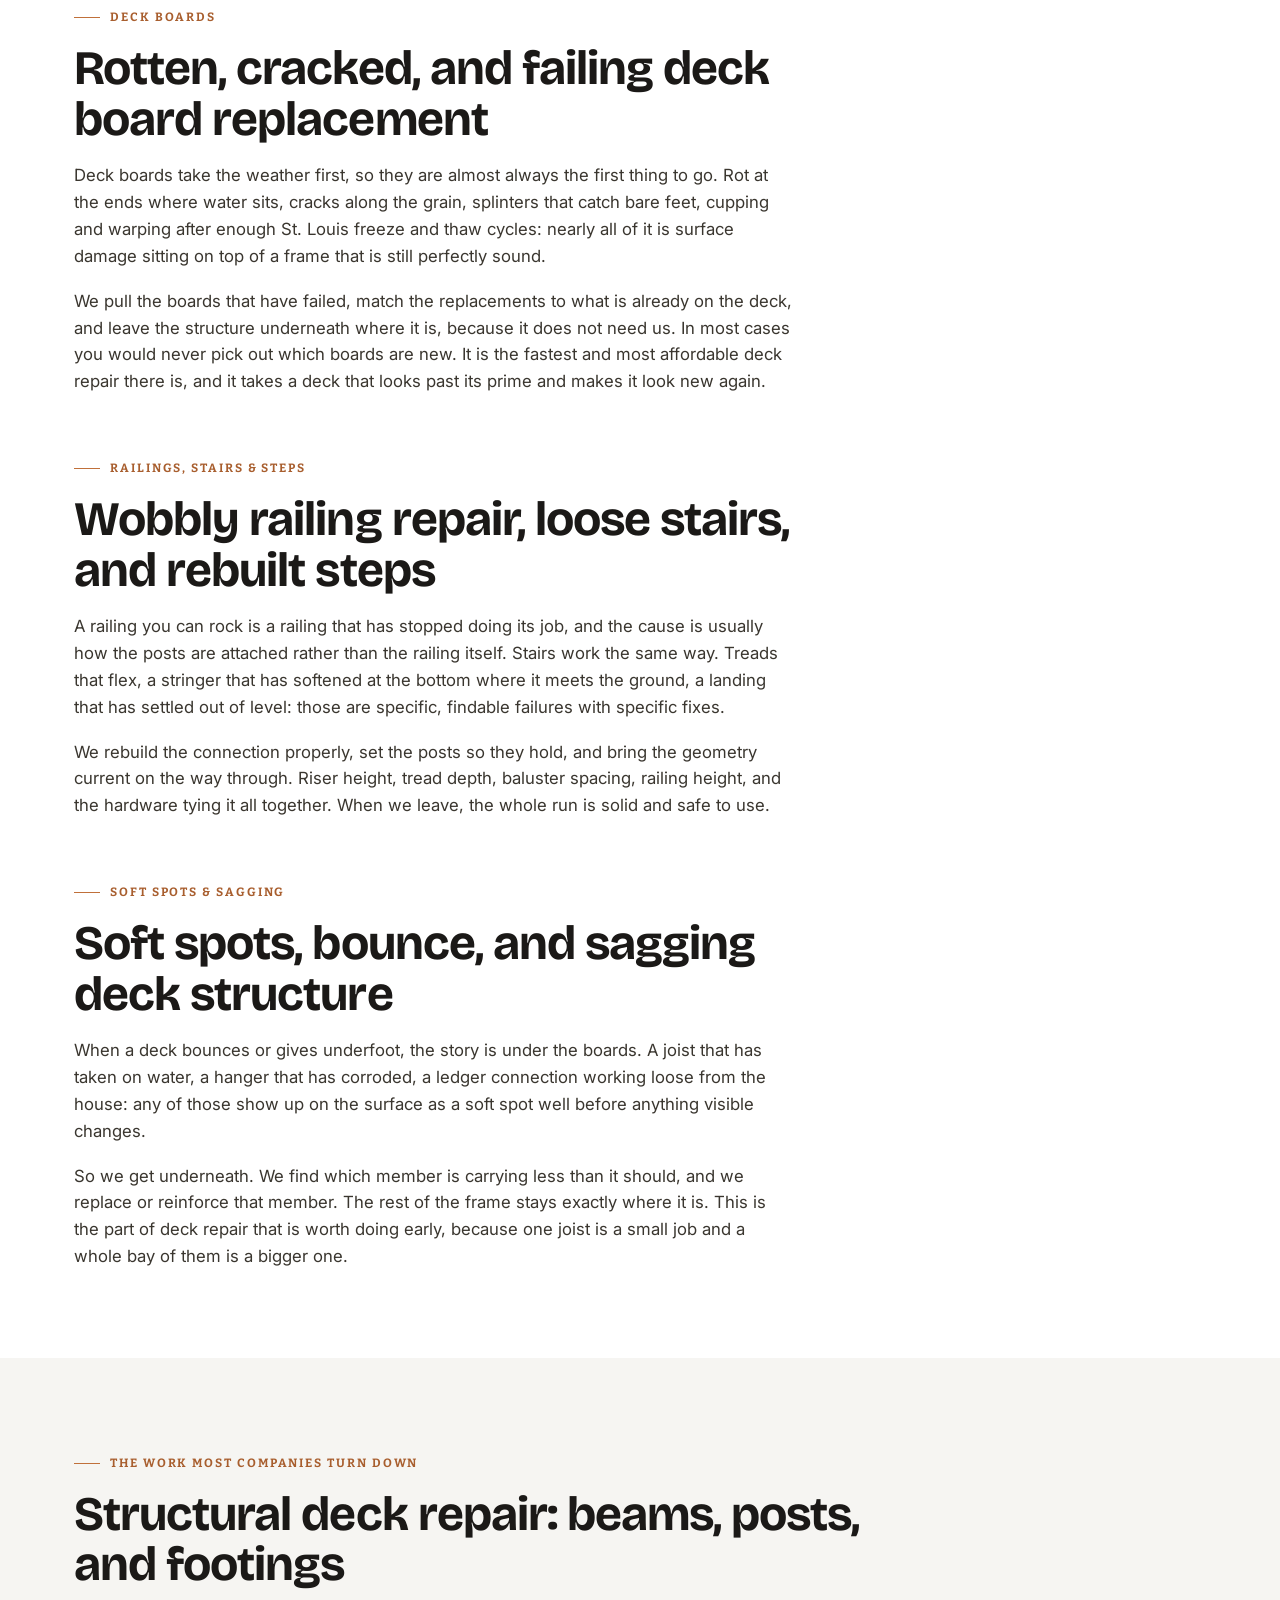
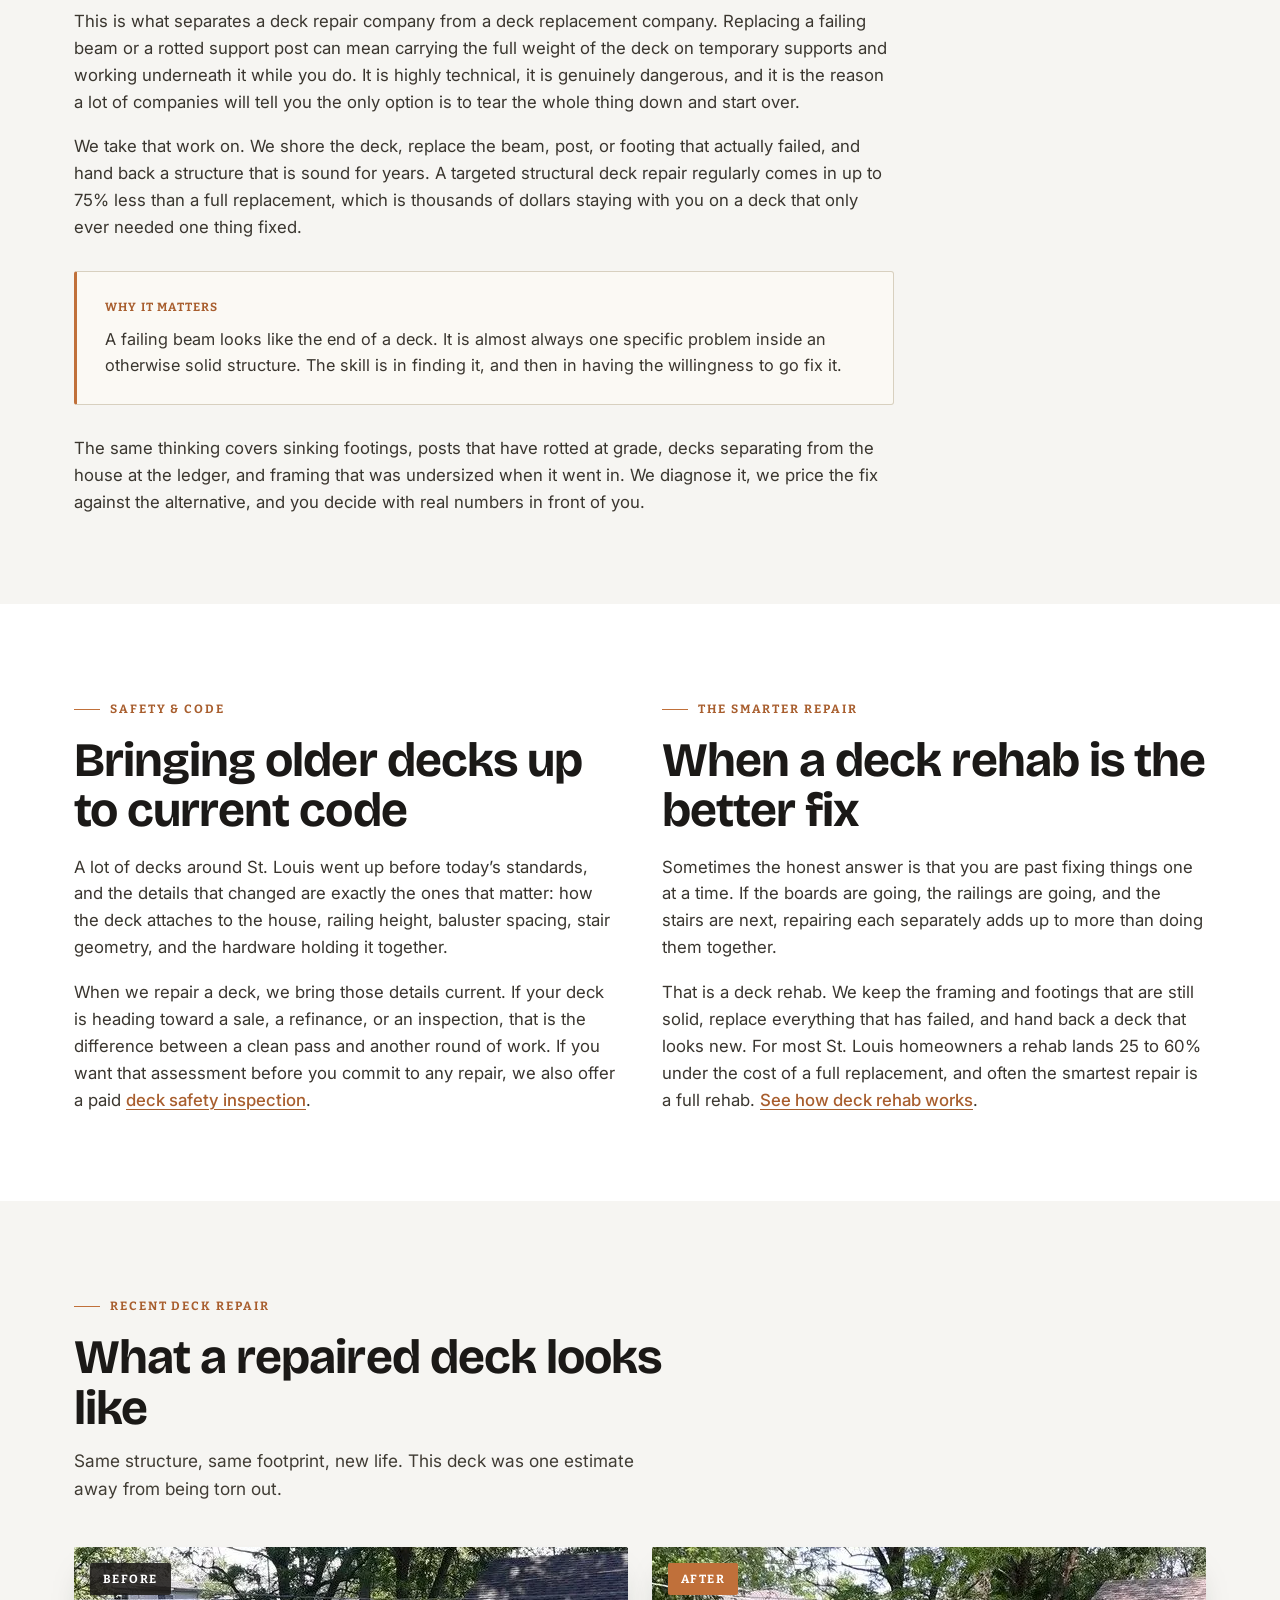
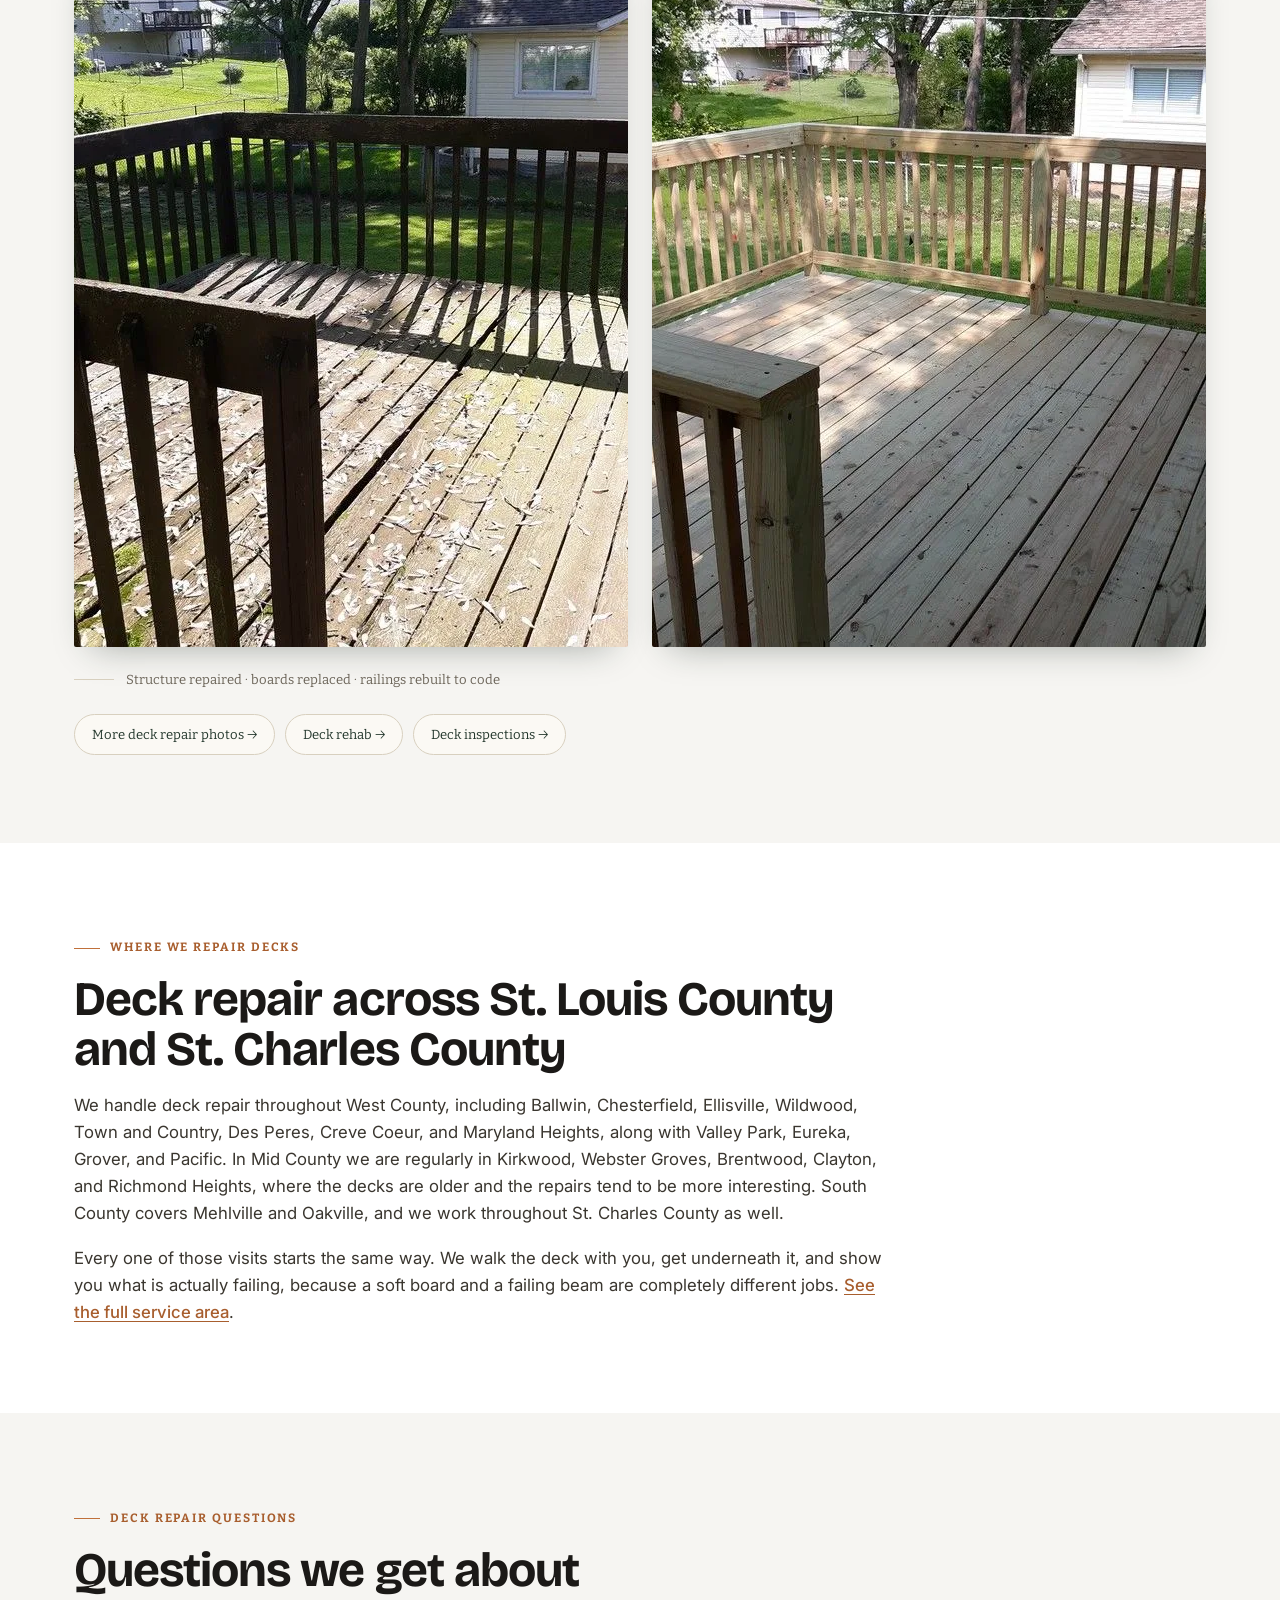
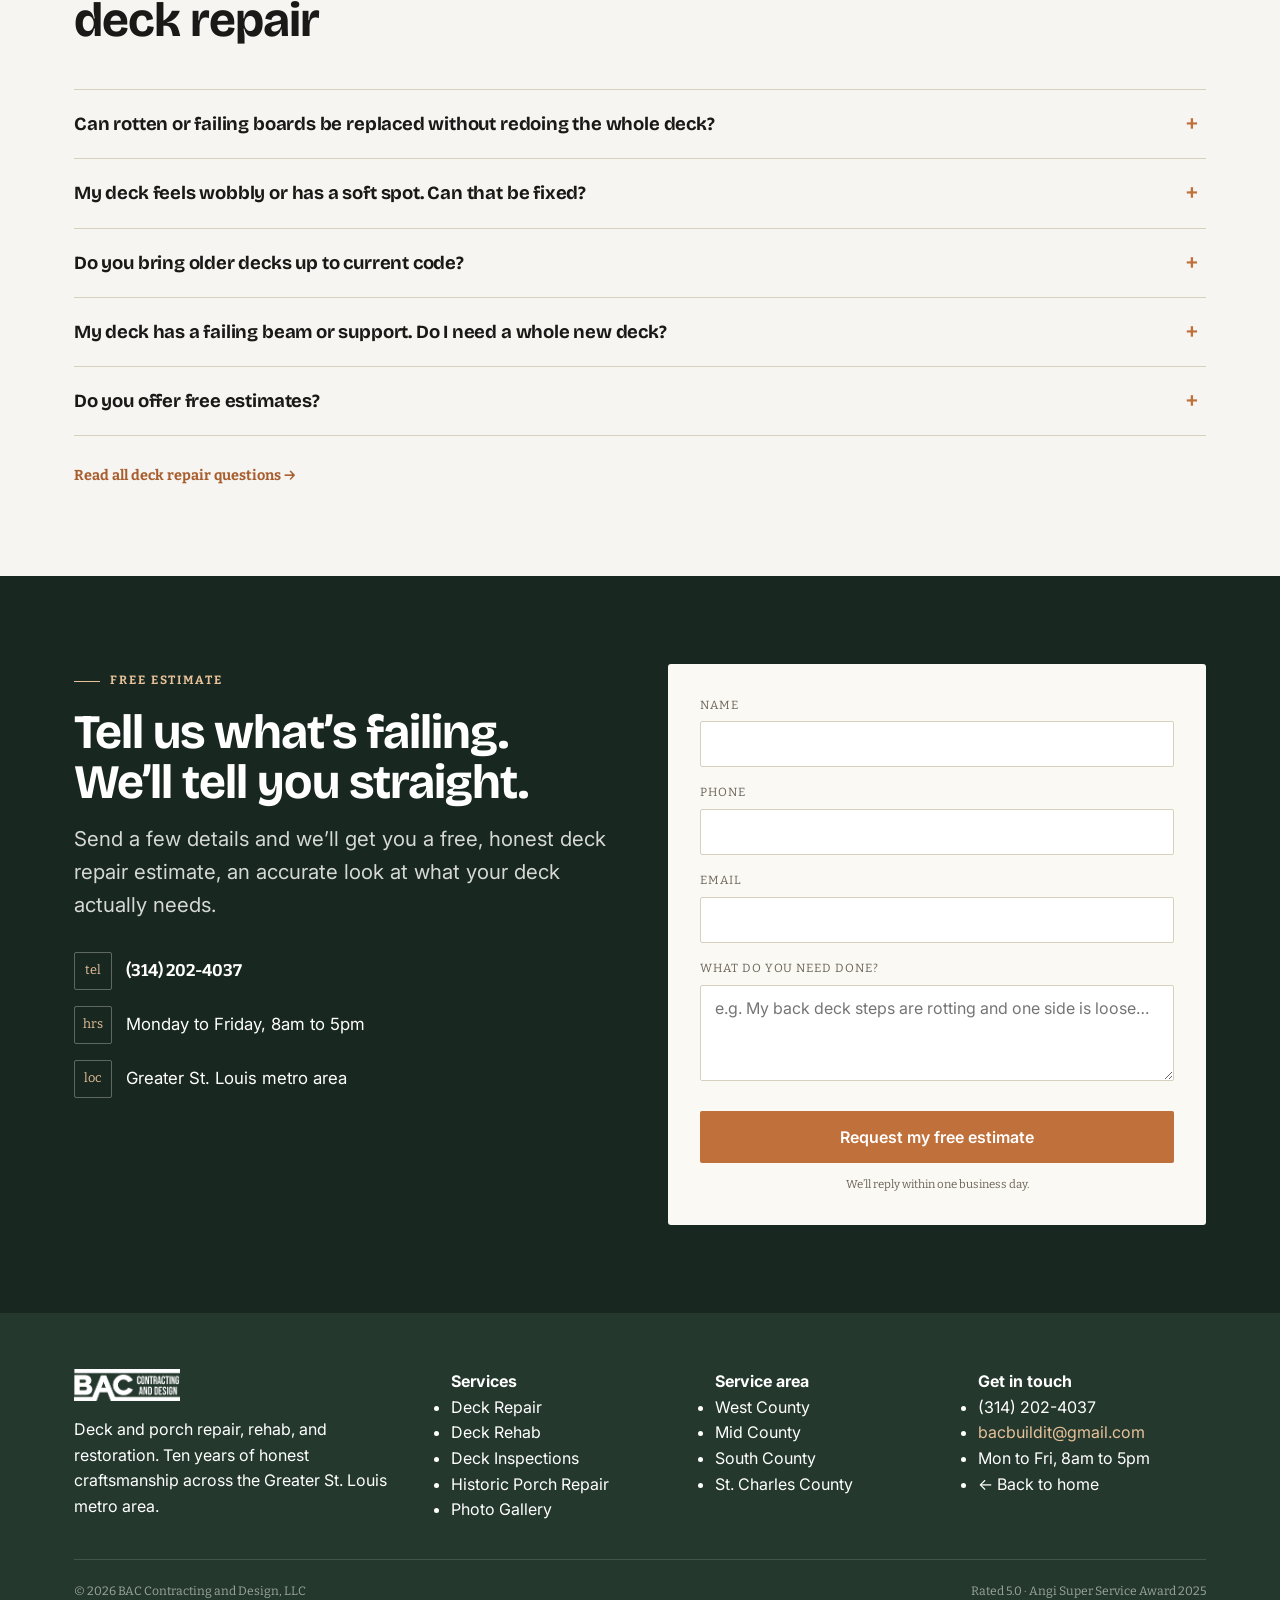
<file: deck-repair-st-louis.html>
<!DOCTYPE html>
<html lang="en">
<head>
<meta charset="UTF-8">
<meta name="viewport" content="width=device-width, initial-scale=1.0">
<title>Deck Repair St. Louis | Boards, Railings &amp; Structural Fixes</title>
<meta name="description" content="Expert deck repair across St. Louis. Rotten boards, wobbly railings, loose stairs, sagging structure, fixed right for a fraction of replacing. Free estimate.">
<link rel="canonical" href="https://baccontractinganddesign.com/deck-repair-st-louis">
<meta name="robots" content="index,follow,max-image-preview:large">
<meta name="theme-color" content="#24382D">

<meta property="og:type" content="website">
<meta property="og:site_name" content="BAC Contracting and Design">
<meta property="og:locale" content="en_US">
<meta property="og:title" content="Deck Repair St. Louis | Boards, Railings &amp; Structural Fixes">
<meta property="og:description" content="Expert deck repair across St. Louis. Rotten boards, wobbly railings, loose stairs, sagging structure, fixed right for a fraction of replacing. Free estimate.">
<meta property="og:url" content="https://baccontractinganddesign.com/deck-repair-st-louis">
<meta property="og:image" content="https://baccontractinganddesign.com/images/img-1a8899a496.webp">
<meta property="og:image:alt" content="St. Louis deck after repair with new decking and rebuilt railings">
<meta name="twitter:card" content="summary_large_image">
<meta name="twitter:title" content="Deck Repair St. Louis | Boards, Railings &amp; Structural Fixes">
<meta name="twitter:description" content="Expert deck repair across St. Louis. Rotten boards, wobbly railings, loose stairs, sagging structure, fixed right for a fraction of replacing. Free estimate.">
<meta name="twitter:image" content="https://baccontractinganddesign.com/images/img-1a8899a496.webp">

<link rel="preconnect" href="https://fonts.googleapis.com">
<link rel="preconnect" href="https://fonts.gstatic.com" crossorigin>
<link href="https://fonts.googleapis.com/css2?family=Bricolage+Grotesque:opsz,wght@12..96,500;12..96,600;12..96,700;12..96,800&family=Inter:wght@400;500;600&family=Bitter:wght@500;600;700&display=swap" rel="stylesheet">
<link rel="stylesheet" href="assets/site.css">

<script type="application/ld+json">
{
  "@context": "https://schema.org",
  "@graph": [
    {
      "@type": "HomeAndConstructionBusiness",
      "@id": "https://baccontractinganddesign.com/#business",
      "name": "BAC Contracting and Design",
      "url": "https://baccontractinganddesign.com/",
      "telephone": "+1-314-202-4037",
      "email": "bacbuildit@gmail.com",
      "image": "https://baccontractinganddesign.com/images/img-1fa371feeb.webp",
      "priceRange": "$$",
      "address": {"@type": "PostalAddress", "addressLocality": "St. Louis", "addressRegion": "MO", "addressCountry": "US"},
      "openingHoursSpecification": [{
        "@type": "OpeningHoursSpecification",
        "dayOfWeek": ["Monday","Tuesday","Wednesday","Thursday","Friday"],
        "opens": "08:00",
        "closes": "17:00"
      }],
      "aggregateRating": {"@type": "AggregateRating", "ratingValue": "5.0", "reviewCount": "5", "bestRating": "5", "worstRating": "1"}
    },
    {
      "@type": "Service",
      "@id": "https://baccontractinganddesign.com/deck-repair-st-louis#service",
      "serviceType": "Deck Repair",
      "name": "Deck Repair in St. Louis",
      "description": "Deck board replacement, railing and stair repair, soft spot and sagging structure diagnosis, and structural deck repair including beams, posts and footings, across the greater St. Louis metro.",
      "url": "https://baccontractinganddesign.com/deck-repair-st-louis",
      "provider": {"@id": "https://baccontractinganddesign.com/#business"},
      "areaServed": [
        {"@type": "City", "name": "Ballwin, Missouri"},
        {"@type": "City", "name": "Chesterfield, Missouri"},
        {"@type": "City", "name": "Ellisville, Missouri"},
        {"@type": "City", "name": "Wildwood, Missouri"},
        {"@type": "City", "name": "Town and Country, Missouri"},
        {"@type": "City", "name": "Des Peres, Missouri"},
        {"@type": "City", "name": "Kirkwood, Missouri"},
        {"@type": "City", "name": "Webster Groves, Missouri"},
        {"@type": "City", "name": "Brentwood, Missouri"},
        {"@type": "City", "name": "Clayton, Missouri"},
        {"@type": "City", "name": "Richmond Heights, Missouri"},
        {"@type": "City", "name": "Mehlville, Missouri"},
        {"@type": "City", "name": "Oakville, Missouri"},
        {"@type": "City", "name": "Valley Park, Missouri"},
        {"@type": "City", "name": "Eureka, Missouri"},
        {"@type": "City", "name": "Grover, Missouri"},
        {"@type": "City", "name": "Pacific, Missouri"},
        {"@type": "City", "name": "Creve Coeur, Missouri"},
        {"@type": "City", "name": "Maryland Heights, Missouri"},
        {"@type": "AdministrativeArea", "name": "St. Charles County, Missouri"}
      ]
    },
    {
      "@type": "BreadcrumbList",
      "itemListElement": [
        {"@type": "ListItem", "position": 1, "name": "Home", "item": "https://baccontractinganddesign.com/"},
        {"@type": "ListItem", "position": 2, "name": "Deck Repair St. Louis", "item": "https://baccontractinganddesign.com/deck-repair-st-louis"}
      ]
    }
  ]
}
</script>

<script type="application/ld+json">
{
  "@context": "https://schema.org",
  "@type": "FAQPage",
  "@id": "https://baccontractinganddesign.com/deck-repair-st-louis#faq",
  "mainEntity": [
    {
      "@type": "Question",
      "name": "Can rotten or failing boards be replaced without redoing the whole deck?",
      "acceptedAnswer": {"@type": "Answer", "text": "Yes, and it's some of the most common work we do. Rotted, cracked, splintered, or warped boards get pulled and swapped for new ones, while the solid structure underneath stays right where it is. In most cases you'd never know only part of the deck was touched when we're done. It's the fastest, most affordable way to take a deck that looks past its prime and make it feel new again."}
    },
    {
      "@type": "Question",
      "name": "My deck feels wobbly or has a soft spot. Can that be fixed?",
      "acceptedAnswer": {"@type": "Answer", "text": "Usually, yes, and it's worth having us look sooner rather than later. A wobbly railing, a bouncy or soft spot underfoot, stairs that feel loose, those are all signs that something specific has worn or failed, not necessarily that the whole deck is done. Often it comes back to a support, a connection, or a section of framing that needs attention. We find what's actually causing it and fix that, so your deck is solid and safe to walk on again."}
    },
    {
      "@type": "Question",
      "name": "Do you bring older decks up to current code?",
      "acceptedAnswer": {"@type": "Answer", "text": "Yes. A lot of older decks were built before today's safety standards, and small things like railing height, spacing, stair construction, and how the deck attaches to the house all matter for safety. When we work on a deck, we bring those details up to current code so it's safe for your family and holds up if it's ever inspected. If we spot something that isn't right, we'll point it out and tell you what it takes to fix it."}
    },
    {
      "@type": "Question",
      "name": "My deck has a failing beam or support. Do I need a whole new deck?",
      "acceptedAnswer": {"@type": "Answer", "text": "Almost never. A failing beam, a rotting support post, or a sagging section feels like the end of a deck, but it's usually one specific problem in an otherwise solid structure. Structural work like this is highly technical and genuinely dangerous. Replacing a beam can mean lifting the entire weight of the deck and working underneath it, which is why a lot of companies won't take it on and will tell you the whole deck has to come down instead. We will take it on. We go in, fix the actual failure, and leave you with a deck that's structurally sound for years, often for up to 75% less than a full replacement. It's some of the most demanding work there is, and some of the most worth it, because it saves people thousands they were told they had no choice but to spend."}
    },
    {
      "@type": "Question",
      "name": "Do you offer free estimates?",
      "acceptedAnswer": {"@type": "Answer", "text": "Yes, always. We'll come out, walk your deck with you, listen to what you're trying to accomplish, and give you a clear, honest assessment of what it needs. No cost, no obligation, and no pressure to decide anything on the spot. Even if it turns out the fix is simple, you'll walk away knowing exactly where your deck stands."}
    }
  ]
}
</script>
</head>
<body>

<header id="site-header">
  <div class="wrap nav">
    <a href="/" aria-label="BAC Contracting and Design home"><img decoding="async" fetchpriority="high" width="900" height="272" class="logo" src="images/img-20b8680ac4.webp" alt="BAC Contracting and Design, deck and porch repair in St. Louis"></a>
    <nav class="nav-links" aria-label="Primary">
      <div class="has-drop" id="svcDropWrap">
        <button class="drop-btn" id="svcDropBtn" type="button" aria-expanded="false" aria-controls="svcDrop">Services <span class="caret" aria-hidden="true">▾</span></button>
        <div class="drop" id="svcDrop">
          <a href="/deck-repair-st-louis" aria-current="page">Deck Repair</a>
          <a href="/deck-rehab-st-louis">Deck Rehab</a>
          <a href="/deck-inspections-st-louis">Deck Inspections</a>
          <a href="/historic-porch-repair-st-louis">Historic Porch Repair</a>
        </div>
      </div>
      <a href="/work.html">Photos</a>
      <a href="/service-area">Service Area</a>
      <a href="/#why">Why BAC</a>
      <a href="/#reviews">Reviews</a>
    </nav>
    <div class="nav-cta">
      <a class="nav-phone" href="tel:3142024037">(314) 202-4037</a>
      <a class="btn btn-primary" href="#estimate">Free estimate</a>
      <button class="hamburger" id="burger" type="button" aria-label="Menu" aria-expanded="false"><span></span><span></span><span></span></button>
    </div>
  </div>
  <div class="mobile-menu" id="mobileMenu">
    <div class="mm-label">Services</div>
    <a class="mm-sub" href="/deck-repair-st-louis" aria-current="page">Deck Repair</a>
    <a class="mm-sub" href="/deck-rehab-st-louis">Deck Rehab</a>
    <a class="mm-sub" href="/deck-inspections-st-louis">Deck Inspections</a>
    <a class="mm-sub" href="/historic-porch-repair-st-louis">Historic Porch Repair</a>
    <a href="/work.html">Photos</a>
    <a href="/service-area">Service Area</a>
    <a href="/#why">Why BAC</a>
    <a href="/#reviews">Reviews</a>
    <a href="tel:3142024037">Call (314) 202-4037</a>
    <a class="btn btn-primary" href="#estimate">Get a free estimate</a>
  </div>
</header>

<main>
  <div class="wrap">
    <nav class="crumbs" aria-label="Breadcrumb">
      <a href="/">Home</a><span class="sep">/</span><span aria-current="page">Deck Repair St. Louis</span>
    </nav>
  </div>

  <!-- HERO -->
  <section class="page-hero">
    <div class="wrap hero-grid">
      <div class="reveal">
        <span class="eyebrow">Deck repair · Greater St. Louis metro</span>
        <h1>Deck repair in St. Louis</h1>
        <p class="lead">Rotted boards. A railing that moves when you lean on it. Stairs that shift underfoot. A soft spot in the middle of the deck. Every one of those has a specific cause, and every one of them is fixable. We find what actually failed, repair that, and leave the rest of your deck alone.</p>
        <div class="hero-btns">
          <a class="btn btn-primary" href="#estimate">Get a free estimate</a>
          <a class="btn btn-ghost" href="tel:3142024037">Call (314) 202-4037</a>
        </div>
        <div class="hero-trust">
          <span><b>★ 5.0</b> on Google and Angi</span><span class="dot"></span>
          <span><b>10 yrs</b> repairing St. Louis decks</span><span class="dot"></span>
          <span><b>Super Service Award ’25</b></span>
        </div>
      </div>
      <div class="reveal">
        <div class="frame">
          <img decoding="async" fetchpriority="high" width="700" height="700" src="images/img-1a8899a496.webp" alt="St. Louis deck after repair with replaced deck boards and rebuilt railings">
          <span class="spec">Deck repair &amp; board replacement</span>
        </div>
      </div>
    </div>
  </section>

  <!-- SYMPTOMS -->
  <section class="block tint">
    <div class="wrap">
      <div class="sec-head reveal">
        <span class="eyebrow">What we repair</span>
        <h2>Deck problems we fix every week</h2>
        <p>If your deck is doing any of these, it is telling you something specific has worn or failed. That is a repair, not a replacement.</p>
      </div>
      <div class="svc-grid reveal">
        <div class="svc"><h3>Rotten or splintered boards</h3><p>Rot at the board ends, cracks along the grain, splinters that catch bare feet, and cupping after enough freeze and thaw cycles.</p></div>
        <div class="svc"><h3>Wobbly railings</h3><p>A railing you can rock is a railing that needs its post connections rebuilt, not a whole new deck.</p></div>
        <div class="svc"><h3>Loose stairs and steps</h3><p>Treads that flex, a stringer that has softened where it meets the ground, and landings that have settled out of level.</p></div>
        <div class="svc"><h3>Soft or bouncy spots</h3><p>A spongy patch underfoot points to a joist, a hanger, or a ledger connection that needs attention.</p></div>
        <div class="svc"><h3>Sagging or separating decks</h3><p>A deck pulling away from the house, or dropping at one corner, usually traces back to one support or one footing.</p></div>
        <div class="svc"><h3>Decks that failed an inspection</h3><p>Railing height, baluster spacing, stair geometry, and ledger attachment brought current so the next look goes cleanly.</p></div>
      </div>
    </div>
  </section>

  <!-- DETAIL SECTIONS -->
  <section class="block">
    <div class="wrap">
      <div class="prose reveal" id="boards">
        <span class="eyebrow">Deck boards</span>
        <h2 style="margin:16px 0 18px">Rotten, cracked, and failing deck board replacement</h2>
        <p>Deck boards take the weather first, so they are almost always the first thing to go. Rot at the ends where water sits, cracks along the grain, splinters that catch bare feet, cupping and warping after enough St. Louis freeze and thaw cycles: nearly all of it is surface damage sitting on top of a frame that is still perfectly sound.</p>
        <p>We pull the boards that have failed, match the replacements to what is already on the deck, and leave the structure underneath where it is, because it does not need us. In most cases you would never pick out which boards are new. It is the fastest and most affordable deck repair there is, and it takes a deck that looks past its prime and makes it look new again.</p>
      </div>

      <div class="prose reveal" id="railings" style="margin-top:56px">
        <span class="eyebrow">Railings, stairs &amp; steps</span>
        <h2 style="margin:16px 0 18px">Wobbly railing repair, loose stairs, and rebuilt steps</h2>
        <p>A railing you can rock is a railing that has stopped doing its job, and the cause is usually how the posts are attached rather than the railing itself. Stairs work the same way. Treads that flex, a stringer that has softened at the bottom where it meets the ground, a landing that has settled out of level: those are specific, findable failures with specific fixes.</p>
        <p>We rebuild the connection properly, set the posts so they hold, and bring the geometry current on the way through. Riser height, tread depth, baluster spacing, railing height, and the hardware tying it all together. When we leave, the whole run is solid and safe to use.</p>
      </div>

      <div class="prose reveal" id="soft-spots" style="margin-top:56px">
        <span class="eyebrow">Soft spots &amp; sagging</span>
        <h2 style="margin:16px 0 18px">Soft spots, bounce, and sagging deck structure</h2>
        <p>When a deck bounces or gives underfoot, the story is under the boards. A joist that has taken on water, a hanger that has corroded, a ledger connection working loose from the house: any of those show up on the surface as a soft spot well before anything visible changes.</p>
        <p>So we get underneath. We find which member is carrying less than it should, and we replace or reinforce that member. The rest of the frame stays exactly where it is. This is the part of deck repair that is worth doing early, because one joist is a small job and a whole bay of them is a bigger one.</p>
      </div>
    </div>
  </section>

  <!-- STRUCTURAL -->
  <section class="block tint" id="structural">
    <div class="wrap">
      <div class="prose prose-wide reveal">
        <span class="eyebrow">The work most companies turn down</span>
        <h2 style="margin:16px 0 18px">Structural deck repair: beams, posts, and footings</h2>
        <p>This is what separates a deck repair company from a deck replacement company. Replacing a failing beam or a rotted support post can mean carrying the full weight of the deck on temporary supports and working underneath it while you do. It is highly technical, it is genuinely dangerous, and it is the reason a lot of companies will tell you the only option is to tear the whole thing down and start over.</p>
        <p>We take that work on. We shore the deck, replace the beam, post, or footing that actually failed, and hand back a structure that is sound for years. A targeted structural deck repair regularly comes in up to 75% less than a full replacement, which is thousands of dollars staying with you on a deck that only ever needed one thing fixed.</p>
        <div class="callout">
          <div class="k">Why it matters</div>
          <p>A failing beam looks like the end of a deck. It is almost always one specific problem inside an otherwise solid structure. The skill is in finding it, and then in having the willingness to go fix it.</p>
        </div>
        <p>The same thinking covers sinking footings, posts that have rotted at grade, decks separating from the house at the ledger, and framing that was undersized when it went in. We diagnose it, we price the fix against the alternative, and you decide with real numbers in front of you.</p>
      </div>
    </div>
  </section>

  <!-- CODE -->
  <section class="block">
    <div class="wrap prose-cols">
      <div class="prose reveal">
        <span class="eyebrow">Safety &amp; code</span>
        <h2 style="margin:16px 0 18px">Bringing older decks up to current code</h2>
        <p>A lot of decks around St. Louis went up before today&rsquo;s standards, and the details that changed are exactly the ones that matter: how the deck attaches to the house, railing height, baluster spacing, stair geometry, and the hardware holding it together.</p>
        <p>When we repair a deck, we bring those details current. If your deck is heading toward a sale, a refinance, or an inspection, that is the difference between a clean pass and another round of work. If you want that assessment before you commit to any repair, we also offer a paid <a href="/deck-inspections-st-louis">deck safety inspection</a>.</p>
      </div>
      <div class="prose reveal">
        <span class="eyebrow">The smarter repair</span>
        <h2 style="margin:16px 0 18px">When a deck rehab is the better fix</h2>
        <p>Sometimes the honest answer is that you are past fixing things one at a time. If the boards are going, the railings are going, and the stairs are next, repairing each separately adds up to more than doing them together.</p>
        <p>That is a deck rehab. We keep the framing and footings that are still solid, replace everything that has failed, and hand back a deck that looks new. For most St. Louis homeowners a rehab lands 25 to 60% under the cost of a full replacement, and often the smartest repair is a full rehab. <a href="/deck-rehab-st-louis">See how deck rehab works</a>.</p>
      </div>
    </div>
  </section>

  <!-- WORK PROOF -->
  <section class="block tint">
    <div class="wrap">
      <div class="sec-head reveal">
        <span class="eyebrow">Recent deck repair</span>
        <h2>What a repaired deck looks like</h2>
        <p>Same structure, same footprint, new life. This deck was one estimate away from being torn out.</p>
      </div>
      <div class="ba-grid reveal">
        <figure class="ba before"><span class="tag">Before</span><img decoding="async" loading="lazy" width="700" height="700" src="images/img-0a555f0503.webp" alt="St. Louis deck before repair with rotted boards and failing railings"></figure>
        <figure class="ba after"><span class="tag">After</span><img decoding="async" loading="lazy" width="700" height="700" src="images/img-1a8899a496.webp" alt="The same St. Louis deck after board replacement, railing repair and structural work"></figure>
      </div>
      <p class="ba-note reveal">Structure repaired · boards replaced · railings rebuilt to code</p>
      <div class="pill-row reveal">
        <a class="pill" href="/work.html">More deck repair photos →</a>
        <a class="pill" href="/deck-rehab-st-louis">Deck rehab →</a>
        <a class="pill" href="/deck-inspections-st-louis">Deck inspections →</a>
      </div>
    </div>
  </section>

  <!-- LOCAL -->
  <section class="block">
    <div class="wrap">
      <div class="prose prose-wide reveal">
        <span class="eyebrow">Where we repair decks</span>
        <h2 style="margin:16px 0 18px">Deck repair across St. Louis County and St. Charles County</h2>
        <p>We handle deck repair throughout West County, including Ballwin, Chesterfield, Ellisville, Wildwood, Town and Country, Des Peres, Creve Coeur, and Maryland Heights, along with Valley Park, Eureka, Grover, and Pacific. In Mid County we are regularly in Kirkwood, Webster Groves, Brentwood, Clayton, and Richmond Heights, where the decks are older and the repairs tend to be more interesting. South County covers Mehlville and Oakville, and we work throughout St. Charles County as well.</p>
        <p>Every one of those visits starts the same way. We walk the deck with you, get underneath it, and show you what is actually failing, because a soft board and a failing beam are completely different jobs. <a href="/service-area">See the full service area</a>.</p>
      </div>
    </div>
  </section>

  <!-- FAQ -->
  <section class="block tint" id="faq">
    <div class="wrap">
      <div class="sec-head reveal">
        <span class="eyebrow">Deck repair questions</span>
        <h2>Questions we get about deck repair</h2>
      </div>
      <div class="faq reveal">
        <details>
          <summary>Can rotten or failing boards be replaced without redoing the whole deck?</summary>
          <div class="ans"><p>Yes, and it&rsquo;s some of the most common work we do. Rotted, cracked, splintered, or warped boards get pulled and swapped for new ones, while the solid structure underneath stays right where it is. In most cases you&rsquo;d never know only part of the deck was touched when we&rsquo;re done. It&rsquo;s the fastest, most affordable way to take a deck that looks past its prime and make it feel new again.</p></div>
        </details>
        <details>
          <summary>My deck feels wobbly or has a soft spot. Can that be fixed?</summary>
          <div class="ans"><p>Usually, yes, and it&rsquo;s worth having us look sooner rather than later. A wobbly railing, a bouncy or soft spot underfoot, stairs that feel loose, those are all signs that something specific has worn or failed, not necessarily that the whole deck is done. Often it comes back to a support, a connection, or a section of framing that needs attention. We find what&rsquo;s actually causing it and fix that, so your deck is solid and safe to walk on again.</p></div>
        </details>
        <details>
          <summary>Do you bring older decks up to current code?</summary>
          <div class="ans"><p>Yes. A lot of older decks were built before today&rsquo;s safety standards, and small things like railing height, spacing, stair construction, and how the deck attaches to the house all matter for safety. When we work on a deck, we bring those details up to current code so it&rsquo;s safe for your family and holds up if it&rsquo;s ever inspected. If we spot something that isn&rsquo;t right, we&rsquo;ll point it out and tell you what it takes to fix it.</p></div>
        </details>
        <details>
          <summary>My deck has a failing beam or support. Do I need a whole new deck?</summary>
          <div class="ans"><p>Almost never. A failing beam, a rotting support post, or a sagging section feels like the end of a deck, but it&rsquo;s usually one specific problem in an otherwise solid structure. Structural work like this is highly technical and genuinely dangerous. Replacing a beam can mean lifting the entire weight of the deck and working underneath it, which is why a lot of companies won&rsquo;t take it on and will tell you the whole deck has to come down instead. We will take it on. We go in, fix the actual failure, and leave you with a deck that&rsquo;s structurally sound for years, often for up to 75% less than a full replacement. It&rsquo;s some of the most demanding work there is, and some of the most worth it, because it saves people thousands they were told they had no choice but to spend.</p></div>
        </details>
        <details>
          <summary>Do you offer free estimates?</summary>
          <div class="ans"><p>Yes, always. We&rsquo;ll come out, walk your deck with you, listen to what you&rsquo;re trying to accomplish, and give you a clear, honest assessment of what it needs. No cost, no obligation, and no pressure to decide anything on the spot. Even if it turns out the fix is simple, you&rsquo;ll walk away knowing exactly where your deck stands.</p></div>
        </details>
      </div>
      <p class="reveal" style="margin-top:26px"><a class="rev-more" href="/#faq" style="margin-top:0">Read all deck repair questions →</a></p>
    </div>
  </section>

  <!-- ESTIMATE -->
  <section class="block cta on-dark" id="estimate">
    <div class="wrap cta-grid">
      <div class="reveal">
        <span class="eyebrow">Free estimate</span>
        <h2>Tell us what&rsquo;s failing. We&rsquo;ll tell you straight.</h2>
        <p class="lead">Send a few details and we&rsquo;ll get you a free, honest deck repair estimate, an accurate look at what your deck actually needs.</p>
        <div class="cta-contact">
          <div class="cta-line"><span class="ic">tel</span><b>(314) 202-4037</b></div>
          <div class="cta-line"><span class="ic">hrs</span><span>Monday to Friday, 8am to 5pm</span></div>
          <div class="cta-line"><span class="ic">loc</span><span>Greater St. Louis metro area</span></div>
        </div>
      </div>
      <form id="estimateForm" action="https://formsubmit.co/bacbuildit@gmail.com" method="POST">
        <input type="hidden" name="_subject" value="New deck repair estimate request from baccontractinganddesign.com">
        <input type="hidden" name="_template" value="table">
        <input type="hidden" name="_captcha" value="false">
        <input type="hidden" name="_next" value="https://baccontractinganddesign.com/deck-repair-st-louis?sent=1">
        <input type="text" name="_honey" tabindex="-1" autocomplete="off" aria-hidden="true" style="position:absolute;left:-9999px">
        <div class="fld"><label for="name">Name</label><input id="name" name="name" type="text" autocomplete="name" required></div>
        <div class="fld"><label for="phone">Phone</label><input id="phone" name="phone" type="tel" autocomplete="tel" required></div>
        <div class="fld"><label for="email">Email</label><input id="email" name="email" type="email" autocomplete="email"></div>
        <div class="fld"><label for="msg">What do you need done?</label><textarea id="msg" name="msg" placeholder="e.g. My back deck steps are rotting and one side is loose…"></textarea></div>
        <button class="btn btn-primary" type="submit">Request my free estimate</button>
        <p class="fine">We&rsquo;ll reply within one business day.</p>
      </form>
    </div>
  </section>
</main>

<footer>
  <div class="wrap">
    <div class="foot-grid">
      <div>
        <img decoding="async" loading="lazy" width="900" height="272" class="foot-logo" src="images/img-c56da3584b.webp" alt="BAC Contracting and Design, deck and porch repair in St. Louis">
        <p>Deck and porch repair, rehab, and restoration. Ten years of honest craftsmanship across the Greater St. Louis metro area.</p>
      </div>
      <div>
        <h4>Services</h4>
        <ul>
          <li><a href="/deck-repair-st-louis">Deck Repair</a></li>
          <li><a href="/deck-rehab-st-louis">Deck Rehab</a></li>
          <li><a href="/deck-inspections-st-louis">Deck Inspections</a></li>
          <li><a href="/historic-porch-repair-st-louis">Historic Porch Repair</a></li>
          <li><a href="/work.html">Photo Gallery</a></li>
        </ul>
      </div>
      <div>
        <h4>Service area</h4>
        <ul>
          <li><a href="/service-area">West County</a></li>
          <li><a href="/service-area">Mid County</a></li>
          <li><a href="/service-area">South County</a></li>
          <li><a href="/service-area">St. Charles County</a></li>
        </ul>
      </div>
      <div>
        <h4>Get in touch</h4>
        <ul>
          <li><a href="tel:3142024037">(314) 202-4037</a></li>
          <li><a href="mailto:bacbuildit@gmail.com" style="color:var(--cedar-soft)">bacbuildit@gmail.com</a></li>
          <li>Mon to Fri, 8am to 5pm</li>
          <li><a href="/">← Back to home</a></li>
        </ul>
      </div>
    </div>
    <div class="foot-bottom">
      <span>&copy; 2026 BAC Contracting and Design, LLC</span>
      <span>Rated 5.0 &middot; Angi Super Service Award 2025</span>
    </div>
  </div>
</footer>

<script src="assets/site.js" defer></script>
</body>
</html>
</file>
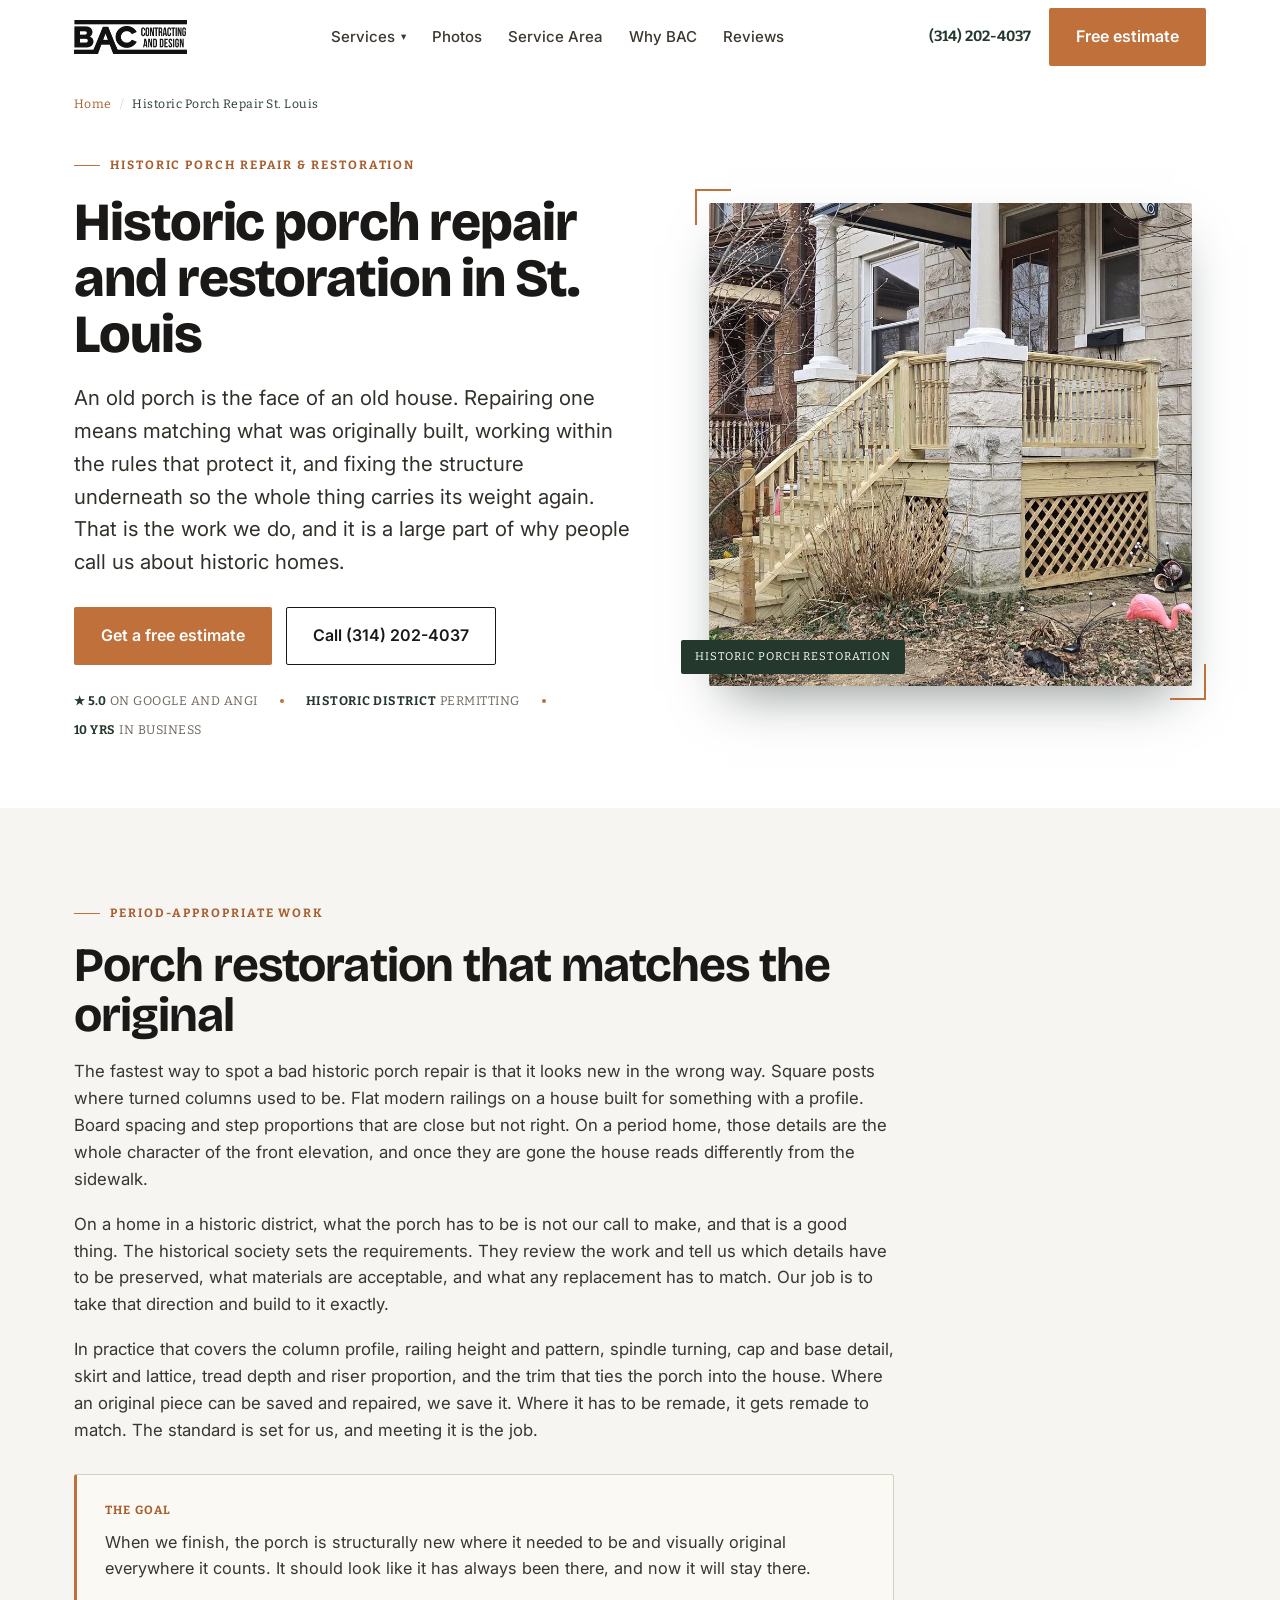
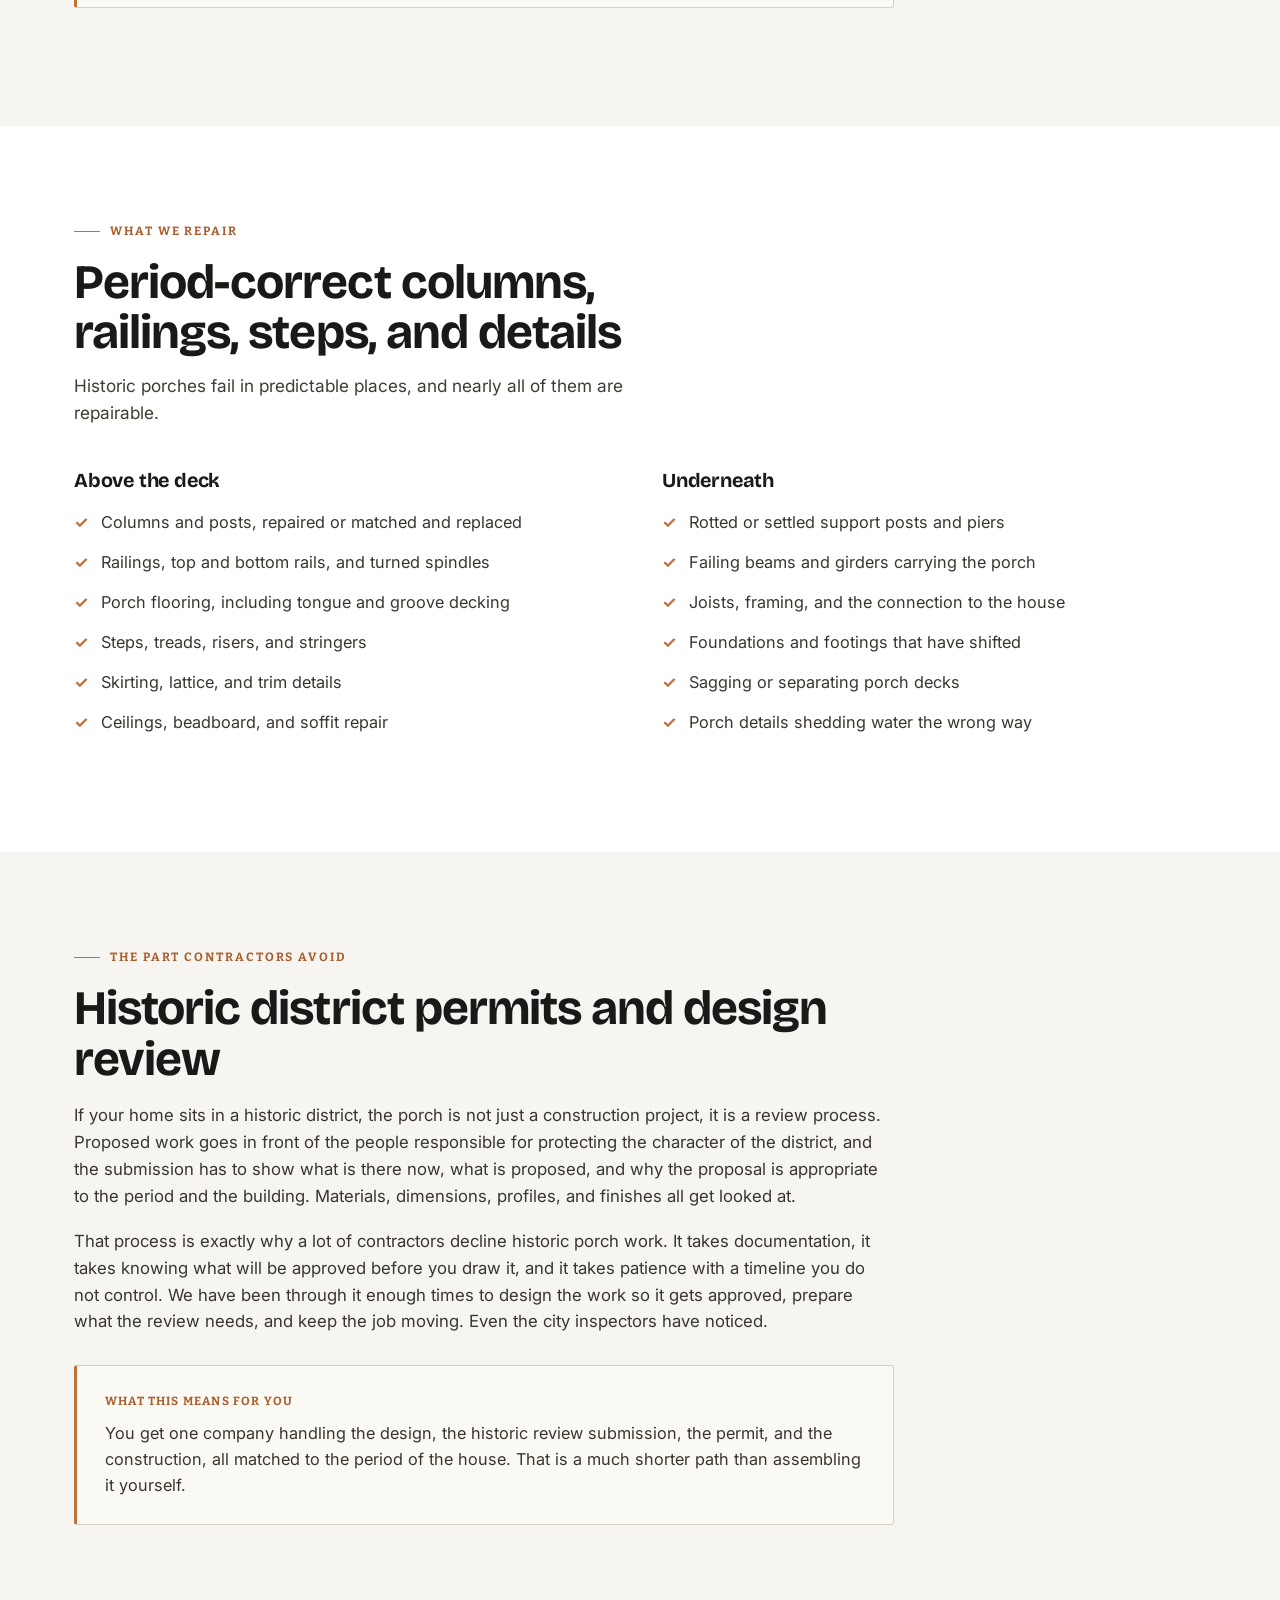
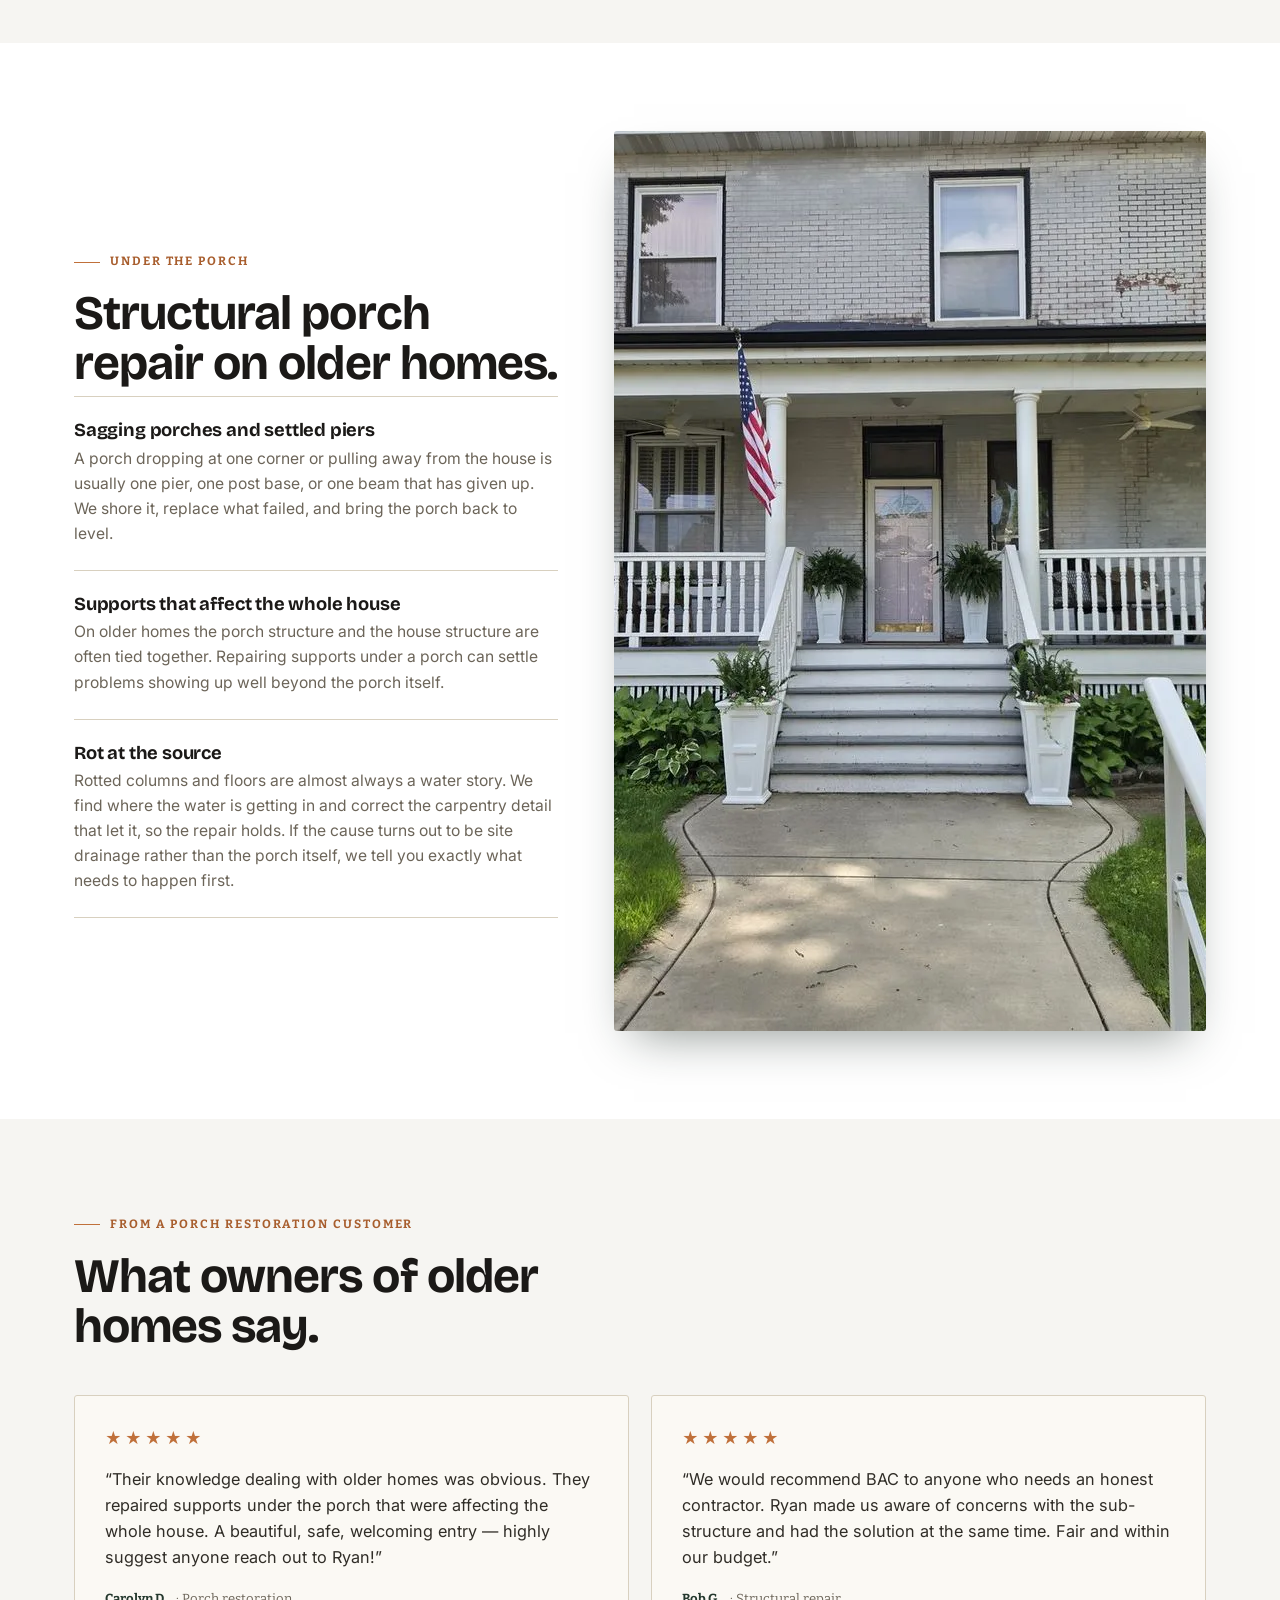
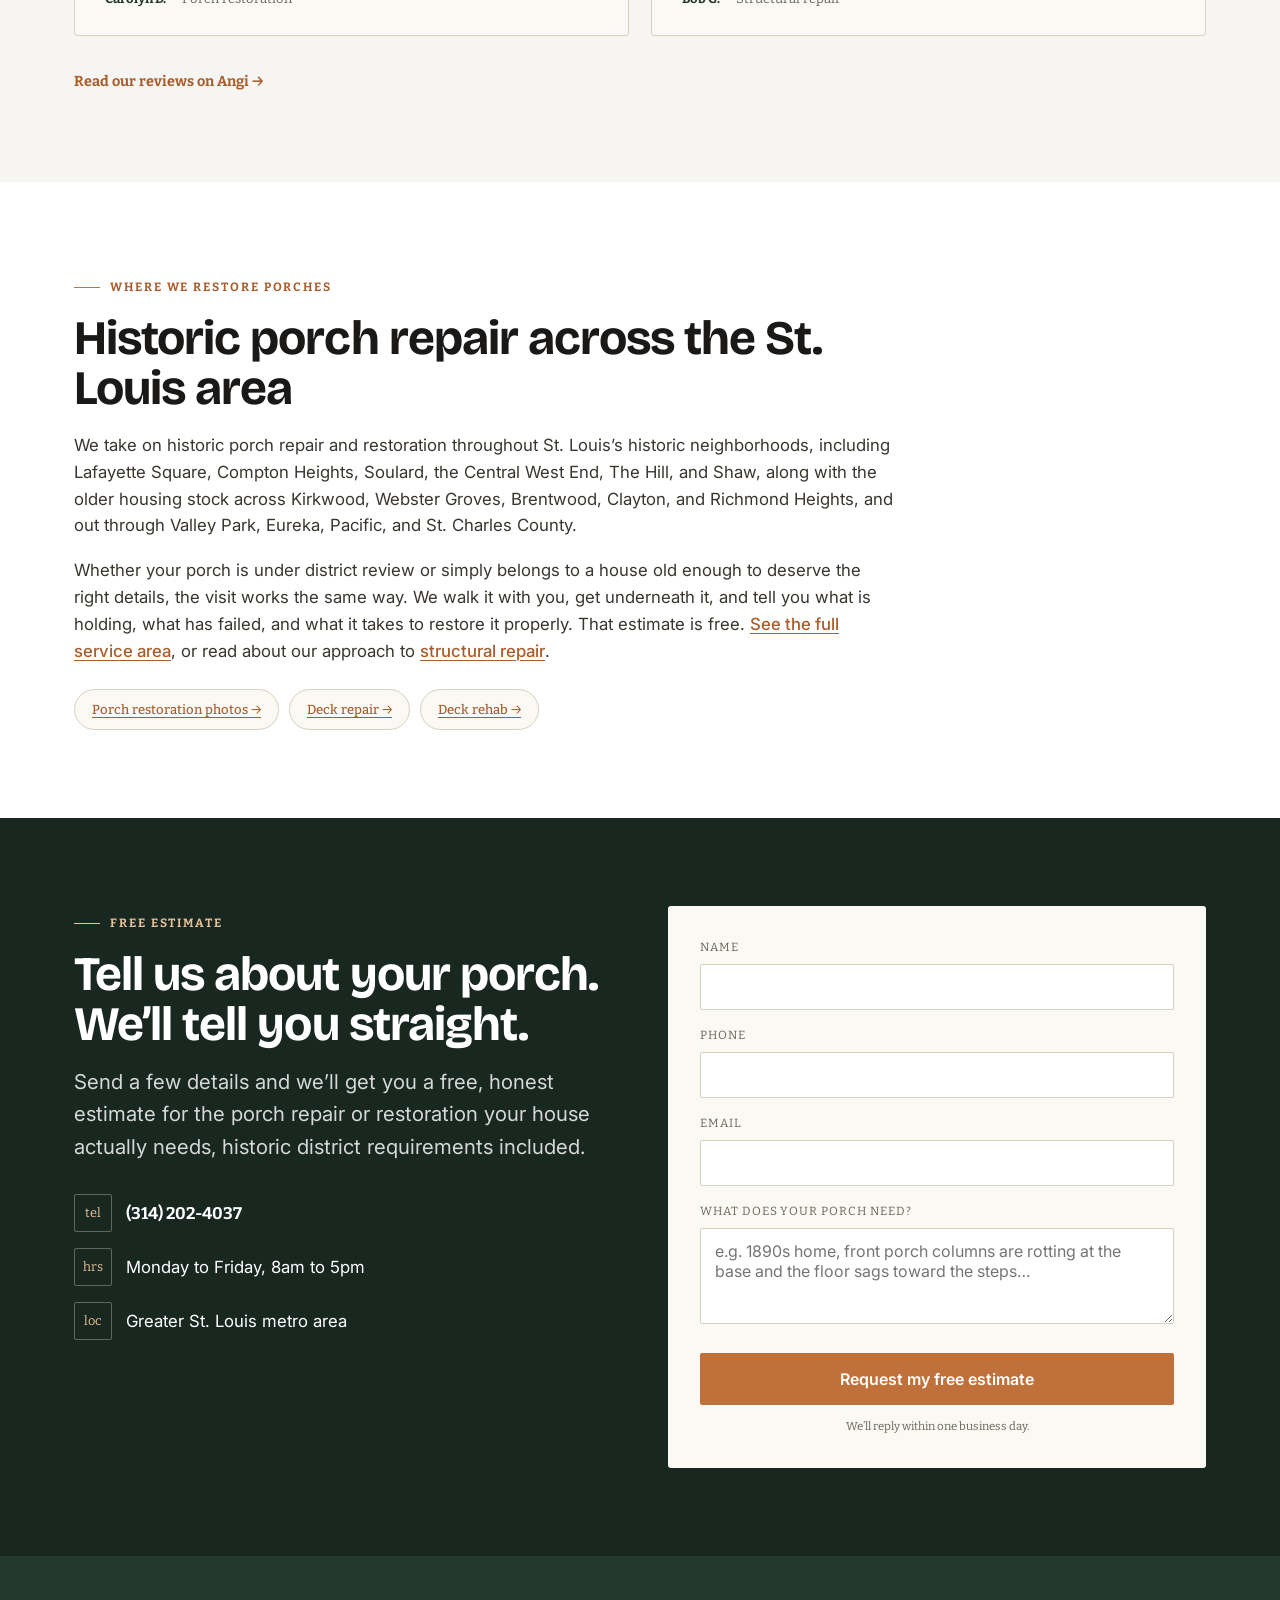
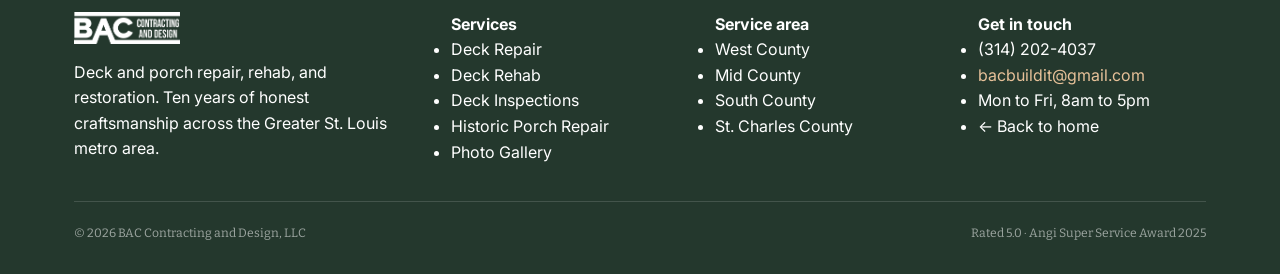
<file: historic-porch-repair-st-louis.html>
<!DOCTYPE html>
<html lang="en">
<head>
<meta charset="UTF-8">
<meta name="viewport" content="width=device-width, initial-scale=1.0">
<title>Historic Porch Repair &amp; Restoration St. Louis | District Experts</title>
<meta name="description" content="Porch repair and restoration for historic St. Louis homes. Period-matched work that meets historic district requirements. Serving the city's historic neighborhoods.">
<link rel="canonical" href="https://baccontractinganddesign.com/historic-porch-repair-st-louis">
<meta name="robots" content="index,follow,max-image-preview:large">
<meta name="theme-color" content="#24382D">

<meta property="og:type" content="website">
<meta property="og:site_name" content="BAC Contracting and Design">
<meta property="og:locale" content="en_US">
<meta property="og:title" content="Historic Porch Repair &amp; Restoration St. Louis | District Experts">
<meta property="og:description" content="Porch repair and restoration for historic St. Louis homes. Period-matched work that meets historic district requirements. Serving the city's historic neighborhoods.">
<meta property="og:url" content="https://baccontractinganddesign.com/historic-porch-repair-st-louis">
<meta property="og:image" content="https://baccontractinganddesign.com/images/img-c30a82d945.webp">
<meta property="og:image:alt" content="Restored historic St. Louis porch with period turned-spindle railings">
<meta name="twitter:card" content="summary_large_image">
<meta name="twitter:title" content="Historic Porch Repair &amp; Restoration St. Louis | District Experts">
<meta name="twitter:description" content="Porch repair and restoration for historic St. Louis homes. Period-matched work that meets historic district requirements. Serving the city's historic neighborhoods.">
<meta name="twitter:image" content="https://baccontractinganddesign.com/images/img-c30a82d945.webp">

<link rel="preconnect" href="https://fonts.googleapis.com">
<link rel="preconnect" href="https://fonts.gstatic.com" crossorigin>
<link href="https://fonts.googleapis.com/css2?family=Bricolage+Grotesque:opsz,wght@12..96,500;12..96,600;12..96,700;12..96,800&family=Inter:wght@400;500;600&family=Bitter:wght@500;600;700&display=swap" rel="stylesheet">
<link rel="stylesheet" href="assets/site.css">

<script type="application/ld+json">
{
  "@context": "https://schema.org",
  "@graph": [
    {
      "@type": "HomeAndConstructionBusiness",
      "@id": "https://baccontractinganddesign.com/#business",
      "name": "BAC Contracting and Design",
      "url": "https://baccontractinganddesign.com/",
      "telephone": "+1-314-202-4037",
      "email": "bacbuildit@gmail.com",
      "image": "https://baccontractinganddesign.com/images/img-1fa371feeb.webp",
      "priceRange": "$$",
      "address": {"@type": "PostalAddress", "addressLocality": "St. Louis", "addressRegion": "MO", "addressCountry": "US"},
      "openingHoursSpecification": [{
        "@type": "OpeningHoursSpecification",
        "dayOfWeek": ["Monday","Tuesday","Wednesday","Thursday","Friday"],
        "opens": "08:00",
        "closes": "17:00"
      }],
      "aggregateRating": {"@type": "AggregateRating", "ratingValue": "5.0", "reviewCount": "5", "bestRating": "5", "worstRating": "1"}
    },
    {
      "@type": "Service",
      "@id": "https://baccontractinganddesign.com/historic-porch-repair-st-louis#service",
      "serviceType": "Historic Porch Repair and Restoration",
      "name": "Historic Porch Repair and Restoration in St. Louis",
      "description": "Period-appropriate porch repair and restoration for historic homes, including matched columns, railings and details, structural porch repair, and historic district permit and design review requirements.",
      "url": "https://baccontractinganddesign.com/historic-porch-repair-st-louis",
      "provider": {"@id": "https://baccontractinganddesign.com/#business"},
      "areaServed": [
        {"@type": "City", "name": "St. Louis, Missouri"},
        {"@type": "City", "name": "Kirkwood, Missouri"},
        {"@type": "City", "name": "Webster Groves, Missouri"},
        {"@type": "City", "name": "Brentwood, Missouri"},
        {"@type": "City", "name": "Clayton, Missouri"},
        {"@type": "City", "name": "Richmond Heights, Missouri"},
        {"@type": "City", "name": "Ballwin, Missouri"},
        {"@type": "City", "name": "Des Peres, Missouri"},
        {"@type": "City", "name": "Valley Park, Missouri"},
        {"@type": "City", "name": "Eureka, Missouri"},
        {"@type": "City", "name": "Pacific, Missouri"},
        {"@type": "AdministrativeArea", "name": "St. Charles County, Missouri"}
      ]
    },
    {
      "@type": "BreadcrumbList",
      "itemListElement": [
        {"@type": "ListItem", "position": 1, "name": "Home", "item": "https://baccontractinganddesign.com/"},
        {"@type": "ListItem", "position": 2, "name": "Historic Porch Repair St. Louis", "item": "https://baccontractinganddesign.com/historic-porch-repair-st-louis"}
      ]
    }
  ]
}
</script>
</head>
<body>

<header id="site-header">
  <div class="wrap nav">
    <a href="/" aria-label="BAC Contracting and Design home"><img decoding="async" fetchpriority="high" width="900" height="272" class="logo" src="images/img-20b8680ac4.webp" alt="BAC Contracting and Design, deck and porch repair in St. Louis"></a>
    <nav class="nav-links" aria-label="Primary">
      <div class="has-drop" id="svcDropWrap">
        <button class="drop-btn" id="svcDropBtn" type="button" aria-expanded="false" aria-controls="svcDrop">Services <span class="caret" aria-hidden="true">▾</span></button>
        <div class="drop" id="svcDrop">
          <a href="/deck-repair-st-louis">Deck Repair</a>
          <a href="/deck-rehab-st-louis">Deck Rehab</a>
          <a href="/deck-inspections-st-louis">Deck Inspections</a>
          <a href="/historic-porch-repair-st-louis" aria-current="page">Historic Porch Repair</a>
        </div>
      </div>
      <a href="/work.html">Photos</a>
      <a href="/service-area">Service Area</a>
      <a href="/#why">Why BAC</a>
      <a href="/#reviews">Reviews</a>
    </nav>
    <div class="nav-cta">
      <a class="nav-phone" href="tel:3142024037">(314) 202-4037</a>
      <a class="btn btn-primary" href="#estimate">Free estimate</a>
      <button class="hamburger" id="burger" type="button" aria-label="Menu" aria-expanded="false"><span></span><span></span><span></span></button>
    </div>
  </div>
  <div class="mobile-menu" id="mobileMenu">
    <div class="mm-label">Services</div>
    <a class="mm-sub" href="/deck-repair-st-louis">Deck Repair</a>
    <a class="mm-sub" href="/deck-rehab-st-louis">Deck Rehab</a>
    <a class="mm-sub" href="/deck-inspections-st-louis">Deck Inspections</a>
    <a class="mm-sub" href="/historic-porch-repair-st-louis" aria-current="page">Historic Porch Repair</a>
    <a href="/work.html">Photos</a>
    <a href="/service-area">Service Area</a>
    <a href="/#why">Why BAC</a>
    <a href="/#reviews">Reviews</a>
    <a href="tel:3142024037">Call (314) 202-4037</a>
    <a class="btn btn-primary" href="#estimate">Get a free estimate</a>
  </div>
</header>

<main>
  <div class="wrap">
    <nav class="crumbs" aria-label="Breadcrumb">
      <a href="/">Home</a><span class="sep">/</span><span aria-current="page">Historic Porch Repair St. Louis</span>
    </nav>
  </div>

  <!-- HERO -->
  <section class="page-hero">
    <div class="wrap hero-grid">
      <div class="reveal">
        <span class="eyebrow">Historic porch repair &amp; restoration</span>
        <h1>Historic porch repair and restoration in St. Louis</h1>
        <p class="lead">An old porch is the face of an old house. Repairing one means matching what was originally built, working within the rules that protect it, and fixing the structure underneath so the whole thing carries its weight again. That is the work we do, and it is a large part of why people call us about historic homes.</p>
        <div class="hero-btns">
          <a class="btn btn-primary" href="#estimate">Get a free estimate</a>
          <a class="btn btn-ghost" href="tel:3142024037">Call (314) 202-4037</a>
        </div>
        <div class="hero-trust">
          <span><b>★ 5.0</b> on Google and Angi</span><span class="dot"></span>
          <span><b>Historic district</b> permitting</span><span class="dot"></span>
          <span><b>10 yrs</b> in business</span>
        </div>
      </div>
      <div class="reveal">
        <div class="frame">
          <img decoding="async" fetchpriority="high" width="900" height="900" src="images/img-c30a82d945.webp" alt="Restored historic St. Louis stone rowhouse porch with period turned-spindle railings">
          <span class="spec">Historic porch restoration</span>
        </div>
      </div>
    </div>
  </section>

  <!-- PERIOD MATCHING -->
  <section class="block tint">
    <div class="wrap">
      <div class="prose prose-wide reveal">
        <span class="eyebrow">Period-appropriate work</span>
        <h2 style="margin:16px 0 18px">Porch restoration that matches the original</h2>
        <p>The fastest way to spot a bad historic porch repair is that it looks new in the wrong way. Square posts where turned columns used to be. Flat modern railings on a house built for something with a profile. Board spacing and step proportions that are close but not right. On a period home, those details are the whole character of the front elevation, and once they are gone the house reads differently from the sidewalk.</p>
        <p>On a home in a historic district, what the porch has to be is not our call to make, and that is a good thing. The historical society sets the requirements. They review the work and tell us which details have to be preserved, what materials are acceptable, and what any replacement has to match. Our job is to take that direction and build to it exactly.</p>
        <p>In practice that covers the column profile, railing height and pattern, spindle turning, cap and base detail, skirt and lattice, tread depth and riser proportion, and the trim that ties the porch into the house. Where an original piece can be saved and repaired, we save it. Where it has to be remade, it gets remade to match. The standard is set for us, and meeting it is the job.</p>
        <div class="callout">
          <div class="k">The goal</div>
          <p>When we finish, the porch is structurally new where it needed to be and visually original everywhere it counts. It should look like it has always been there, and now it will stay there.</p>
        </div>
      </div>
    </div>
  </section>

  <!-- DETAILS -->
  <section class="block">
    <div class="wrap">
      <div class="sec-head reveal">
        <span class="eyebrow">What we repair</span>
        <h2>Period-correct columns, railings, steps, and details</h2>
        <p>Historic porches fail in predictable places, and nearly all of them are repairable.</p>
      </div>
      <div class="prose-cols reveal">
        <div class="prose">
          <h3 style="margin-top:0">Above the deck</h3>
          <ul>
            <li>Columns and posts, repaired or matched and replaced</li>
            <li>Railings, top and bottom rails, and turned spindles</li>
            <li>Porch flooring, including tongue and groove decking</li>
            <li>Steps, treads, risers, and stringers</li>
            <li>Skirting, lattice, and trim details</li>
            <li>Ceilings, beadboard, and soffit repair</li>
          </ul>
        </div>
        <div class="prose">
          <h3 style="margin-top:0">Underneath</h3>
          <ul>
            <li>Rotted or settled support posts and piers</li>
            <li>Failing beams and girders carrying the porch</li>
            <li>Joists, framing, and the connection to the house</li>
            <li>Foundations and footings that have shifted</li>
            <li>Sagging or separating porch decks</li>
            <li>Porch details shedding water the wrong way</li>
          </ul>
        </div>
      </div>
    </div>
  </section>

  <!-- PERMITS -->
  <section class="block tint" id="permits">
    <div class="wrap">
      <div class="prose prose-wide reveal">
        <span class="eyebrow">The part contractors avoid</span>
        <h2 style="margin:16px 0 18px">Historic district permits and design review</h2>
        <p>If your home sits in a historic district, the porch is not just a construction project, it is a review process. Proposed work goes in front of the people responsible for protecting the character of the district, and the submission has to show what is there now, what is proposed, and why the proposal is appropriate to the period and the building. Materials, dimensions, profiles, and finishes all get looked at.</p>
        <p>That process is exactly why a lot of contractors decline historic porch work. It takes documentation, it takes knowing what will be approved before you draw it, and it takes patience with a timeline you do not control. We have been through it enough times to design the work so it gets approved, prepare what the review needs, and keep the job moving. Even the city inspectors have noticed.</p>
        <div class="callout">
          <div class="k">What this means for you</div>
          <p>You get one company handling the design, the historic review submission, the permit, and the construction, all matched to the period of the house. That is a much shorter path than assembling it yourself.</p>
        </div>
      </div>
    </div>
  </section>

  <!-- STRUCTURAL -->
  <section class="block">
    <div class="wrap why-grid">
      <div class="reveal">
        <span class="eyebrow">Under the porch</span>
        <h2 style="margin:16px 0 8px">Structural porch repair on older homes.</h2>
        <ul class="why-list">
          <li><div><h3>Sagging porches and settled piers</h3><p>A porch dropping at one corner or pulling away from the house is usually one pier, one post base, or one beam that has given up. We shore it, replace what failed, and bring the porch back to level.</p></div></li>
          <li><div><h3>Supports that affect the whole house</h3><p>On older homes the porch structure and the house structure are often tied together. Repairing supports under a porch can settle problems showing up well beyond the porch itself.</p></div></li>
          <li><div><h3>Rot at the source</h3><p>Rotted columns and floors are almost always a water story. We find where the water is getting in and correct the carpentry detail that let it, so the repair holds. If the cause turns out to be site drainage rather than the porch itself, we tell you exactly what needs to happen first.</p></div></li>
        </ul>
      </div>
      <div class="why-img reveal">
        <img decoding="async" loading="lazy" width="900" height="900" src="images/img-efbe7f5225.webp" alt="Historic front porch restoration with period columns and railings on a St. Louis home">
      </div>
    </div>
  </section>

  <!-- REVIEW -->
  <section class="block tint">
    <div class="wrap">
      <div class="sec-head reveal">
        <span class="eyebrow">From a porch restoration customer</span>
        <h2>What owners of older homes say.</h2>
      </div>
      <div class="rev-grid reveal">
        <div class="rev">
          <div class="stars" aria-label="5 out of 5 stars">★★★★★</div>
          <p>&ldquo;Their knowledge dealing with older homes was obvious. They repaired supports under the porch that were affecting the whole house. A beautiful, safe, welcoming entry &mdash; highly suggest anyone reach out to Ryan!&rdquo;</p>
          <div class="who"><b>Carolyn D.</b> · Porch restoration</div>
        </div>
        <div class="rev">
          <div class="stars" aria-label="5 out of 5 stars">★★★★★</div>
          <p>&ldquo;We would recommend BAC to anyone who needs an honest contractor. Ryan made us aware of concerns with the sub-structure and had the solution at the same time. Fair and within our budget.&rdquo;</p>
          <div class="who"><b>Bob G.</b> · Structural repair</div>
        </div>
      </div>
      <a class="rev-more" href="https://www.angi.com/companylist/us/mo/st.-louis/bac-contracting-and-design-llc-reviews-1.htm" target="_blank" rel="noopener">Read our reviews on Angi →</a>
    </div>
  </section>

  <!-- LOCAL -->
  <section class="block">
    <div class="wrap">
      <div class="prose prose-wide reveal">
        <span class="eyebrow">Where we restore porches</span>
        <h2 style="margin:16px 0 18px">Historic porch repair across the St. Louis area</h2>
        <p>We take on historic porch repair and restoration throughout St. Louis&rsquo;s historic neighborhoods, including Lafayette Square, Compton Heights, Soulard, the Central West End, The Hill, and Shaw, along with the older housing stock across Kirkwood, Webster Groves, Brentwood, Clayton, and Richmond Heights, and out through Valley Park, Eureka, Pacific, and St. Charles County.</p>
        <p>Whether your porch is under district review or simply belongs to a house old enough to deserve the right details, the visit works the same way. We walk it with you, get underneath it, and tell you what is holding, what has failed, and what it takes to restore it properly. That estimate is free. <a href="/service-area">See the full service area</a>, or read about our approach to <a href="/deck-repair-st-louis#structural">structural repair</a>.</p>
        <div class="pill-row">
          <a class="pill" href="/work.html">Porch restoration photos →</a>
          <a class="pill" href="/deck-repair-st-louis">Deck repair →</a>
          <a class="pill" href="/deck-rehab-st-louis">Deck rehab →</a>
        </div>
      </div>
    </div>
  </section>

  <!-- ESTIMATE -->
  <section class="block cta on-dark" id="estimate">
    <div class="wrap cta-grid">
      <div class="reveal">
        <span class="eyebrow">Free estimate</span>
        <h2>Tell us about your porch. We&rsquo;ll tell you straight.</h2>
        <p class="lead">Send a few details and we&rsquo;ll get you a free, honest estimate for the porch repair or restoration your house actually needs, historic district requirements included.</p>
        <div class="cta-contact">
          <div class="cta-line"><span class="ic">tel</span><b>(314) 202-4037</b></div>
          <div class="cta-line"><span class="ic">hrs</span><span>Monday to Friday, 8am to 5pm</span></div>
          <div class="cta-line"><span class="ic">loc</span><span>Greater St. Louis metro area</span></div>
        </div>
      </div>
      <form id="estimateForm" action="https://formsubmit.co/bacbuildit@gmail.com" method="POST">
        <input type="hidden" name="_subject" value="New historic porch repair estimate request from baccontractinganddesign.com">
        <input type="hidden" name="_template" value="table">
        <input type="hidden" name="_captcha" value="false">
        <input type="hidden" name="_next" value="https://baccontractinganddesign.com/historic-porch-repair-st-louis?sent=1">
        <input type="text" name="_honey" tabindex="-1" autocomplete="off" aria-hidden="true" style="position:absolute;left:-9999px">
        <div class="fld"><label for="name">Name</label><input id="name" name="name" type="text" autocomplete="name" required></div>
        <div class="fld"><label for="phone">Phone</label><input id="phone" name="phone" type="tel" autocomplete="tel" required></div>
        <div class="fld"><label for="email">Email</label><input id="email" name="email" type="email" autocomplete="email"></div>
        <div class="fld"><label for="msg">What does your porch need?</label><textarea id="msg" name="msg" placeholder="e.g. 1890s home, front porch columns are rotting at the base and the floor sags toward the steps…"></textarea></div>
        <button class="btn btn-primary" type="submit">Request my free estimate</button>
        <p class="fine">We&rsquo;ll reply within one business day.</p>
      </form>
    </div>
  </section>
</main>

<footer>
  <div class="wrap">
    <div class="foot-grid">
      <div>
        <img decoding="async" loading="lazy" width="900" height="272" class="foot-logo" src="images/img-c56da3584b.webp" alt="BAC Contracting and Design, deck and porch repair in St. Louis">
        <p>Deck and porch repair, rehab, and restoration. Ten years of honest craftsmanship across the Greater St. Louis metro area.</p>
      </div>
      <div>
        <h4>Services</h4>
        <ul>
          <li><a href="/deck-repair-st-louis">Deck Repair</a></li>
          <li><a href="/deck-rehab-st-louis">Deck Rehab</a></li>
          <li><a href="/deck-inspections-st-louis">Deck Inspections</a></li>
          <li><a href="/historic-porch-repair-st-louis">Historic Porch Repair</a></li>
          <li><a href="/work.html">Photo Gallery</a></li>
        </ul>
      </div>
      <div>
        <h4>Service area</h4>
        <ul>
          <li><a href="/service-area">West County</a></li>
          <li><a href="/service-area">Mid County</a></li>
          <li><a href="/service-area">South County</a></li>
          <li><a href="/service-area">St. Charles County</a></li>
        </ul>
      </div>
      <div>
        <h4>Get in touch</h4>
        <ul>
          <li><a href="tel:3142024037">(314) 202-4037</a></li>
          <li><a href="mailto:bacbuildit@gmail.com" style="color:var(--cedar-soft)">bacbuildit@gmail.com</a></li>
          <li>Mon to Fri, 8am to 5pm</li>
          <li><a href="/">← Back to home</a></li>
        </ul>
      </div>
    </div>
    <div class="foot-bottom">
      <span>&copy; 2026 BAC Contracting and Design, LLC</span>
      <span>Rated 5.0 &middot; Angi Super Service Award 2025</span>
    </div>
  </div>
</footer>

<script src="assets/site.js" defer></script>
</body>
</html>
</file>
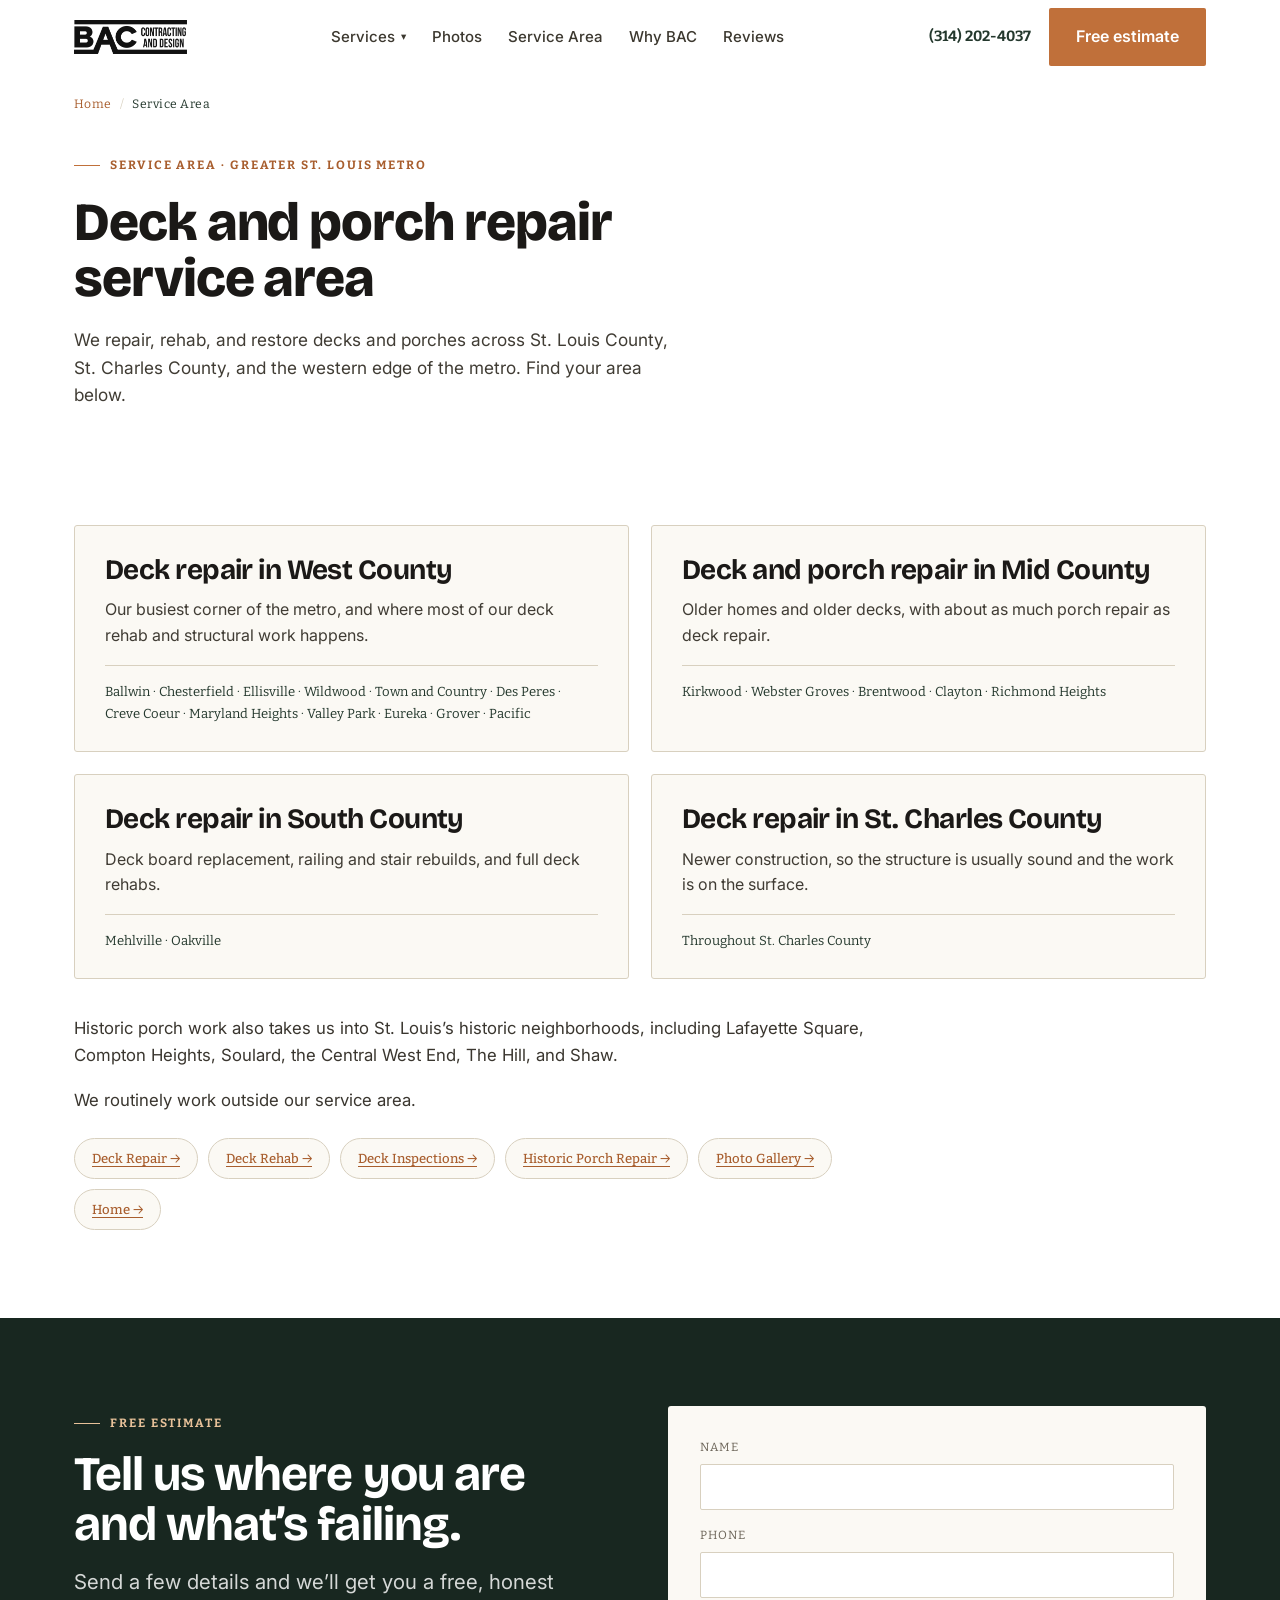
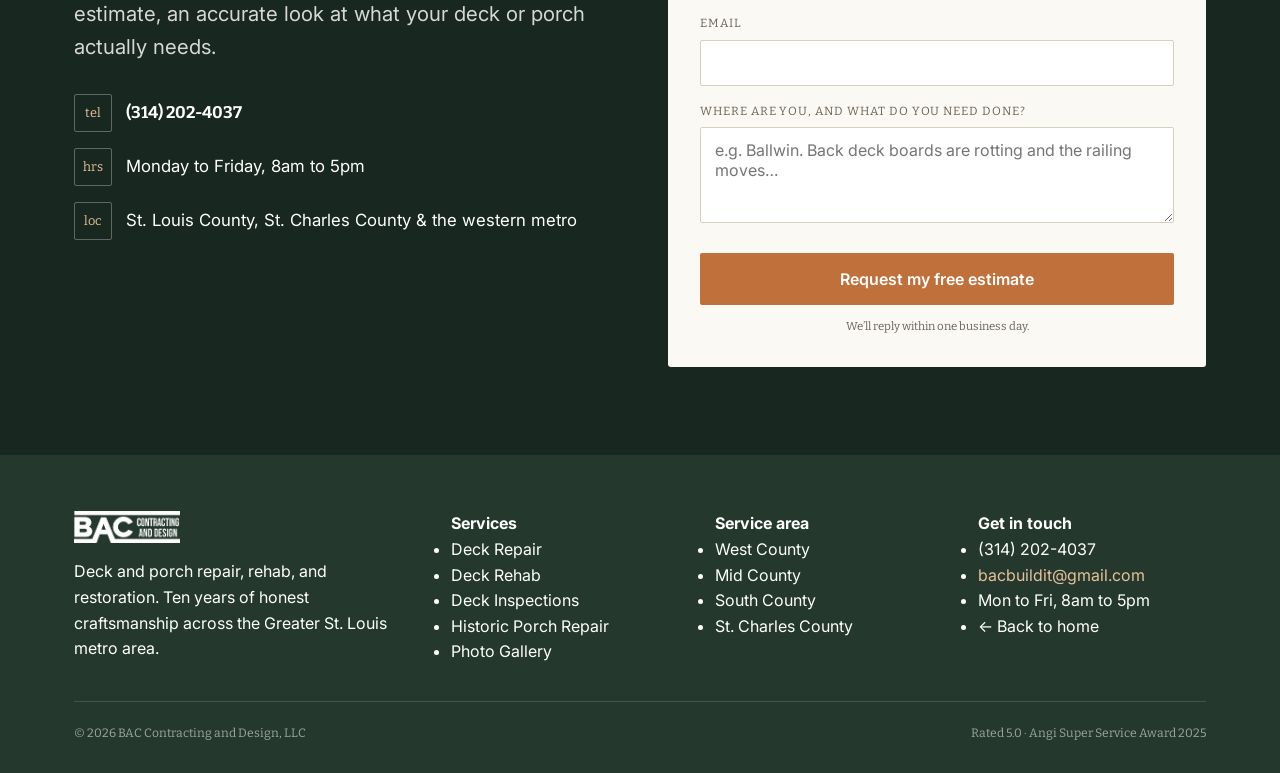
<file: service-area.html>
<!DOCTYPE html>
<html lang="en">
<head>
<meta charset="UTF-8">
<meta name="viewport" content="width=device-width, initial-scale=1.0">
<title>Deck Repair Service Area | St. Louis County &amp; St. Charles</title>
<meta name="description" content="BAC Contracting repairs and rehabs decks and porches across St. Louis County, St. Charles County, and the surrounding metro. Find your area and get a free estimate.">
<link rel="canonical" href="https://baccontractinganddesign.com/service-area">
<meta name="robots" content="index,follow,max-image-preview:large">
<meta name="theme-color" content="#24382D">

<meta property="og:type" content="website">
<meta property="og:site_name" content="BAC Contracting and Design">
<meta property="og:locale" content="en_US">
<meta property="og:title" content="Deck Repair Service Area | St. Louis County &amp; St. Charles">
<meta property="og:description" content="BAC Contracting repairs and rehabs decks and porches across St. Louis County, St. Charles County, and the surrounding metro. Find your area and get a free estimate.">
<meta property="og:url" content="https://baccontractinganddesign.com/service-area">
<meta property="og:image" content="https://baccontractinganddesign.com/images/img-ea565430ad.webp">
<meta property="og:image:alt" content="Custom wood deck wrapping a Tudor brick home in St. Louis County">
<meta name="twitter:card" content="summary_large_image">
<meta name="twitter:title" content="Deck Repair Service Area | St. Louis County &amp; St. Charles">
<meta name="twitter:description" content="BAC Contracting repairs and rehabs decks and porches across St. Louis County, St. Charles County, and the surrounding metro. Find your area and get a free estimate.">
<meta name="twitter:image" content="https://baccontractinganddesign.com/images/img-ea565430ad.webp">

<link rel="preconnect" href="https://fonts.googleapis.com">
<link rel="preconnect" href="https://fonts.gstatic.com" crossorigin>
<link href="https://fonts.googleapis.com/css2?family=Bricolage+Grotesque:opsz,wght@12..96,500;12..96,600;12..96,700;12..96,800&family=Inter:wght@400;500;600&family=Bitter:wght@500;600;700&display=swap" rel="stylesheet">
<link rel="stylesheet" href="assets/site.css">

<script type="application/ld+json">
{
  "@context": "https://schema.org",
  "@graph": [
    {
      "@type": "HomeAndConstructionBusiness",
      "@id": "https://baccontractinganddesign.com/#business",
      "name": "BAC Contracting and Design",
      "url": "https://baccontractinganddesign.com/",
      "telephone": "+1-314-202-4037",
      "email": "bacbuildit@gmail.com",
      "image": "https://baccontractinganddesign.com/images/img-1fa371feeb.webp",
      "priceRange": "$$",
      "address": {"@type": "PostalAddress", "addressLocality": "St. Louis", "addressRegion": "MO", "addressCountry": "US"},
      "openingHoursSpecification": [{
        "@type": "OpeningHoursSpecification",
        "dayOfWeek": ["Monday","Tuesday","Wednesday","Thursday","Friday"],
        "opens": "08:00",
        "closes": "17:00"
      }],
      "aggregateRating": {"@type": "AggregateRating", "ratingValue": "5.0", "reviewCount": "5", "bestRating": "5", "worstRating": "1"},
      "areaServed": [
        {"@type": "City", "name": "Ballwin, Missouri"},
        {"@type": "City", "name": "Chesterfield, Missouri"},
        {"@type": "City", "name": "Ellisville, Missouri"},
        {"@type": "City", "name": "Wildwood, Missouri"},
        {"@type": "City", "name": "Town and Country, Missouri"},
        {"@type": "City", "name": "Des Peres, Missouri"},
        {"@type": "City", "name": "Kirkwood, Missouri"},
        {"@type": "City", "name": "Webster Groves, Missouri"},
        {"@type": "City", "name": "Brentwood, Missouri"},
        {"@type": "City", "name": "Clayton, Missouri"},
        {"@type": "City", "name": "Richmond Heights, Missouri"},
        {"@type": "City", "name": "Mehlville, Missouri"},
        {"@type": "City", "name": "Oakville, Missouri"},
        {"@type": "City", "name": "Valley Park, Missouri"},
        {"@type": "City", "name": "Eureka, Missouri"},
        {"@type": "City", "name": "Grover, Missouri"},
        {"@type": "City", "name": "Pacific, Missouri"},
        {"@type": "City", "name": "Creve Coeur, Missouri"},
        {"@type": "City", "name": "Maryland Heights, Missouri"},
        {"@type": "AdministrativeArea", "name": "St. Charles County, Missouri"}
      ]
    },
    {
      "@type": "BreadcrumbList",
      "itemListElement": [
        {"@type": "ListItem", "position": 1, "name": "Home", "item": "https://baccontractinganddesign.com/"},
        {"@type": "ListItem", "position": 2, "name": "Service Area", "item": "https://baccontractinganddesign.com/service-area"}
      ]
    }
  ]
}
</script>
</head>
<body>

<header id="site-header">
  <div class="wrap nav">
    <a href="/" aria-label="BAC Contracting and Design home"><img decoding="async" fetchpriority="high" width="900" height="272" class="logo" src="images/img-20b8680ac4.webp" alt="BAC Contracting and Design, deck and porch repair in St. Louis"></a>
    <nav class="nav-links" aria-label="Primary">
      <div class="has-drop" id="svcDropWrap">
        <button class="drop-btn" id="svcDropBtn" type="button" aria-expanded="false" aria-controls="svcDrop">Services <span class="caret" aria-hidden="true">▾</span></button>
        <div class="drop" id="svcDrop">
          <a href="/deck-repair-st-louis">Deck Repair</a>
          <a href="/deck-rehab-st-louis">Deck Rehab</a>
          <a href="/deck-inspections-st-louis">Deck Inspections</a>
          <a href="/historic-porch-repair-st-louis">Historic Porch Repair</a>
        </div>
      </div>
      <a href="/work.html">Photos</a>
      <a href="/service-area" aria-current="page">Service Area</a>
      <a href="/#why">Why BAC</a>
      <a href="/#reviews">Reviews</a>
    </nav>
    <div class="nav-cta">
      <a class="nav-phone" href="tel:3142024037">(314) 202-4037</a>
      <a class="btn btn-primary" href="#estimate">Free estimate</a>
      <button class="hamburger" id="burger" type="button" aria-label="Menu" aria-expanded="false"><span></span><span></span><span></span></button>
    </div>
  </div>
  <div class="mobile-menu" id="mobileMenu">
    <div class="mm-label">Services</div>
    <a class="mm-sub" href="/deck-repair-st-louis">Deck Repair</a>
    <a class="mm-sub" href="/deck-rehab-st-louis">Deck Rehab</a>
    <a class="mm-sub" href="/deck-inspections-st-louis">Deck Inspections</a>
    <a class="mm-sub" href="/historic-porch-repair-st-louis">Historic Porch Repair</a>
    <a href="/work.html">Photos</a>
    <a href="/service-area" aria-current="page">Service Area</a>
    <a href="/#why">Why BAC</a>
    <a href="/#reviews">Reviews</a>
    <a href="tel:3142024037">Call (314) 202-4037</a>
    <a class="btn btn-primary" href="#estimate">Get a free estimate</a>
  </div>
</header>

<main>
  <div class="wrap">
    <nav class="crumbs" aria-label="Breadcrumb">
      <a href="/">Home</a><span class="sep">/</span><span aria-current="page">Service Area</span>
    </nav>
  </div>

  <!-- HERO -->
  <section class="page-hero">
    <div class="wrap">
      <div class="sec-head reveal" style="margin-bottom:0;max-width:64ch">
        <span class="eyebrow">Service area · Greater St. Louis metro</span>
        <h1>Deck and porch repair service area</h1>
        <p class="lead">We repair, rehab, and restore decks and porches across St. Louis County, St. Charles County, and the western edge of the metro. Find your area below.</p>
      </div>
    </div>
  </section>

  <!-- REGIONS -->
  <section class="block" style="padding-top:20px">
    <div class="wrap">
      <div class="area-grid reveal">

        <div class="area">
          <h2>Deck repair in West County</h2>
          <p>Our busiest corner of the metro, and where most of our deck rehab and structural work happens.</p>
          <div class="towns">Ballwin · Chesterfield · Ellisville · Wildwood · Town and Country · Des Peres · Creve Coeur · Maryland Heights · Valley Park · Eureka · Grover · Pacific</div>
        </div>

        <div class="area">
          <h2>Deck and porch repair in Mid County</h2>
          <p>Older homes and older decks, with about as much porch repair as deck repair.</p>
          <div class="towns">Kirkwood · Webster Groves · Brentwood · Clayton · Richmond Heights</div>
        </div>

        <div class="area">
          <h2>Deck repair in South County</h2>
          <p>Deck board replacement, railing and stair rebuilds, and full deck rehabs.</p>
          <div class="towns">Mehlville · Oakville</div>
        </div>

        <div class="area">
          <h2>Deck repair in St. Charles County</h2>
          <p>Newer construction, so the structure is usually sound and the work is on the surface.</p>
          <div class="towns">Throughout St. Charles County</div>
        </div>

      </div>

      <div class="prose prose-wide reveal" style="margin-top:36px">
        <p>Historic porch work also takes us into St. Louis&rsquo;s historic neighborhoods, including Lafayette Square, Compton Heights, Soulard, the Central West End, The Hill, and Shaw.</p>
        <p>We routinely work outside our service area.</p>
        <div class="pill-row">
          <a class="pill" href="/deck-repair-st-louis">Deck Repair →</a>
          <a class="pill" href="/deck-rehab-st-louis">Deck Rehab →</a>
          <a class="pill" href="/deck-inspections-st-louis">Deck Inspections →</a>
          <a class="pill" href="/historic-porch-repair-st-louis">Historic Porch Repair →</a>
          <a class="pill" href="/work.html">Photo Gallery →</a>
          <a class="pill" href="/">Home →</a>
        </div>
      </div>
    </div>
  </section>

  <!-- ESTIMATE -->
  <section class="block cta on-dark" id="estimate">
    <div class="wrap cta-grid">
      <div class="reveal">
        <span class="eyebrow">Free estimate</span>
        <h2>Tell us where you are and what&rsquo;s failing.</h2>
        <p class="lead">Send a few details and we&rsquo;ll get you a free, honest estimate, an accurate look at what your deck or porch actually needs.</p>
        <div class="cta-contact">
          <div class="cta-line"><span class="ic">tel</span><b>(314) 202-4037</b></div>
          <div class="cta-line"><span class="ic">hrs</span><span>Monday to Friday, 8am to 5pm</span></div>
          <div class="cta-line"><span class="ic">loc</span><span>St. Louis County, St. Charles County &amp; the western metro</span></div>
        </div>
      </div>
      <form id="estimateForm" action="https://formsubmit.co/bacbuildit@gmail.com" method="POST">
        <input type="hidden" name="_subject" value="New free-estimate request from the service area page">
        <input type="hidden" name="_template" value="table">
        <input type="hidden" name="_captcha" value="false">
        <input type="hidden" name="_next" value="https://baccontractinganddesign.com/service-area?sent=1">
        <input type="text" name="_honey" tabindex="-1" autocomplete="off" aria-hidden="true" style="position:absolute;left:-9999px">
        <div class="fld"><label for="name">Name</label><input id="name" name="name" type="text" autocomplete="name" required></div>
        <div class="fld"><label for="phone">Phone</label><input id="phone" name="phone" type="tel" autocomplete="tel" required></div>
        <div class="fld"><label for="email">Email</label><input id="email" name="email" type="email" autocomplete="email"></div>
        <div class="fld"><label for="msg">Where are you, and what do you need done?</label><textarea id="msg" name="msg" placeholder="e.g. Ballwin. Back deck boards are rotting and the railing moves…"></textarea></div>
        <button class="btn btn-primary" type="submit">Request my free estimate</button>
        <p class="fine">We&rsquo;ll reply within one business day.</p>
      </form>
    </div>
  </section>
</main>

<footer>
  <div class="wrap">
    <div class="foot-grid">
      <div>
        <img decoding="async" loading="lazy" width="900" height="272" class="foot-logo" src="images/img-c56da3584b.webp" alt="BAC Contracting and Design, deck and porch repair in St. Louis">
        <p>Deck and porch repair, rehab, and restoration. Ten years of honest craftsmanship across the Greater St. Louis metro area.</p>
      </div>
      <div>
        <h4>Services</h4>
        <ul>
          <li><a href="/deck-repair-st-louis">Deck Repair</a></li>
          <li><a href="/deck-rehab-st-louis">Deck Rehab</a></li>
          <li><a href="/deck-inspections-st-louis">Deck Inspections</a></li>
          <li><a href="/historic-porch-repair-st-louis">Historic Porch Repair</a></li>
          <li><a href="/work.html">Photo Gallery</a></li>
        </ul>
      </div>
      <div>
        <h4>Service area</h4>
        <ul>
          <li><a href="/service-area">West County</a></li>
          <li><a href="/service-area">Mid County</a></li>
          <li><a href="/service-area">South County</a></li>
          <li><a href="/service-area">St. Charles County</a></li>
        </ul>
      </div>
      <div>
        <h4>Get in touch</h4>
        <ul>
          <li><a href="tel:3142024037">(314) 202-4037</a></li>
          <li><a href="mailto:bacbuildit@gmail.com" style="color:var(--cedar-soft)">bacbuildit@gmail.com</a></li>
          <li>Mon to Fri, 8am to 5pm</li>
          <li><a href="/">← Back to home</a></li>
        </ul>
      </div>
    </div>
    <div class="foot-bottom">
      <span>&copy; 2026 BAC Contracting and Design, LLC</span>
      <span>Rated 5.0 &middot; Angi Super Service Award 2025</span>
    </div>
  </div>
</footer>

<script src="assets/site.js" defer></script>
</body>
</html>
</file>
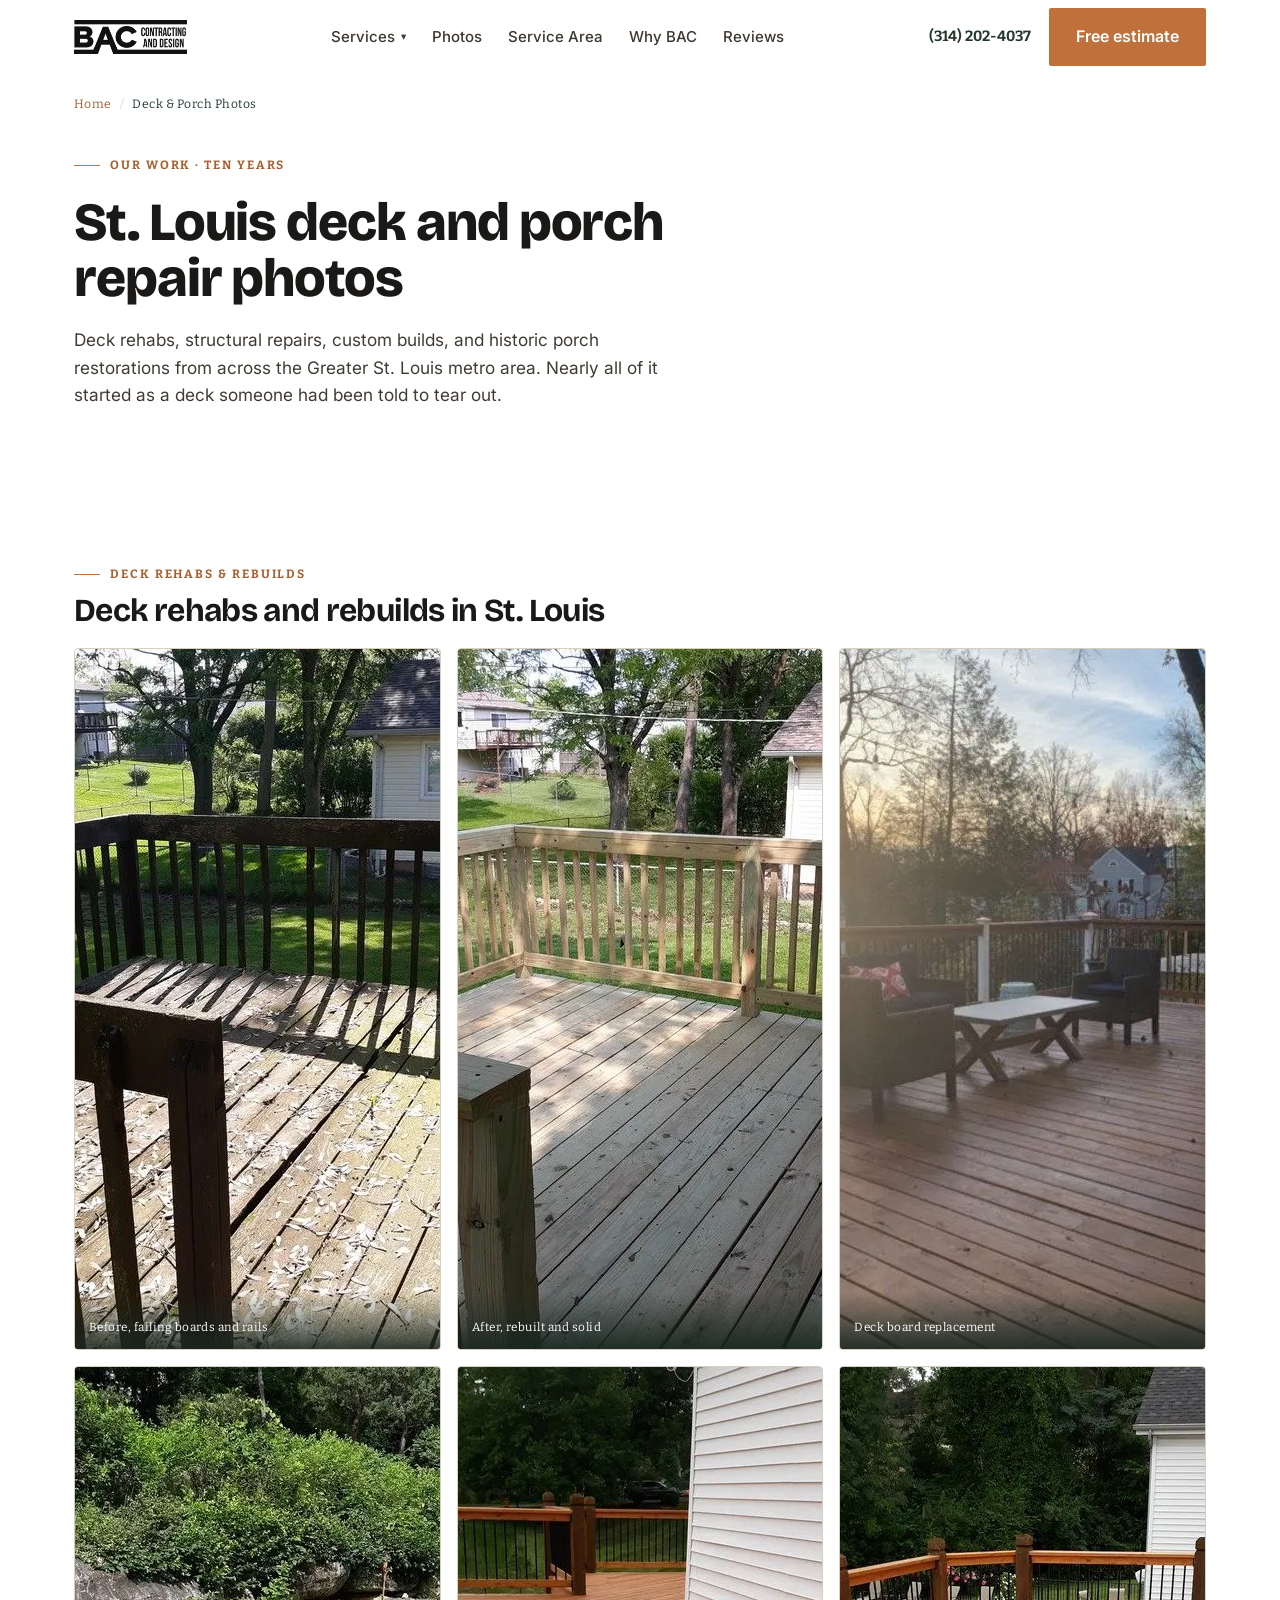
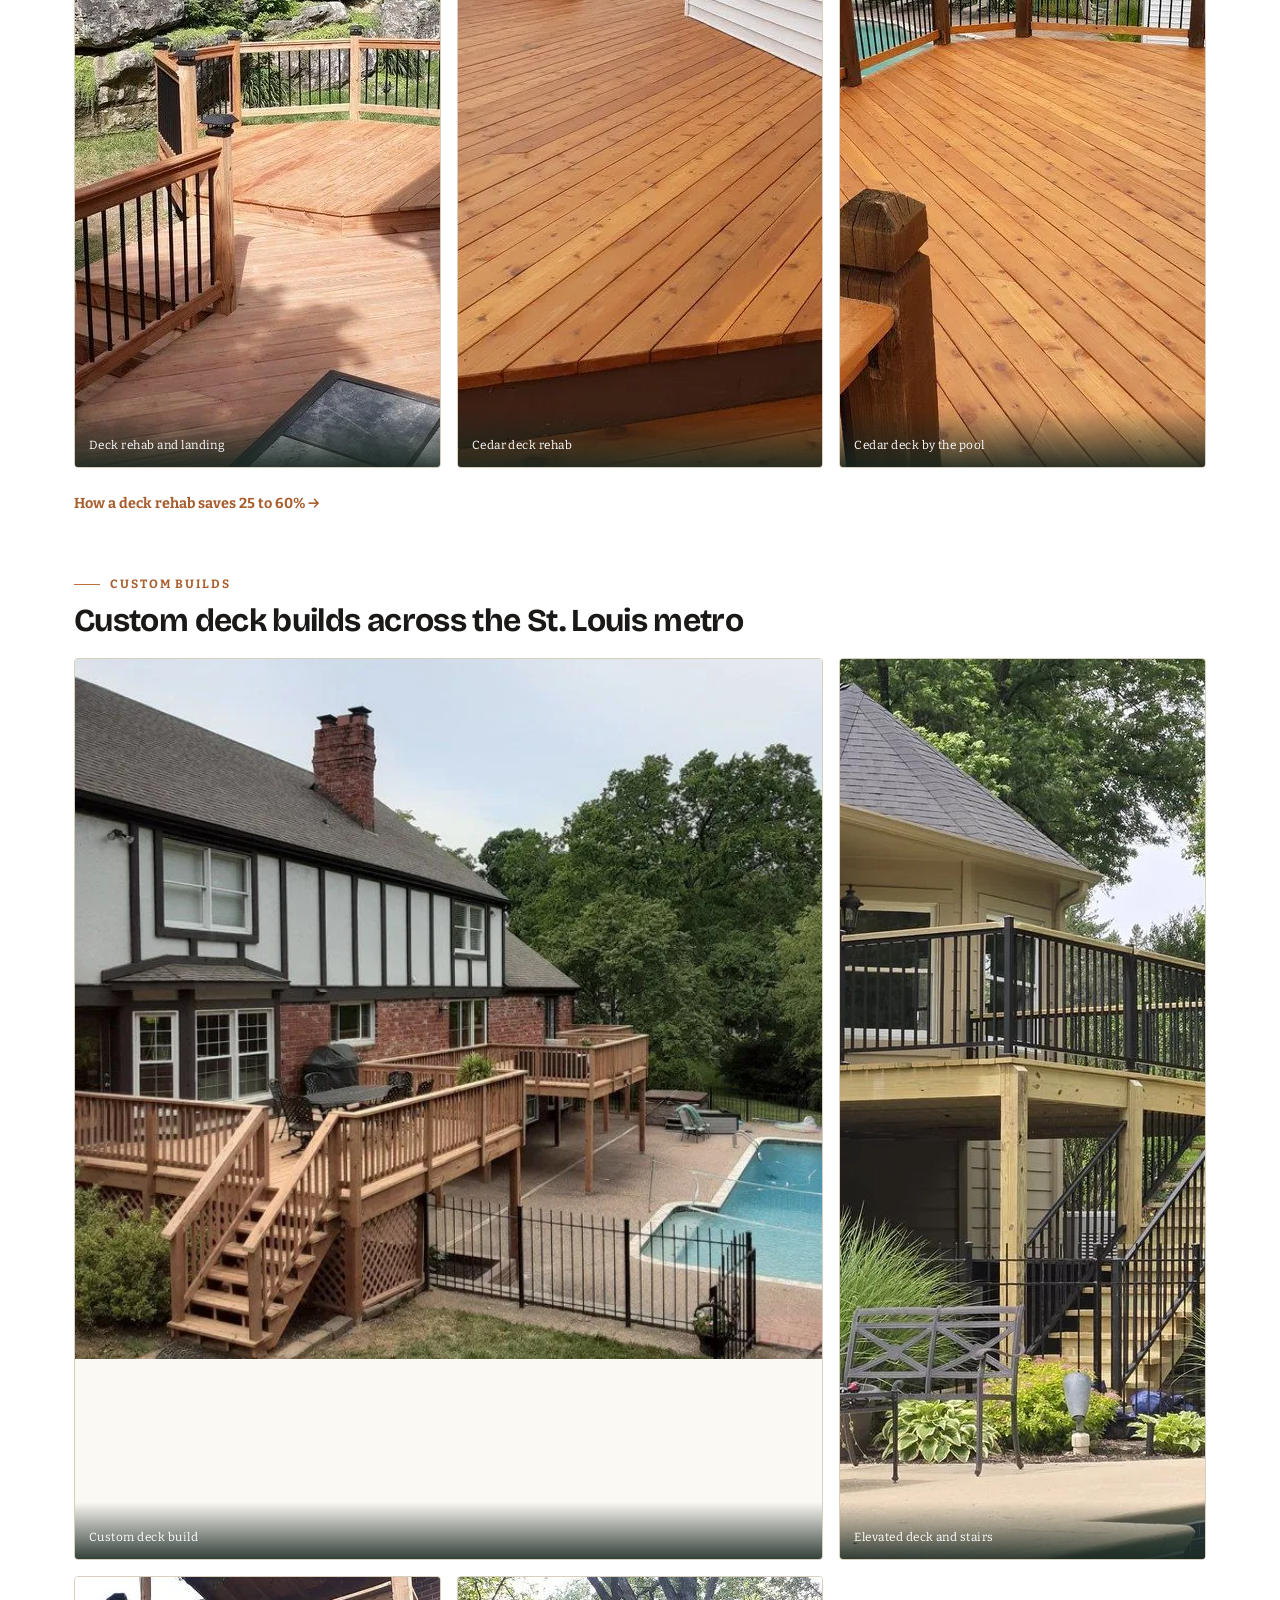
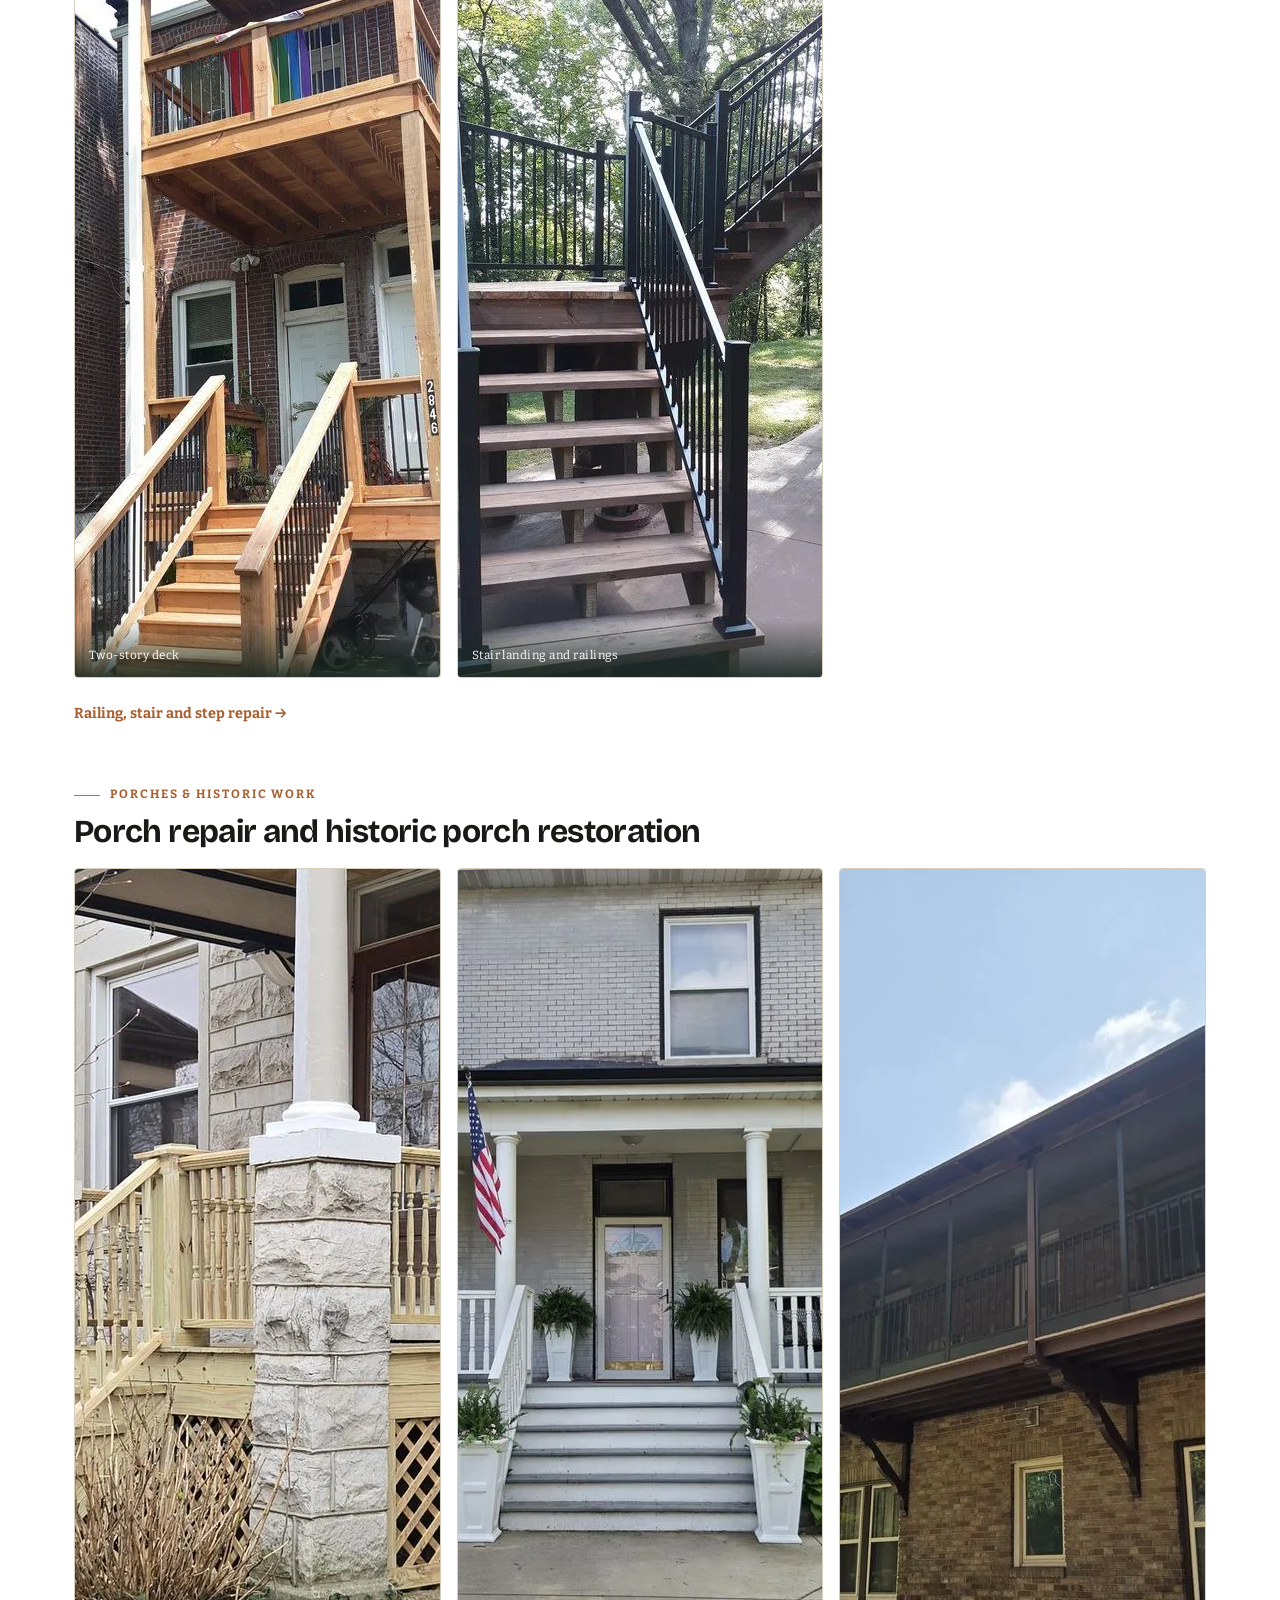
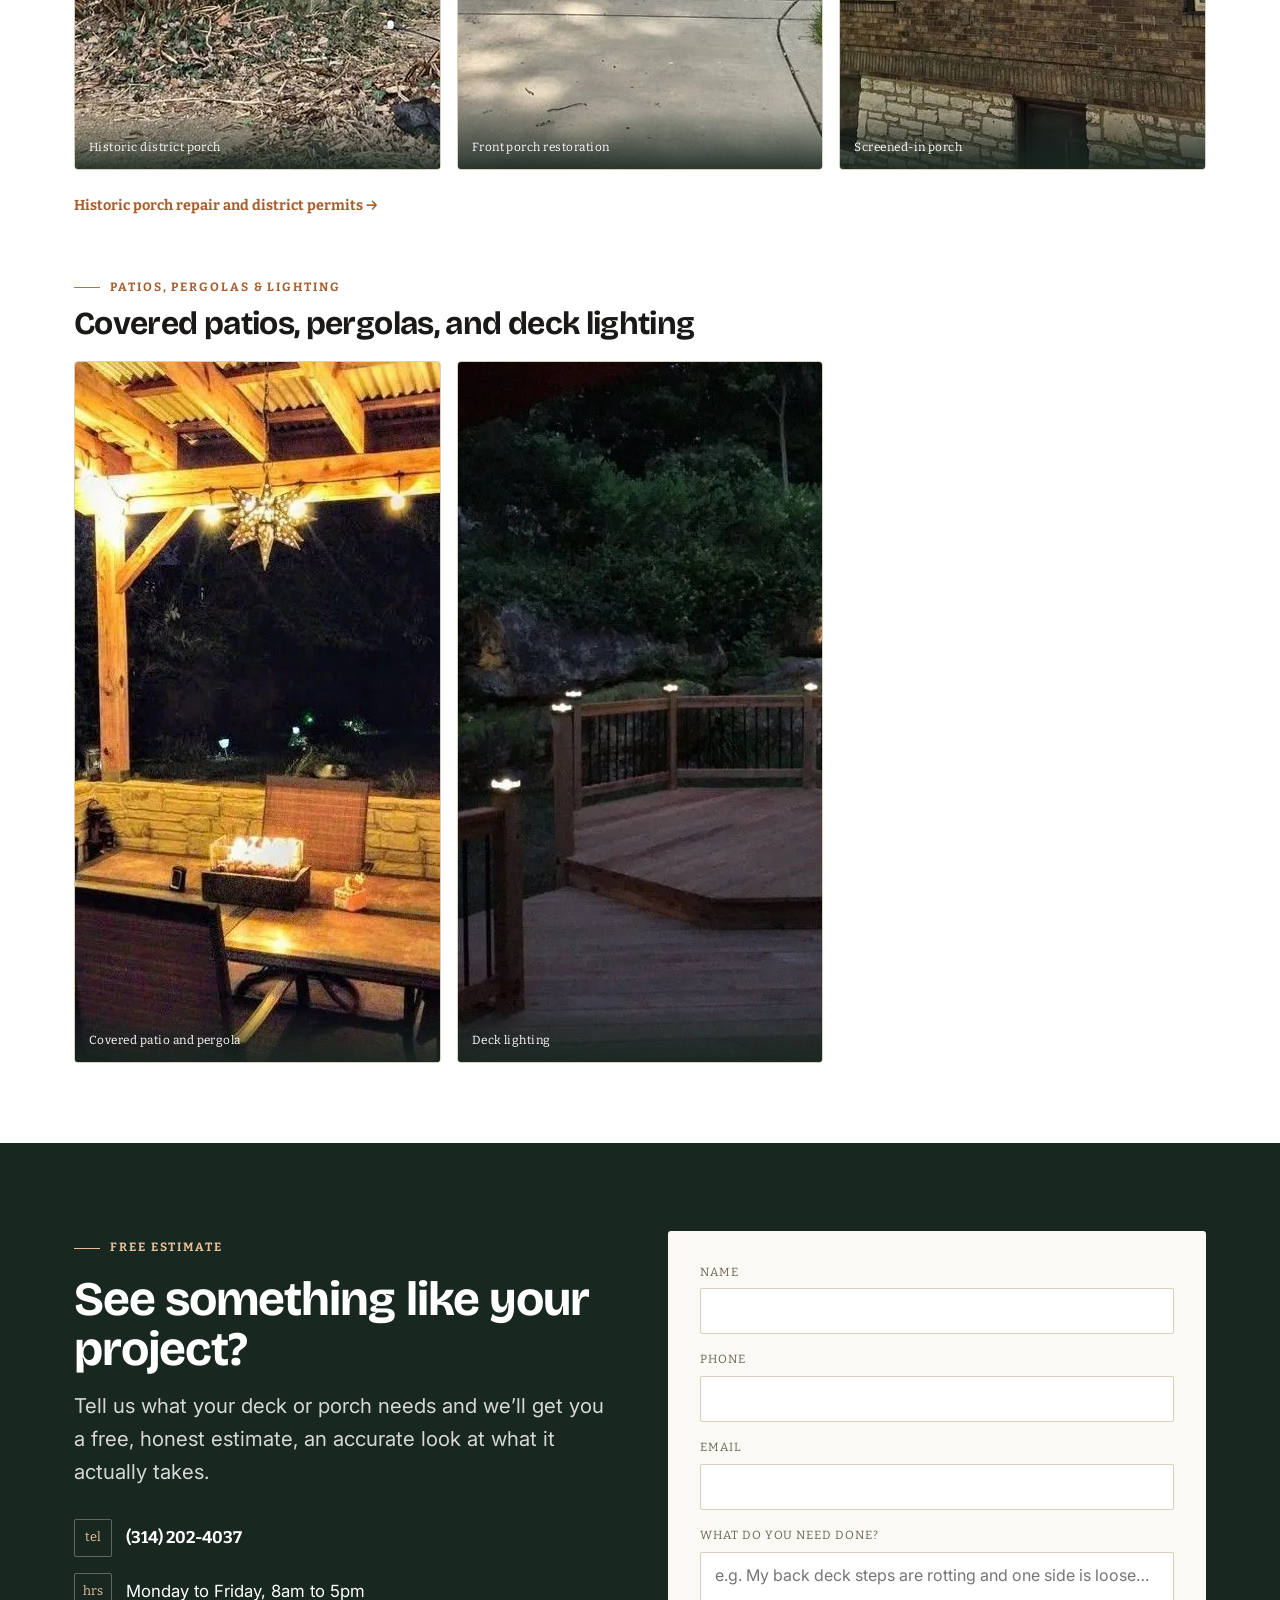
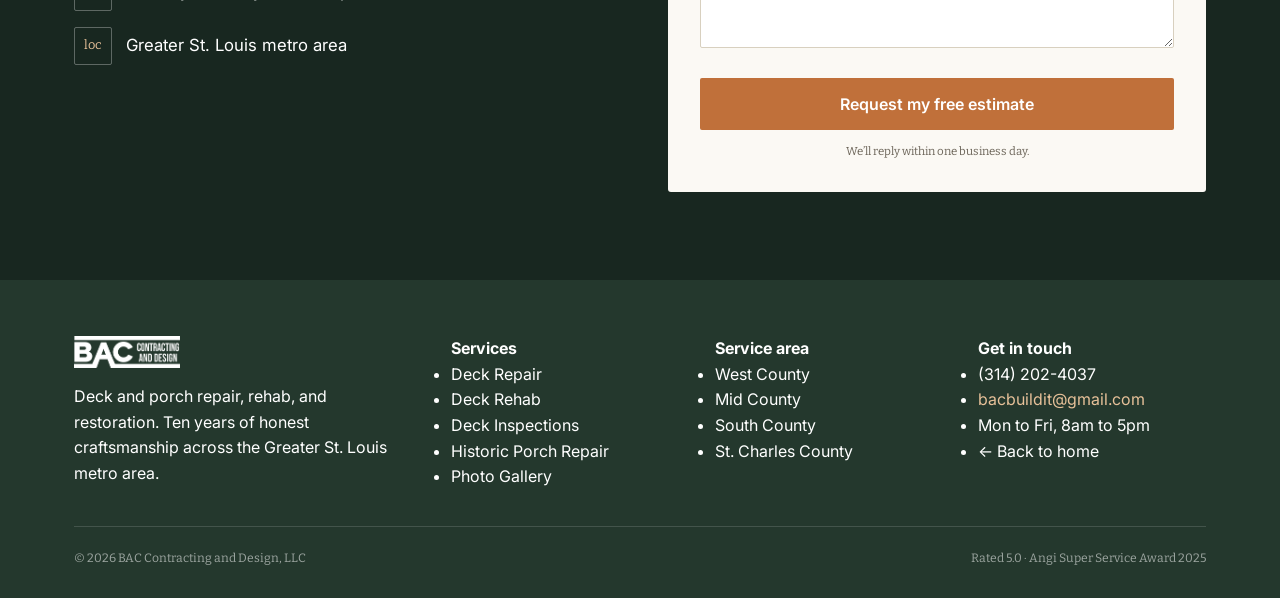
<file: work.html>
<!DOCTYPE html>
<html lang="en">
<head>
<meta charset="UTF-8">
<meta name="viewport" content="width=device-width, initial-scale=1.0">
<title>St. Louis Deck &amp; Porch Repair Photos | Rehabs &amp; Restorations</title>
<meta name="description" content="Real deck rehabs, structural repairs, and historic porch restorations across the St. Louis metro. Ten years of work, rated 5.0 on Google. Free estimates.">
<link rel="canonical" href="https://baccontractinganddesign.com/work.html">
<meta name="robots" content="index,follow,max-image-preview:large">
<meta name="theme-color" content="#24382D">

<meta property="og:type" content="website">
<meta property="og:site_name" content="BAC Contracting and Design">
<meta property="og:locale" content="en_US">
<meta property="og:title" content="St. Louis Deck &amp; Porch Repair Photos | Rehabs &amp; Restorations">
<meta property="og:description" content="Real deck rehabs, structural repairs, and historic porch restorations across the St. Louis metro. Ten years of work, rated 5.0 on Google. Free estimates.">
<meta property="og:url" content="https://baccontractinganddesign.com/work.html">
<meta property="og:image" content="https://baccontractinganddesign.com/images/img-ea634b7ead.webp">
<meta property="og:image:alt" content="Elevated custom deck with black railings overlooking a pool in St. Louis County">
<meta name="twitter:card" content="summary_large_image">
<meta name="twitter:title" content="St. Louis Deck &amp; Porch Repair Photos | Rehabs &amp; Restorations">
<meta name="twitter:description" content="Real deck rehabs, structural repairs, and historic porch restorations across the St. Louis metro. Ten years of work, rated 5.0 on Google. Free estimates.">
<meta name="twitter:image" content="https://baccontractinganddesign.com/images/img-ea634b7ead.webp">

<link rel="preconnect" href="https://fonts.googleapis.com">
<link rel="preconnect" href="https://fonts.gstatic.com" crossorigin>
<link href="https://fonts.googleapis.com/css2?family=Bricolage+Grotesque:opsz,wght@12..96,500;12..96,600;12..96,700;12..96,800&family=Inter:wght@400;500;600&family=Bitter:wght@500;600;700&display=swap" rel="stylesheet">
<link rel="stylesheet" href="assets/site.css">

<script type="application/ld+json">
{
  "@context": "https://schema.org",
  "@graph": [
    {
      "@type": "HomeAndConstructionBusiness",
      "@id": "https://baccontractinganddesign.com/#business",
      "name": "BAC Contracting and Design",
      "url": "https://baccontractinganddesign.com/",
      "telephone": "+1-314-202-4037",
      "email": "bacbuildit@gmail.com",
      "image": "https://baccontractinganddesign.com/images/img-1fa371feeb.webp",
      "priceRange": "$$",
      "address": {"@type": "PostalAddress", "addressLocality": "St. Louis", "addressRegion": "MO", "addressCountry": "US"},
      "openingHoursSpecification": [{
        "@type": "OpeningHoursSpecification",
        "dayOfWeek": ["Monday","Tuesday","Wednesday","Thursday","Friday"],
        "opens": "08:00",
        "closes": "17:00"
      }],
      "aggregateRating": {"@type": "AggregateRating", "ratingValue": "5.0", "reviewCount": "5", "bestRating": "5", "worstRating": "1"}
    },
    {
      "@type": "ImageGallery",
      "@id": "https://baccontractinganddesign.com/work.html#gallery",
      "url": "https://baccontractinganddesign.com/work.html",
      "name": "St. Louis Deck and Porch Repair Photos",
      "description": "Deck rehabs, structural deck repairs, custom deck builds, and historic porch restorations completed across the greater St. Louis metro.",
      "about": {"@id": "https://baccontractinganddesign.com/#business"},
      "inLanguage": "en-US"
    },
    {
      "@type": "BreadcrumbList",
      "itemListElement": [
        {"@type": "ListItem", "position": 1, "name": "Home", "item": "https://baccontractinganddesign.com/"},
        {"@type": "ListItem", "position": 2, "name": "Deck and Porch Photos", "item": "https://baccontractinganddesign.com/work.html"}
      ]
    }
  ]
}
</script>
</head>
<body>

<header id="site-header">
  <div class="wrap nav">
    <a href="/" aria-label="BAC Contracting and Design home"><img decoding="async" fetchpriority="high" width="900" height="272" class="logo" src="images/img-20b8680ac4.webp" alt="BAC Contracting and Design, deck and porch repair in St. Louis"></a>
    <nav class="nav-links" aria-label="Primary">
      <div class="has-drop" id="svcDropWrap">
        <button class="drop-btn" id="svcDropBtn" type="button" aria-expanded="false" aria-controls="svcDrop">Services <span class="caret" aria-hidden="true">▾</span></button>
        <div class="drop" id="svcDrop">
          <a href="/deck-repair-st-louis">Deck Repair</a>
          <a href="/deck-rehab-st-louis">Deck Rehab</a>
          <a href="/deck-inspections-st-louis">Deck Inspections</a>
          <a href="/historic-porch-repair-st-louis">Historic Porch Repair</a>
        </div>
      </div>
      <a href="/work.html" aria-current="page">Photos</a>
      <a href="/service-area">Service Area</a>
      <a href="/#why">Why BAC</a>
      <a href="/#reviews">Reviews</a>
    </nav>
    <div class="nav-cta">
      <a class="nav-phone" href="tel:3142024037">(314) 202-4037</a>
      <a class="btn btn-primary" href="#estimate">Free estimate</a>
      <button class="hamburger" id="burger" type="button" aria-label="Menu" aria-expanded="false"><span></span><span></span><span></span></button>
    </div>
  </div>
  <div class="mobile-menu" id="mobileMenu">
    <div class="mm-label">Services</div>
    <a class="mm-sub" href="/deck-repair-st-louis">Deck Repair</a>
    <a class="mm-sub" href="/deck-rehab-st-louis">Deck Rehab</a>
    <a class="mm-sub" href="/deck-inspections-st-louis">Deck Inspections</a>
    <a class="mm-sub" href="/historic-porch-repair-st-louis">Historic Porch Repair</a>
    <a href="/work.html" aria-current="page">Photos</a>
    <a href="/service-area">Service Area</a>
    <a href="/#why">Why BAC</a>
    <a href="/#reviews">Reviews</a>
    <a href="tel:3142024037">Call (314) 202-4037</a>
    <a class="btn btn-primary" href="#estimate">Get a free estimate</a>
  </div>
</header>

<main>
  <div class="wrap">
    <nav class="crumbs" aria-label="Breadcrumb">
      <a href="/">Home</a><span class="sep">/</span><span aria-current="page">Deck &amp; Porch Photos</span>
    </nav>
  </div>

  <section class="page-hero">
    <div class="wrap">
      <div class="sec-head reveal" style="margin-bottom:0">
        <span class="eyebrow">Our work · Ten years</span>
        <h1>St. Louis deck and porch repair photos</h1>
        <p class="lead">Deck rehabs, structural repairs, custom builds, and historic porch restorations from across the Greater St.&nbsp;Louis metro area. Nearly all of it started as a deck someone had been told to tear out.</p>
      </div>
    </div>
  </section>

  <!-- REHABS -->
  <section class="work-sec">
    <div class="wrap">
      <div class="cat reveal">
        <span class="eyebrow">Deck rehabs &amp; rebuilds</span>
        <h2>Deck rehabs and rebuilds in St. Louis</h2>
      </div>
      <div class="work-grid reveal">
        <figure><img decoding="async" loading="lazy" width="700" height="700" src="images/img-0a555f0503.webp" alt="Weathered St. Louis deck with failing boards and railings before deck rehab"><figcaption>Before, failing boards and rails</figcaption></figure>
        <figure><img decoding="async" loading="lazy" width="700" height="700" src="images/img-1a8899a496.webp" alt="The same St. Louis deck after rehab with new decking and rebuilt railings"><figcaption>After, rebuilt and solid</figcaption></figure>
        <figure><img decoding="async" loading="lazy" width="700" height="700" src="images/img-6f8c1f5fb9.webp" alt="St. Louis deck after rotted deck board replacement, photographed at golden hour"><figcaption>Deck board replacement</figcaption></figure>
        <figure><img decoding="async" loading="lazy" width="700" height="700" src="images/img-1fa371feeb.webp" alt="Multi-level deck rehab with new railings and landscape lighting in West County"><figcaption>Deck rehab and landing</figcaption></figure>
        <figure><img decoding="async" loading="lazy" width="700" height="700" src="images/img-3df91b5ac9.webp" alt="Cedar deck rehab in St. Louis County with replaced boards and new railings"><figcaption>Cedar deck rehab</figcaption></figure>
        <figure><img decoding="async" loading="lazy" width="700" height="700" src="images/img-1ff9b739f6.webp" alt="Rehabbed cedar deck overlooking a backyard pool in the St. Louis metro"><figcaption>Cedar deck by the pool</figcaption></figure>
      </div>
      <p class="reveal" style="margin-top:22px"><a class="rev-more" href="/deck-rehab-st-louis" style="margin-top:0">How a deck rehab saves 25 to 60% →</a></p>
    </div>
  </section>

  <!-- CUSTOM BUILDS -->
  <section class="work-sec">
    <div class="wrap">
      <div class="cat reveal">
        <span class="eyebrow">Custom builds</span>
        <h2>Custom deck builds across the St. Louis metro</h2>
      </div>
      <div class="work-grid reveal">
        <figure class="tall"><img decoding="async" loading="lazy" width="700" height="700" src="images/img-ea565430ad.webp" alt="Large custom wood deck wrapping a Tudor brick home in St. Louis County"><figcaption>Custom deck build</figcaption></figure>
        <figure><img decoding="async" loading="lazy" width="900" height="900" src="images/img-ea634b7ead.webp" alt="Elevated custom deck with black railings overlooking a pool in St. Louis County"><figcaption>Elevated deck and stairs</figcaption></figure>
        <figure><img decoding="async" loading="lazy" width="700" height="700" src="images/img-7e044426ce.webp" alt="Two-story deck and staircase on a St. Louis brick rowhouse"><figcaption>Two-story deck</figcaption></figure>
        <figure><img decoding="async" loading="lazy" width="700" height="700" src="images/img-2ff19680f3.webp" alt="Rebuilt deck stairs with landing and black metal railings in St. Louis County"><figcaption>Stair landing and railings</figcaption></figure>
      </div>
      <p class="reveal" style="margin-top:22px"><a class="rev-more" href="/deck-repair-st-louis#railings" style="margin-top:0">Railing, stair and step repair →</a></p>
    </div>
  </section>

  <!-- PORCHES -->
  <section class="work-sec">
    <div class="wrap">
      <div class="cat reveal">
        <span class="eyebrow">Porches &amp; historic work</span>
        <h2>Porch repair and historic porch restoration</h2>
      </div>
      <div class="work-grid reveal">
        <figure><img decoding="async" loading="lazy" width="900" height="900" src="images/img-c30a82d945.webp" alt="Restored historic St. Louis stone rowhouse porch with period turned-spindle railings"><figcaption>Historic district porch</figcaption></figure>
        <figure><img decoding="async" loading="lazy" width="900" height="900" src="images/img-efbe7f5225.webp" alt="Front porch restoration with period columns and railings on a historic St. Louis home"><figcaption>Front porch restoration</figcaption></figure>
        <figure><img decoding="async" loading="lazy" width="900" height="900" src="images/img-4bf180ef98.webp" alt="Elevated screened-in porch on a Tudor brick home in the St. Louis metro"><figcaption>Screened-in porch</figcaption></figure>
      </div>
      <p class="reveal" style="margin-top:22px"><a class="rev-more" href="/historic-porch-repair-st-louis" style="margin-top:0">Historic porch repair and district permits →</a></p>
    </div>
  </section>

  <!-- OUTDOOR LIVING -->
  <section class="work-sec">
    <div class="wrap">
      <div class="cat reveal">
        <span class="eyebrow">Patios, pergolas &amp; lighting</span>
        <h2>Covered patios, pergolas, and deck lighting</h2>
      </div>
      <div class="work-grid reveal">
        <figure><img decoding="async" loading="lazy" width="700" height="700" src="images/img-53b4a3c75c.webp" alt="Covered patio with cedar pergola and string lights on a St. Louis home"><figcaption>Covered patio and pergola</figcaption></figure>
        <figure><img decoding="async" loading="lazy" width="700" height="700" src="images/img-d0d6eb4c52.webp" alt="St. Louis deck with post-cap and landscape lighting at night"><figcaption>Deck lighting</figcaption></figure>
      </div>
    </div>
  </section>

  <!-- ESTIMATE -->
  <section class="block cta on-dark" id="estimate" style="margin-top:80px">
    <div class="wrap cta-grid">
      <div class="reveal">
        <span class="eyebrow">Free estimate</span>
        <h2>See something like your project?</h2>
        <p class="lead">Tell us what your deck or porch needs and we&rsquo;ll get you a free, honest estimate, an accurate look at what it actually takes.</p>
        <div class="cta-contact">
          <div class="cta-line"><span class="ic">tel</span><b>(314) 202-4037</b></div>
          <div class="cta-line"><span class="ic">hrs</span><span>Monday to Friday, 8am to 5pm</span></div>
          <div class="cta-line"><span class="ic">loc</span><span>Greater St. Louis metro area</span></div>
        </div>
      </div>
      <form id="estimateForm" action="https://formsubmit.co/bacbuildit@gmail.com" method="POST">
        <input type="hidden" name="_subject" value="New free-estimate request from the photo gallery page">
        <input type="hidden" name="_template" value="table">
        <input type="hidden" name="_captcha" value="false">
        <input type="hidden" name="_next" value="https://baccontractinganddesign.com/work.html?sent=1">
        <input type="text" name="_honey" tabindex="-1" autocomplete="off" aria-hidden="true" style="position:absolute;left:-9999px">
        <div class="fld"><label for="name">Name</label><input id="name" name="name" type="text" autocomplete="name" required></div>
        <div class="fld"><label for="phone">Phone</label><input id="phone" name="phone" type="tel" autocomplete="tel" required></div>
        <div class="fld"><label for="email">Email</label><input id="email" name="email" type="email" autocomplete="email"></div>
        <div class="fld"><label for="msg">What do you need done?</label><textarea id="msg" name="msg" placeholder="e.g. My back deck steps are rotting and one side is loose…"></textarea></div>
        <button class="btn btn-primary" type="submit">Request my free estimate</button>
        <p class="fine">We&rsquo;ll reply within one business day.</p>
      </form>
    </div>
  </section>
</main>

<footer>
  <div class="wrap">
    <div class="foot-grid">
      <div>
        <img decoding="async" loading="lazy" width="900" height="272" class="foot-logo" src="images/img-c56da3584b.webp" alt="BAC Contracting and Design, deck and porch repair in St. Louis">
        <p>Deck and porch repair, rehab, and restoration. Ten years of honest craftsmanship across the Greater St. Louis metro area.</p>
      </div>
      <div>
        <h4>Services</h4>
        <ul>
          <li><a href="/deck-repair-st-louis">Deck Repair</a></li>
          <li><a href="/deck-rehab-st-louis">Deck Rehab</a></li>
          <li><a href="/deck-inspections-st-louis">Deck Inspections</a></li>
          <li><a href="/historic-porch-repair-st-louis">Historic Porch Repair</a></li>
          <li><a href="/work.html">Photo Gallery</a></li>
        </ul>
      </div>
      <div>
        <h4>Service area</h4>
        <ul>
          <li><a href="/service-area">West County</a></li>
          <li><a href="/service-area">Mid County</a></li>
          <li><a href="/service-area">South County</a></li>
          <li><a href="/service-area">St. Charles County</a></li>
        </ul>
      </div>
      <div>
        <h4>Get in touch</h4>
        <ul>
          <li><a href="tel:3142024037">(314) 202-4037</a></li>
          <li><a href="mailto:bacbuildit@gmail.com" style="color:var(--cedar-soft)">bacbuildit@gmail.com</a></li>
          <li>Mon to Fri, 8am to 5pm</li>
          <li><a href="/">← Back to home</a></li>
        </ul>
      </div>
    </div>
    <div class="foot-bottom">
      <span>&copy; 2026 BAC Contracting and Design, LLC</span>
      <span>Rated 5.0 &middot; Angi Super Service Award 2025</span>
    </div>
  </div>
</footer>

<script src="assets/site.js" defer></script>
</body>
</html>
</file>
<file: assets/site.css>
/* BAC Contracting and Design, shared site styles */

:root{
  --ink:#1B1917;
  --pine:#24382D;
  --pine-deep:#182720;
  --cedar:#C0703A;
  --cedar-2:#A85E2E;
  --cedar-soft:#E7C199;
  --paper:#F3EFE7;
  --paper-2:#EBE5D8;
  --card:#FBF9F4;
  --rule:#D8D0BF;
  --muted:#6C6559;
  --green-muted:#5C6B5C;
  --display:'Bricolage Grotesque',system-ui,sans-serif;
  --body:'Inter',system-ui,sans-serif;
  --mono:'Bitter',Georgia,serif;
  --maxw:1180px;
}
*{box-sizing:border-box;margin:0;padding:0}
html{scroll-behavior:smooth}
body{
  font-family:var(--body);color:var(--ink);
  background:#ffffff;
  line-height:1.6;-webkit-font-smoothing:antialiased;overflow-x:hidden;
}
img{max-width:100%;display:block}
a{color:inherit;text-decoration:none}
.wrap{max-width:var(--maxw);margin:0 auto;padding:0 24px}

.sr-only{position:absolute;width:1px;height:1px;padding:0;margin:-1px;overflow:hidden;
  clip:rect(0,0,0,0);white-space:nowrap;border:0}

/* eyebrow / mono label, the "spec sheet" signature */
.eyebrow{
  font-family:var(--mono);font-size:12px;font-weight:700;letter-spacing:.16em;
  text-transform:uppercase;color:var(--cedar-2);display:inline-flex;align-items:center;gap:10px;
}
.eyebrow::before{content:"";width:26px;height:1px;background:var(--cedar);display:inline-block}
.on-dark .eyebrow{color:var(--cedar-soft)}
.on-dark .eyebrow::before{background:var(--cedar-soft)}

h1,h2,h3{font-family:var(--display);line-height:1.05;letter-spacing:-.02em;font-weight:700}
h1{font-size:clamp(2.4rem,5.6vw,4.3rem);font-weight:800}
h2{font-size:clamp(1.9rem,3.8vw,3rem)}
h3{font-size:1.15rem;letter-spacing:-.01em}
p.lead{font-size:clamp(1.05rem,1.6vw,1.28rem);color:#33302A;max-width:56ch}

.btn{
  display:inline-flex;align-items:center;gap:9px;font-family:var(--body);font-weight:600;
  font-size:1rem;padding:15px 26px;border-radius:2px;cursor:pointer;border:1.5px solid transparent;
  transition:transform .15s ease, box-shadow .15s ease, background .15s ease;white-space:nowrap;
}
.btn-primary{background:var(--cedar);color:#fff}
.btn-primary:hover{background:var(--cedar-2);transform:translateY(-2px);box-shadow:0 8px 22px rgba(168,94,46,.32)}
.btn-ghost{background:transparent;color:var(--ink);border-color:var(--ink)}
.btn-ghost:hover{background:var(--ink);color:var(--paper);transform:translateY(-2px)}
.on-dark .btn-ghost{color:#fff;border-color:rgba(255,255,255,.55)}
.on-dark .btn-ghost:hover{background:#fff;color:var(--pine)}
a:focus-visible,button:focus-visible,input:focus-visible,textarea:focus-visible,summary:focus-visible{
  outline:3px solid var(--cedar);outline-offset:3px
}

/* ---------- Header ---------- */
header{position:sticky;top:0;z-index:100;background:rgba(255,255,255,.86);backdrop-filter:blur(10px);
  border-bottom:1px solid transparent;transition:border-color .2s,box-shadow .2s}
header.scrolled{border-bottom-color:var(--rule);box-shadow:0 2px 18px rgba(27,25,23,.06)}
.nav{display:flex;align-items:center;justify-content:space-between;height:74px}
.logo{height:34px;width:auto;flex-shrink:0}
.nav-links{display:flex;align-items:center;gap:26px;white-space:nowrap}
.nav-links a{font-size:.94rem;font-weight:500;color:#3C382F;position:relative}
.nav-links a:hover{color:var(--cedar-2)}
.nav-cta{display:flex;align-items:center;gap:18px;flex-shrink:0}
.nav-phone{font-family:var(--mono);font-weight:700;font-size:.92rem;color:var(--pine);white-space:nowrap}
.nav-phone:hover{color:var(--cedar-2)}
.hamburger{display:none;background:none;border:0;cursor:pointer;flex-direction:column;gap:5px;padding:8px}
.hamburger span{width:24px;height:2px;background:var(--ink);transition:.25s}
.mobile-menu{display:none}

/* services dropdown */
.has-drop{position:relative;display:flex;align-items:center}
.has-drop::after{content:"";position:absolute;top:100%;left:0;right:0;height:18px}
.drop-btn{background:none;border:0;padding:0;cursor:pointer;font-family:var(--body);
  font-size:.94rem;font-weight:500;color:#3C382F;display:inline-flex;align-items:center;gap:6px;
  line-height:inherit}
.drop-btn:hover,.has-drop.open .drop-btn{color:var(--cedar-2)}
.drop-btn .caret{font-size:.66rem;transition:transform .2s}
.has-drop.open .drop-btn .caret{transform:rotate(180deg)}
.drop{position:absolute;top:calc(100% + 16px);left:-16px;min-width:238px;background:#fff;
  border:1px solid var(--rule);border-radius:3px;box-shadow:0 16px 36px rgba(27,25,23,.16);
  padding:8px 0;opacity:0;visibility:hidden;transform:translateY(-6px);z-index:120;
  transition:opacity .18s ease,transform .18s ease,visibility .18s}
.has-drop:hover .drop,.has-drop:focus-within .drop,.has-drop.open .drop{
  opacity:1;visibility:visible;transform:none}
.drop a{display:block;padding:10px 18px;font-size:.92rem;color:#3C382F;white-space:nowrap}
.drop a:hover{background:var(--paper);color:var(--cedar-2)}
.drop a[aria-current]{color:var(--cedar-2);font-weight:600}

/* ---------- Hero ---------- */
.hero{padding:64px 0 76px;position:relative}
.hero-grid{display:grid;grid-template-columns:1.05fr .95fr;gap:56px;align-items:center}
.hero h1{margin:20px 0 22px}
.hero .lead{margin-bottom:30px}
.hero-btns{display:flex;gap:14px;flex-wrap:wrap;margin-bottom:26px}
.hero-trust{display:flex;flex-wrap:wrap;gap:10px 22px;align-items:center;font-family:var(--mono);
  font-size:.78rem;letter-spacing:.04em;color:var(--muted);text-transform:uppercase}
.hero-trust b{color:var(--pine)}
.hero-trust .dot{width:4px;height:4px;border-radius:50%;background:var(--cedar);display:inline-block}

/* keyword kicker sits inside the h1 so the heading text leads with the search term */
.hero-h1{display:block;margin:0 0 22px}
.hero-h1 .h1-kicker{display:inline-flex;margin-bottom:20px}
.hero-h1 .h1-claim{display:block;font-size:clamp(2.4rem,5.6vw,4.3rem);font-weight:800;
  line-height:1.05;letter-spacing:-.02em}

/* framed hero image with spec detailing */
.frame{position:relative;padding:14px}
.frame::before,.frame::after{content:"";position:absolute;width:34px;height:34px;border:2px solid var(--cedar)}
.frame::before{top:0;left:0;border-right:0;border-bottom:0}
.frame::after{bottom:0;right:0;border-left:0;border-top:0}
.frame img{width:100%;height:100%;object-fit:cover;aspect-ratio:1/1;border-radius:2px;
  box-shadow:0 24px 50px -18px rgba(24,39,32,.5)}
.frame .spec{position:absolute;bottom:26px;left:-14px;background:var(--pine);color:#fff;
  font-family:var(--mono);font-size:.7rem;letter-spacing:.08em;text-transform:uppercase;
  padding:8px 14px;border-radius:2px}

/* interior page hero, smaller display type than the home hero */
.page-hero{padding:34px 0 68px}
.page-hero h1{font-size:clamp(2.05rem,4.2vw,3.35rem);margin:18px 0 20px}
.page-hero .lead{margin-bottom:28px}

/* breadcrumbs */
.crumbs{font-family:var(--mono);font-size:.76rem;letter-spacing:.04em;color:var(--muted);
  padding:20px 0 0;display:flex;flex-wrap:wrap;gap:8px;align-items:center}
.crumbs a{color:var(--cedar-2)}
.crumbs a:hover{color:var(--pine)}
.crumbs .sep{color:var(--rule)}
.crumbs [aria-current]{color:var(--pine)}

/* ---------- Trust band ---------- */
.band{background:var(--pine);color:#fff}
.band-grid{display:grid;grid-template-columns:repeat(4,1fr);gap:0}
.stat{padding:34px 26px;border-left:1px solid rgba(255,255,255,.12);display:flex;
  flex-direction:column;gap:4px;justify-content:center}
.stat:first-child{border-left:0}
.stat .num{font-family:var(--display);font-weight:800;font-size:2.4rem;line-height:1}
.stat .num small{font-size:1.1rem;color:var(--cedar-soft)}
.stat .lab{font-family:var(--mono);font-size:.72rem;letter-spacing:.1em;text-transform:uppercase;
  color:rgba(255,255,255,.72)}
.stat.badge-stat{align-items:flex-start;flex-direction:row;gap:16px;align-items:center}
.stat.badge-stat img{height:78px;width:auto;filter:drop-shadow(0 4px 10px rgba(0,0,0,.25))}
.stat.badge-stat .txt .num{font-size:1.15rem;letter-spacing:-.01em}

/* ---------- Section base ---------- */
section.block{padding:88px 0}
.tint{background:#F6F5F2}
.sec-head{max-width:60ch;margin-bottom:44px}
.sec-head h2{margin:16px 0 14px}
.sec-head p{color:#403C34;font-size:1.08rem}

/* ---------- Before / After ---------- */
.ba-grid{display:grid;grid-template-columns:1fr 1fr;gap:24px}
.ba{position:relative;border-radius:2px;overflow:hidden;box-shadow:0 16px 34px -18px rgba(24,39,32,.4)}
.ba img{width:100%;aspect-ratio:1/1;object-fit:cover}
.ba .tag{position:absolute;top:16px;left:16px;font-family:var(--mono);font-weight:700;font-size:.74rem;
  letter-spacing:.12em;text-transform:uppercase;padding:7px 13px;border-radius:2px;color:#fff}
.ba.before .tag{background:rgba(27,25,23,.86)}
.ba.after .tag{background:var(--cedar)}
.ba-note{margin-top:22px;font-family:var(--mono);font-size:.82rem;color:var(--muted);
  display:flex;align-items:center;gap:12px}
.ba-note::before{content:"";flex:0 0 40px;height:1px;background:var(--rule)}

/* ---------- Services ---------- */
.svc-alt{background:#F6F5F2}
.svc-grid{display:grid;grid-template-columns:repeat(3,1fr);gap:1px;background:var(--rule);
  border:1px solid var(--rule);border-radius:3px;overflow:hidden}
.svc{background:var(--card);padding:30px 28px;min-height:160px;display:flex;flex-direction:column;
  transition:background .2s}
.svc:hover{background:#fff}
.svc h3{margin-bottom:9px}
.svc p{font-size:.96rem;color:var(--muted)}
.svc-foot{margin-top:26px;font-family:var(--mono);font-size:.86rem;color:var(--pine);
  display:flex;align-items:center;gap:10px}
.svc-foot::before{content:"✓";color:var(--cedar);font-weight:700}

/* ---------- Why ---------- */
.why-grid{display:grid;grid-template-columns:.9fr 1.1fr;gap:56px;align-items:center}
.why-list{list-style:none;margin-top:8px}
.why-list li{padding:24px 0;border-top:1px solid var(--rule)}
.why-list li:last-child{border-bottom:1px solid var(--rule)}
.why-list .k{font-family:var(--mono);font-weight:700;color:var(--cedar-2);font-size:.95rem;padding-top:2px}
.why-list h3{margin-bottom:5px}
.why-list p{color:var(--muted);font-size:.98rem}
.why-img{position:relative}
.why-img img{width:100%;aspect-ratio:1/1;object-fit:cover;border-radius:3px;
  box-shadow:0 22px 46px -20px rgba(24,39,32,.5)}

/* ---------- Gallery ---------- */
.gal-alt{background:var(--pine);color:#fff}
.gal-alt .sec-head p{color:rgba(255,255,255,.8)}
.gal-grid{display:grid;grid-template-columns:repeat(4,1fr);gap:14px}
.gal figure{position:relative;overflow:hidden;border-radius:2px}
.gal img{width:100%;aspect-ratio:1/1;object-fit:cover;transition:transform .5s ease}
.gal figure:hover img{transform:scale(1.06)}
.gal figcaption{position:absolute;left:0;right:0;bottom:0;padding:26px 14px 12px;
  font-family:var(--mono);font-size:.72rem;letter-spacing:.06em;text-transform:uppercase;color:#fff;
  background:linear-gradient(transparent,rgba(24,39,32,.85))}
/* timelapse card: framing to finished crossfade */
.gal figure.tl{aspect-ratio:1/1}
.gal figure.tl img{position:absolute;inset:0;width:100%;height:100%;object-fit:cover;aspect-ratio:auto;z-index:1}
.gal figure.tl .frame-a{animation:tlA 7s ease-in-out infinite}
.gal figure.tl .frame-b{animation:tlB 7s ease-in-out infinite}
.gal figure.tl figcaption{z-index:3}
.tl-chip{position:absolute;top:12px;left:12px;z-index:3;font-family:var(--mono);font-weight:700;
  font-size:.64rem;letter-spacing:.1em;text-transform:uppercase;color:#fff;padding:5px 9px;border-radius:2px}
.tl-chip.chip-a{background:rgba(27,25,23,.82);animation:tlA 7s ease-in-out infinite}
.tl-chip.chip-b{background:var(--cedar);animation:tlB 7s ease-in-out infinite}
@keyframes tlA{0%,42%{opacity:1}50%,92%{opacity:0}100%{opacity:1}}
@keyframes tlB{0%,42%{opacity:0}50%,92%{opacity:1}100%{opacity:0}}
@media (prefers-reduced-motion:reduce){
  .gal figure.tl .frame-a,.svc2 .pic.tl .frame-a,.tl-chip.chip-a{opacity:0;animation:none}
  .gal figure.tl .frame-b,.svc2 .pic.tl .frame-b,.tl-chip.chip-b{opacity:1;animation:none}
}

/* ---------- Reviews ---------- */
.rev-grid{display:grid;grid-template-columns:repeat(2,1fr);gap:22px}
.rev{background:var(--card);border:1px solid var(--rule);border-radius:3px;padding:30px 30px 26px;
  display:flex;flex-direction:column}
.rev .stars{color:var(--cedar);letter-spacing:3px;font-size:1rem;margin-bottom:14px}
.rev p{font-size:1.02rem;color:#302D27;margin-bottom:18px}
.rev .who{margin-top:auto;font-family:var(--mono);font-size:.82rem;color:var(--muted);
  display:flex;align-items:center;gap:10px}
.rev .who b{color:var(--pine);font-weight:700}
.rev-more{margin-top:34px;display:inline-flex;align-items:center;gap:10px;font-family:var(--mono);
  font-weight:700;font-size:.9rem;color:var(--cedar-2)}
.rev-more:hover{gap:16px;color:var(--pine)}

/* ---------- Estimate / contact ---------- */
.cta{background:var(--pine-deep);color:#fff}
.cta-grid{display:grid;grid-template-columns:1fr 1fr;gap:56px;align-items:start}
.cta h2{margin:16px 0 16px}
.cta .lead{color:rgba(255,255,255,.82)}
.cta-contact{margin-top:30px;display:flex;flex-direction:column;gap:16px}
.cta-line{display:flex;align-items:center;gap:14px;font-size:1.05rem}
.cta-line .ic{width:38px;height:38px;border:1px solid rgba(255,255,255,.3);border-radius:2px;
  display:grid;place-items:center;color:var(--cedar-soft);font-family:var(--mono);font-size:.8rem;
  flex-shrink:0}
.cta-line b{font-family:var(--mono)}
form{background:var(--card);color:var(--ink);padding:32px;border-radius:3px}
form .fld{margin-bottom:16px}
form label{display:block;font-family:var(--mono);font-size:.74rem;letter-spacing:.08em;
  text-transform:uppercase;color:var(--muted);margin-bottom:7px}
form input,form textarea{width:100%;border:1px solid var(--rule);background:#fff;border-radius:2px;
  padding:12px 14px;font-family:var(--body);font-size:1rem;color:var(--ink)}
form textarea{resize:vertical;min-height:96px}
form .btn{width:100%;justify-content:center;margin-top:6px}
form .fine{font-family:var(--mono);font-size:.72rem;color:var(--muted);text-align:center;margin-top:12px}

/* ---------- Footer ---------- */
footer{background:var(--pine);color:#fff;padding:56px 0 30px}
.foot-grid{display:grid;grid-template-columns:1.5fr 1fr 1fr 1fr;gap:36px;padding-bottom:36px;
  border-bottom:1px solid rgba(255,255,255,.14)}
.foot-logo{height:32px;width:auto;margin-bottom:16px}
.foot p{color:rgba(255,255,255,.72);font-size:.95rem;max-width:34ch}
.foot h4{font-family:var(--mono);font-size:.76rem;letter-spacing:.1em;text-transform:uppercase;
  color:var(--cedar-soft);margin-bottom:14px}
.foot ul{list-style:none}
.foot ul li{color:rgba(255,255,255,.78);font-size:.95rem;margin-bottom:8px}
.foot ul li a:hover{color:var(--cedar-soft)}
.foot-bottom{padding-top:22px;display:flex;justify-content:space-between;flex-wrap:wrap;gap:10px;
  font-family:var(--mono);font-size:.76rem;color:rgba(255,255,255,.55)}

/* Rehab vs Replace */
.save-grid{display:grid;grid-template-columns:1fr 1fr;gap:20px}
.save-card{background:var(--card);border:1px solid var(--rule);border-radius:3px;padding:30px}
.save-card .tier{font-family:var(--mono);font-size:.74rem;letter-spacing:.1em;text-transform:uppercase;color:var(--muted);margin-bottom:6px}
.save-card .cost{font-family:var(--display);font-weight:800;font-size:2.2rem;letter-spacing:.02em;line-height:1}
.save-card.replace .cost{color:var(--ink)}
.save-card.rehab{border-color:var(--cedar);box-shadow:0 12px 32px -16px rgba(192,112,58,.5)}
.save-card.rehab .cost{color:var(--cedar-2)}
.save-card ul{list-style:none;margin-top:16px}
.save-card li{padding:9px 0;border-top:1px solid var(--rule);font-size:.96rem;color:#3a362f;display:flex;gap:11px;align-items:flex-start}
.save-card li::before{content:"·";color:var(--muted);font-weight:700}
.save-card.rehab li::before{content:"✓";color:var(--cedar)}
.save-banner{margin-top:22px;background:var(--pine);color:#fff;border-radius:3px;padding:24px 30px;
  display:flex;flex-wrap:wrap;align-items:center;gap:16px 24px;justify-content:space-between}
.save-banner .big{font-family:var(--display);font-weight:800;font-size:clamp(1.25rem,2.4vw,1.7rem);letter-spacing:-.01em}
.save-banner .big em{color:var(--cedar-soft);font-style:normal}

/* combined services-with-photos cards */
.svc2-grid{display:grid;grid-template-columns:repeat(4,1fr);gap:18px}
.svc2{background:var(--card);border:1px solid var(--rule);border-radius:4px;overflow:hidden;
  display:flex;flex-direction:column;transition:transform .2s,box-shadow .2s}
.svc2:hover{transform:translateY(-3px);box-shadow:0 16px 32px -18px rgba(24,39,32,.4)}
.svc2 .pic{position:relative;aspect-ratio:4/3;overflow:hidden}
.svc2 .pic img{width:100%;height:100%;object-fit:cover;display:block;transition:transform .5s}
.svc2:hover .pic img{transform:scale(1.05)}
.svc2 .pic.tl img{position:absolute;inset:0}
.svc2 .pic.tl .frame-a{animation:tlA 7s ease-in-out infinite}
.svc2 .pic.tl .frame-b{animation:tlB 7s ease-in-out infinite}
.svc2 .body{padding:16px 18px 20px}
.svc2 .body h3{font-size:1.02rem;margin-bottom:5px}
.svc2 .body p{font-size:.88rem;color:var(--muted);line-height:1.5}
.svc2 .body .more{display:inline-block;margin-top:10px;font-family:var(--mono);font-weight:700;
  font-size:.78rem;color:var(--cedar-2)}
.svc2:hover .body .more{color:var(--pine)}
.svc2.txt{background:var(--pine);border-color:var(--pine);color:#fff}
.svc2.txt .body{padding:26px 22px 24px;display:flex;flex-direction:column;height:100%}
.svc2.txt .kicker{font-family:var(--mono);font-size:.68rem;letter-spacing:.12em;text-transform:uppercase;
  color:var(--cedar-soft);margin-bottom:12px}
.svc2.txt .body h3{color:#fff;font-size:1.06rem;margin-bottom:7px}
.svc2.txt .body p{color:rgba(255,255,255,.76);font-size:.9rem}
.svc2.txt .body .more{color:var(--cedar-soft)}
.svc2.txt ul{list-style:none;margin-top:12px}
.svc2.txt li{font-size:.86rem;color:rgba(255,255,255,.82);padding:5px 0 5px 16px;position:relative}
.svc2.txt li::before{content:"";position:absolute;left:0;top:12px;width:6px;height:6px;border-radius:50%;background:var(--cedar)}
.angi-verified{display:inline-flex;align-items:center;gap:9px;background:#fff;border:1.5px solid var(--cedar);
  color:var(--pine);font-family:var(--mono);font-weight:700;font-size:.82rem;letter-spacing:.03em;
  padding:8px 15px 8px 9px;border-radius:100px;margin-top:8px;transition:transform .15s,box-shadow .15s}
.angi-verified:hover{transform:translateY(-1px);box-shadow:0 8px 20px -10px rgba(192,112,58,.5)}
.angi-verified .chk{display:inline-grid;place-items:center;width:20px;height:20px;border-radius:50%;
  background:var(--cedar);color:#fff;font-size:.72rem}

/* ---------- Long-form body copy ---------- */
.prose{max-width:72ch}
.prose p{color:#3A362F;font-size:1.05rem;margin-bottom:18px}
.prose p:last-child{margin-bottom:0}
.prose h2{margin:0 0 18px}
.prose h3{font-size:1.24rem;margin:34px 0 10px}
.prose ul{list-style:none;margin:4px 0 22px}
.prose li{position:relative;padding:7px 0 7px 27px;color:#3A362F;font-size:1.02rem}
.prose li::before{content:"✓";position:absolute;left:0;top:7px;color:var(--cedar);font-weight:700}
.prose a,.inline-link{color:var(--cedar-2);font-weight:500;text-decoration:underline;
  text-underline-offset:3px;text-decoration-thickness:1px}
.prose a:hover,.inline-link:hover{color:var(--pine)}
.prose-wide{max-width:82ch}
.prose-cols{display:grid;grid-template-columns:1fr 1fr;gap:20px 44px;align-items:start}
.prose-cols>*{min-width:0}

.callout{background:var(--card);border:1px solid var(--rule);border-left:3px solid var(--cedar);
  border-radius:3px;padding:26px 28px;margin:30px 0}
.callout .k{font-family:var(--mono);font-size:.74rem;font-weight:700;letter-spacing:.1em;
  text-transform:uppercase;color:var(--cedar-2);margin-bottom:9px}
.callout p{color:#3A362F;font-size:1.02rem;margin:0}
.callout p+p{margin-top:12px}

.pill-row{display:flex;flex-wrap:wrap;gap:10px;margin-top:24px}
.pill{display:inline-flex;align-items:center;gap:8px;border:1px solid var(--rule);background:var(--card);
  border-radius:100px;padding:9px 17px;font-family:var(--mono);font-size:.82rem;color:var(--pine);
  transition:border-color .15s,color .15s,transform .15s}
.pill:hover{border-color:var(--cedar);color:var(--cedar-2);transform:translateY(-1px)}

/* ---------- FAQ ---------- */
.faq{border-top:1px solid var(--rule)}
.faq details{border-bottom:1px solid var(--rule)}
.faq summary{list-style:none;cursor:pointer;position:relative;padding:22px 48px 22px 0;
  font-family:var(--display);font-weight:700;font-size:clamp(1.02rem,1.5vw,1.16rem);
  letter-spacing:-.01em;line-height:1.3;color:var(--ink)}
.faq summary::-webkit-details-marker{display:none}
.faq summary::after{content:"+";position:absolute;right:8px;top:50%;
  transform:translateY(-50%);transform-origin:center;
  font-family:var(--mono);font-weight:700;font-size:1.35rem;color:var(--cedar);
  transition:transform .22s ease}
.faq details[open] summary::after{transform:translateY(-50%) rotate(45deg)}
.faq summary:hover{color:var(--cedar-2)}
.faq .ans{padding:0 48px 26px 0;max-width:80ch}
.faq .ans p{color:#403C34;font-size:1.02rem}
.faq .ans p+p{margin-top:14px}
.faq .ans a{color:var(--cedar-2);font-weight:500;text-decoration:underline;text-underline-offset:3px}

/* ---------- Service area ---------- */
.area-grid{display:grid;grid-template-columns:repeat(2,1fr);gap:22px}
.area{background:var(--card);border:1px solid var(--rule);border-radius:3px;padding:30px 30px 26px}
.area h2{font-size:clamp(1.35rem,2.3vw,1.75rem);margin-bottom:12px}
.area p{color:#403C34;font-size:1rem}
.area .towns{margin-top:16px;padding-top:15px;border-top:1px solid var(--rule);
  font-family:var(--mono);font-size:.82rem;line-height:1.7;color:var(--pine)}

/* ---------- Work / gallery page ---------- */
.work-grid{display:grid;grid-template-columns:repeat(3,1fr);gap:16px}
.work-grid figure{position:relative;overflow:hidden;border-radius:4px;border:1px solid var(--rule);background:var(--card)}
.work-grid img{width:100%;aspect-ratio:1/1;object-fit:cover;display:block;transition:transform .5s}
.work-grid figure:hover img{transform:scale(1.05)}
.work-grid figcaption{position:absolute;left:0;right:0;bottom:0;padding:26px 14px 12px;
  font-family:var(--mono);font-size:.74rem;letter-spacing:.04em;color:#fff;
  background:linear-gradient(transparent,rgba(24,39,32,.88))}
.work-grid figure.tall{grid-column:span 2}
.work-grid figure.tall img{aspect-ratio:2/1}
.cat{margin:0 0 20px}
.cat h2{font-size:clamp(1.5rem,2.6vw,2rem);margin-top:10px}
.work-sec{padding:52px 0 0}
.back-cta{background:var(--pine-deep);color:#fff;margin-top:80px}

/* reveal animation */
.reveal{opacity:0;transform:translateY(22px);transition:opacity .7s ease,transform .7s ease}
.reveal.in{opacity:1;transform:none}
@media (prefers-reduced-motion:reduce){
  .reveal{opacity:1;transform:none;transition:none}
  html{scroll-behavior:auto}
  .gal figure:hover img{transform:none}
}

/* ---------- Responsive ---------- */
/* prevent grid children from forcing horizontal overflow on small phones */
.hero-grid>*,.cta-grid>*,.why-grid>*,.save-grid>*,.svc2-grid>*,.foot-grid>*,.ba-grid>*,.rev-grid>*,
.area-grid>*,.work-grid>*,.svc-grid>*{min-width:0}
@media(max-width:640px){ .save-banner{padding:20px 18px} .save-banner .btn{width:100%;justify-content:center} }
@media(max-width:400px){ .wrap{padding:0 16px} }
@media(max-width:1040px){ .foot-grid{grid-template-columns:1fr 1fr;gap:32px} }
@media(max-width:640px){ .foot-grid{grid-template-columns:1fr;gap:26px} .foot-bottom{flex-direction:column;gap:6px} }
/* collapse nav to hamburger well before things crowd */
@media(max-width:1080px){ .nav-links{gap:20px} .nav-links a,.drop-btn{font-size:.9rem} }
@media(max-width:940px){
  .nav-links,.nav-phone{display:none}
  .hamburger{display:flex}
  .mobile-menu{display:block;position:fixed;inset:74px 0 auto 0;background:#fff;
    border-bottom:1px solid var(--rule);padding:12px 24px 22px;transform:translateY(-120%);
    transition:transform .3s ease;z-index:90;box-shadow:0 12px 30px rgba(27,25,23,.1);
    max-height:calc(100vh - 74px);overflow-y:auto}
  .mobile-menu.open{transform:none}
  .mobile-menu a{display:block;padding:13px 0;font-size:1.05rem;border-bottom:1px solid var(--rule)}
  .mobile-menu a:last-child{border:0}
  .mobile-menu .mm-label{font-family:var(--mono);font-size:.7rem;font-weight:700;letter-spacing:.12em;
    text-transform:uppercase;color:var(--cedar-2);padding:16px 0 4px}
  .mobile-menu a.mm-sub{padding-left:16px;font-size:1rem}
  .mobile-menu .btn{width:100%;justify-content:center;margin-top:14px}
}
@media(max-width:940px){
  .hero-grid,.why-grid,.cta-grid,.prose-cols{grid-template-columns:1fr;gap:40px}
  .why-img{order:-1;max-width:420px}
  .band-grid{grid-template-columns:1fr 1fr}
  .stat:nth-child(3){border-left:0}
  .stat:nth-child(n+3){border-top:1px solid rgba(255,255,255,.12)}
  .svc-grid,.svc2-grid{grid-template-columns:1fr 1fr}
  .gal-grid{grid-template-columns:1fr 1fr}
  .rev-grid{grid-template-columns:1fr}
  .work-grid{grid-template-columns:repeat(2,1fr)}
  .prose-cols{gap:0}
}
@media(max-width:768px){ .area-grid{grid-template-columns:1fr} }
@media(max-width:640px){
  .band-grid{grid-template-columns:1fr}
  .stat{border-left:0;border-top:1px solid rgba(255,255,255,.12)}
  .stat:first-child{border-top:0}
  .svc-grid,.svc2-grid,.ba-grid,.gal-grid,.save-grid{grid-template-columns:1fr}
  section.block{padding:60px 0}
  .frame .spec{left:0}
  .work-grid{grid-template-columns:1fr}
  .work-grid figure.tall{grid-column:span 1}
  .work-grid figure.tall img{aspect-ratio:1/1}
  .page-hero{padding:24px 0 48px}
}
</file>
